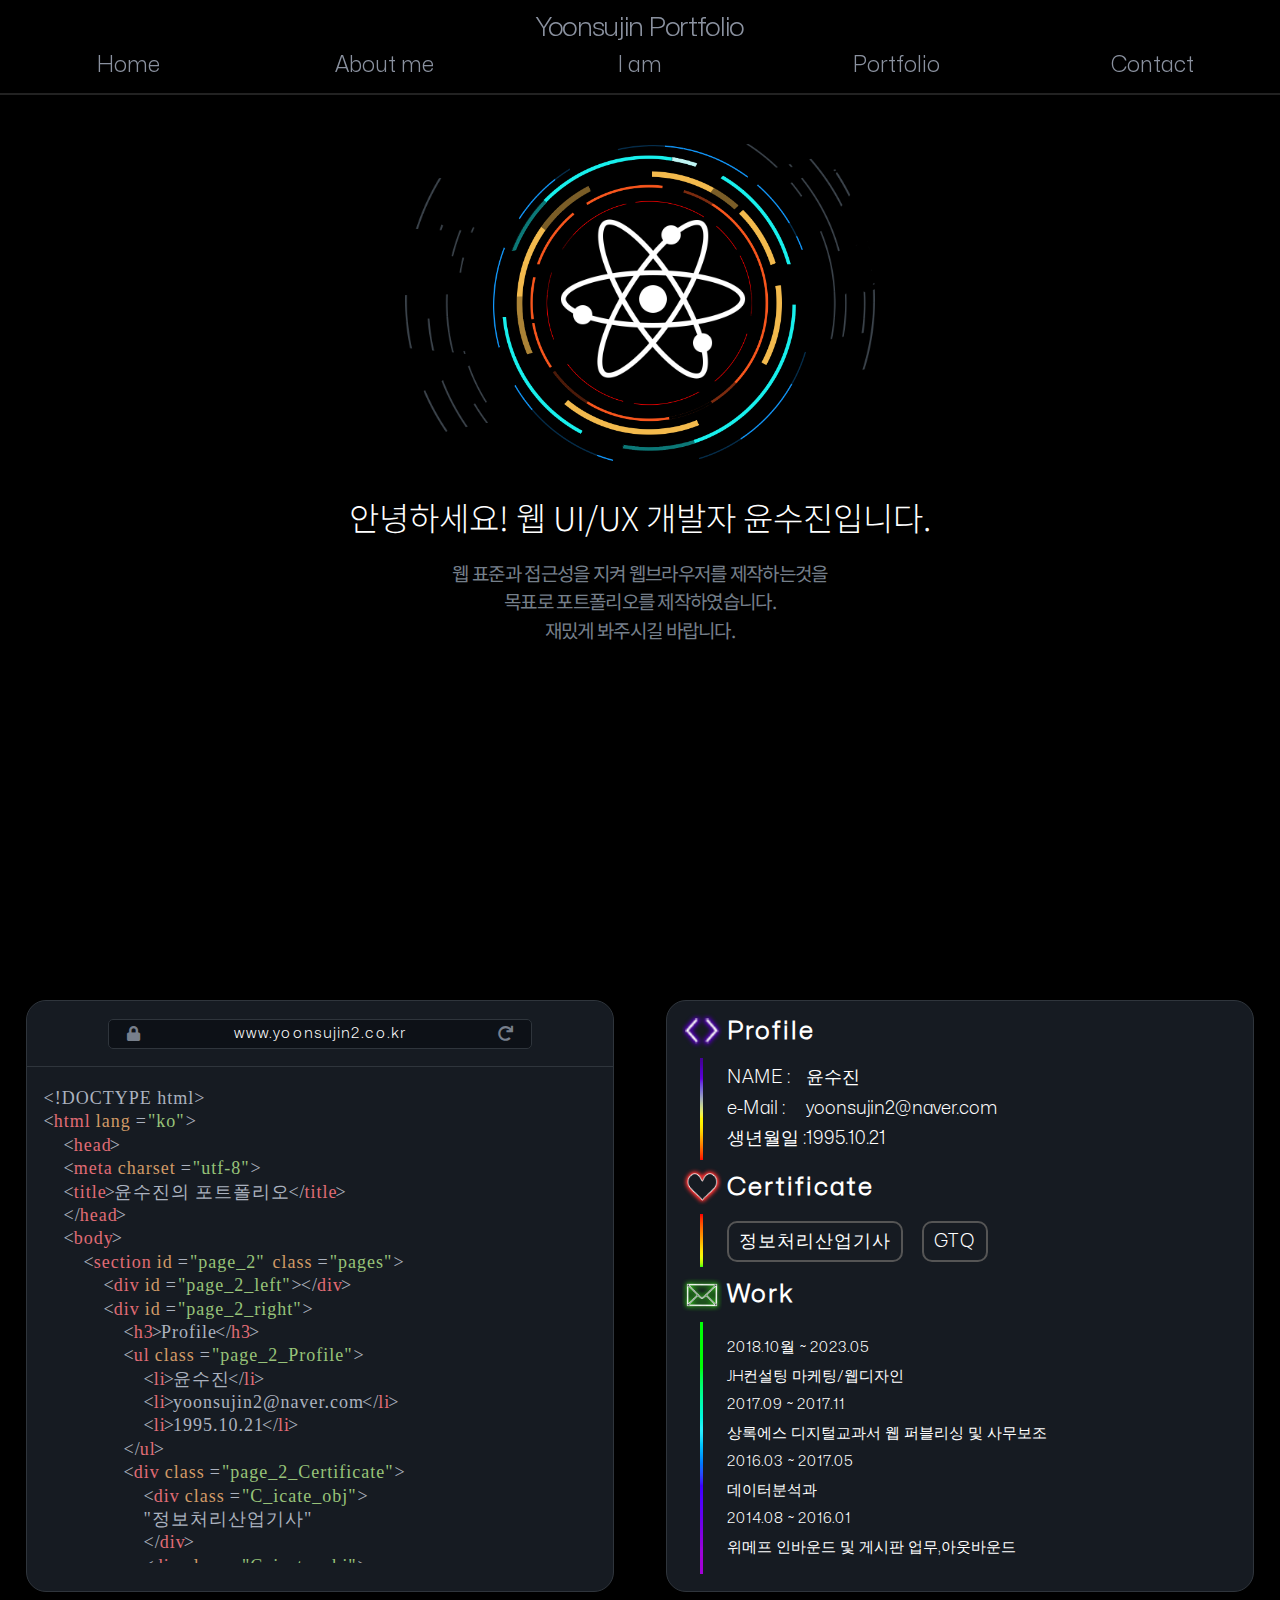
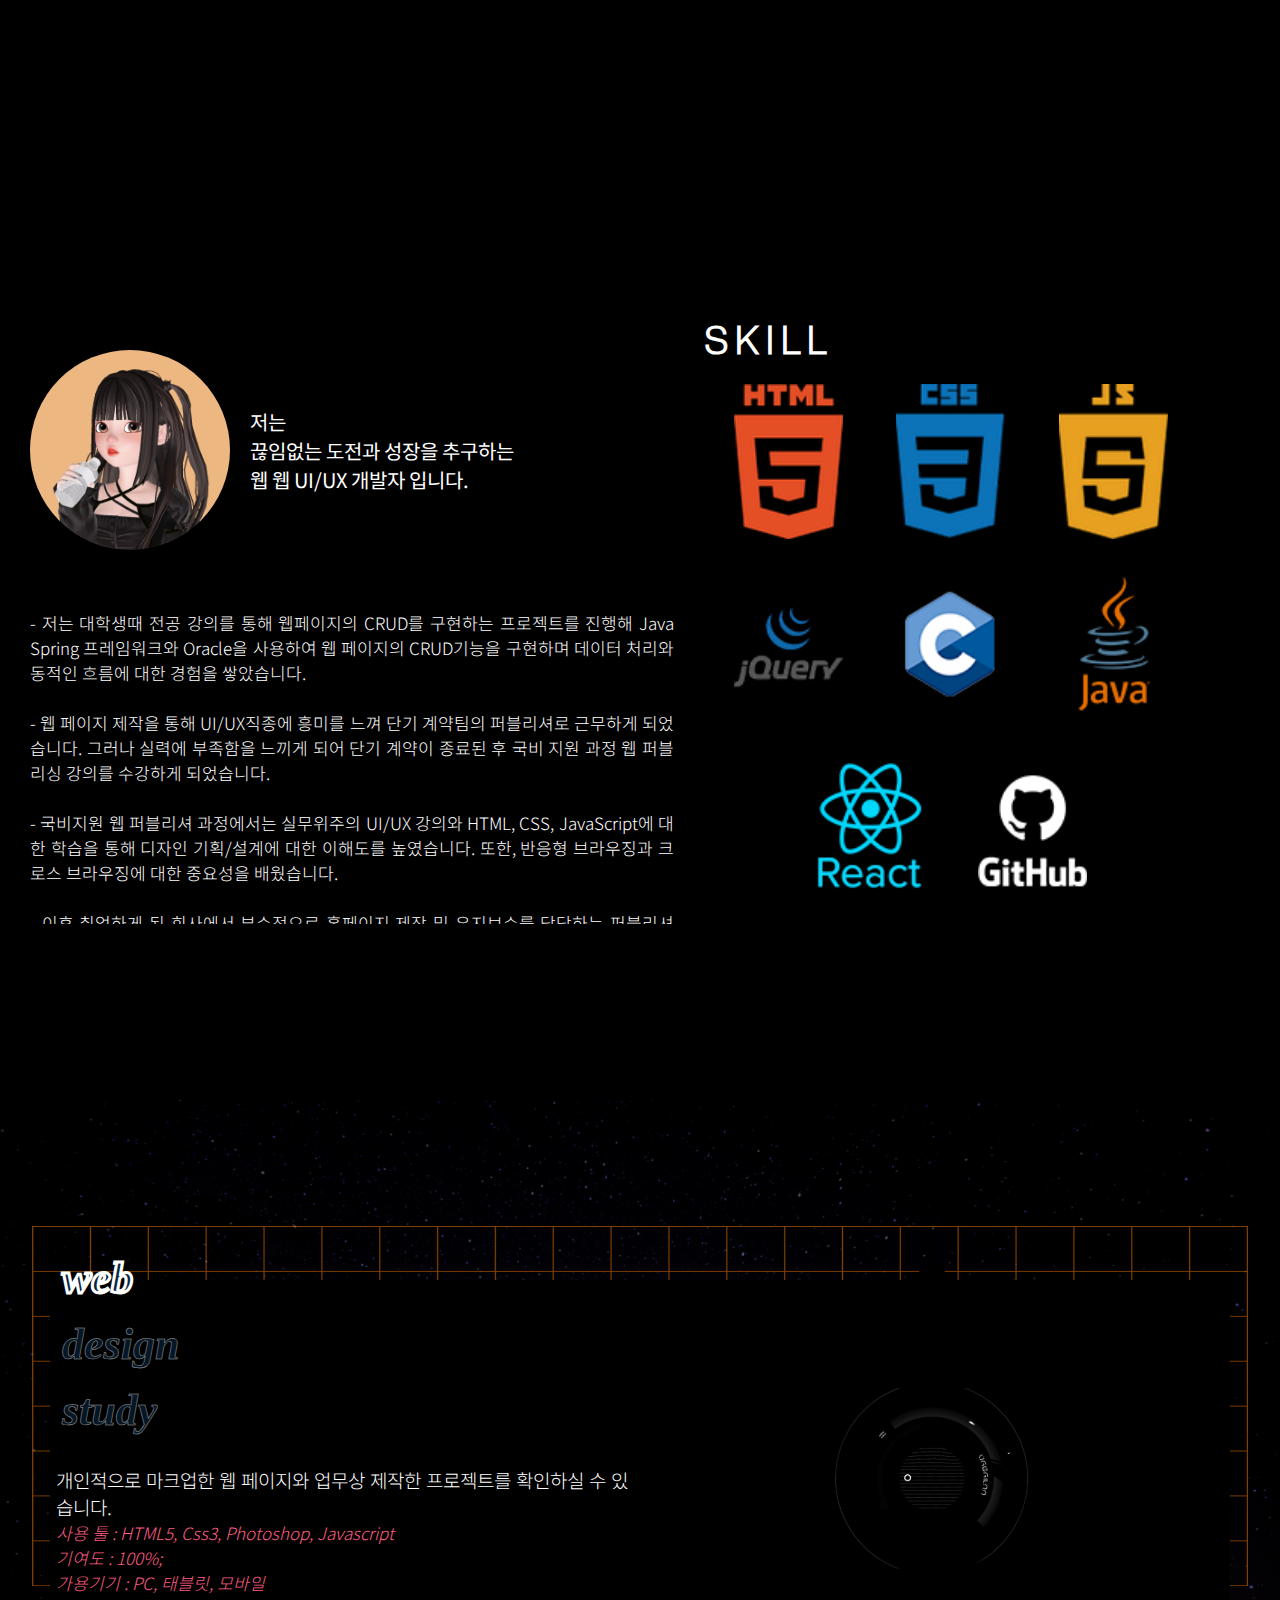
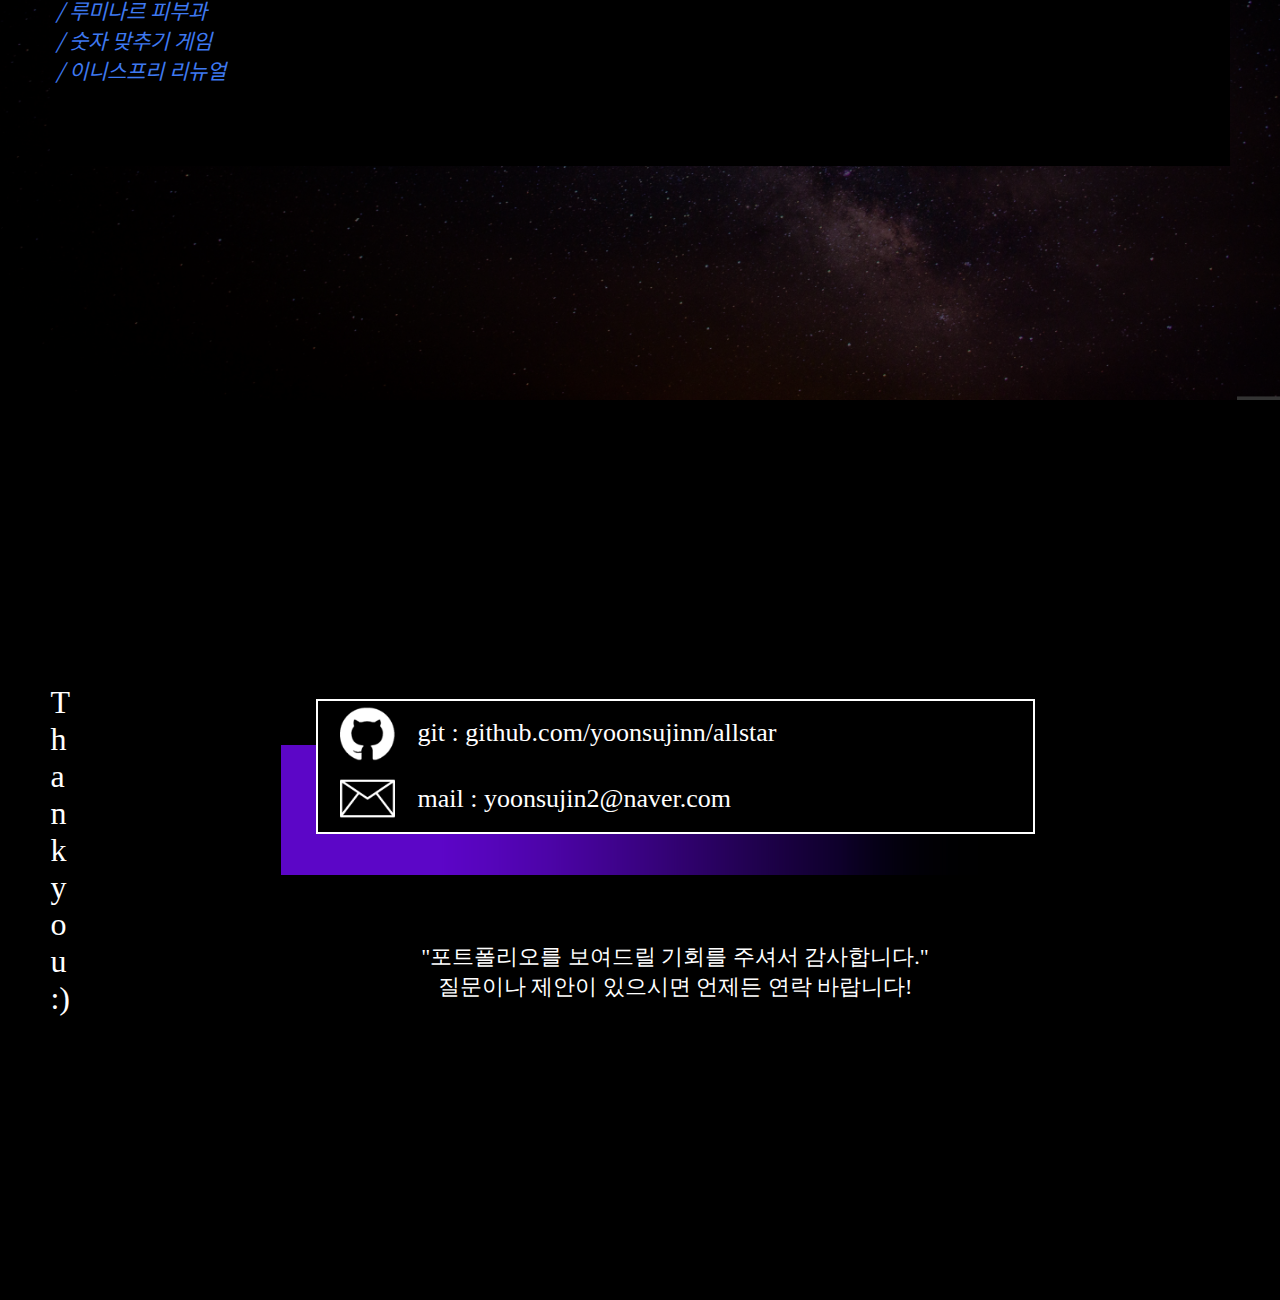
<file: index.html>
<!DOCTYPE html>
<html lang="en" dir="ltr">
  <head>
    <meta charset="utf-8">
    <meta name="viewport" content="width=device-width, initial-scale=1, minimum-scale=1, maximum-scale=1, user-scalable=no">
    <meta property="og:title" content="웹 개발자 윤수진의 포트폴리오입니다.">
    <meta name="subject" content="웹 개발자 윤수진의 포트폴리오입니다.">
    <meta name="description" content="끊임없는 도전과 성장을 추구하는 개발자 윤수진입니다!">
    <meta property="og:description" content="끊임없는 도전과 성장을 추구하는 개발자 윤수진입니다!">
    <link rel="stylesheet" href="https://cdnjs.cloudflare.com/ajax/libs/font-awesome/5.8.2/css/all.min.css">

    <link rel="stylesheet" href="./css/index.css">
    <link rel="stylesheet" href="./css/index_font.css">
    <link rel="stylesheet" href="./css/index_reation.css">
    <script src="https://code.jquery.com/jquery-3.6.0.js"></script>
    <script type="text/javascript" src="./js/jquery.js"></script>
    <title> 웹 개발자 윤수진의 포트폴리오입니다.</title>





  </head>
  <body>
  <div class="page_1_wrap">
    <header>
      <div class="mobile_menu"></div>
        <h2>Yoonsujin Portfolio</h2>
        <ul>
          <li>
            <a class="menu_a" href="#page_1_HOME">Home</a>
          </li>
          <li>
            <a class="menu_a" href="#page_2_about_me">About me</a>
          </li>
          <li>
            <a class="menu_a" href="#page_3_iam">I am</a>
          </li>
          <li>
            <a class="menu_a" href="#page_4_Portfolio">Portfolio</a>
          </li>
          <li>
            <a class="menu_a" href="#page_5_Contact">Contact</a>
          </li>
        </ul>

      <div class="mobile_side_menu">
        <ul>
          <li>
            <a class="menu_a" href="#page_1_HOME">Home</a>
          </li>
          <li>
            <a class="menu_a" href="#page_2_about_me">About me</a>
          </li>
          <li>
            <a class="menu_a" href="#page_3_iam">I am</a>
          </li>
          <li>
            <a class="menu_a" href="#page_4_Portfolio">Portfolio</a>
          </li>
          <li>
            <a class="menu_a" href="#page_5_Contact">Contact</a>
          </li>
        </ul>


      </div>

    </header>


<div class="disign_contaner" id="disign_contaner_1">
  <div class="disign_contaner_nav"></div>
  <div class="disign_contaner_header">
    <h2 class="disign_title">포트폴리오 초기 디자인</h2>
  </div>
  <div class="disign_contaner_X"></div>
  <div class="disign_contaner_body">
    <div class="ttop"></div>
    <img class="disign_contaner_body_con" id="disign_con_4" src="./img/index/design_list_4_con.png" alt="design_list_4_con">
    <img class="disign_contaner_body_con" id="disign_con_3" src="./img/index/design_list_3_con.png" alt="design_list_3_con">
    <img class="disign_contaner_body_con" id="disign_con_2" src="./img/index/design_list_2_con.png" alt="design_list_2_con">
    <img class="disign_contaner_body_con" id="disign_con_1" src="./img/index/design_list_1_con.png" alt="design_list_1_con">
  </div>
</div>


<div class="screen-container">
      <section id="page_1_HOME"  class="pages">
        <div id="page_1_left">
          <div id="mainimgwrap">
            <img id="main_img1" src="./img/index/fnffnbg.png" alt="fnffnbg">
           <img id="main_img2" src="./img/index/fnffn1.png" alt="fnffn1">
            <img id="main_img3" src="./img/index/fnffn2.png" alt="fnffn2">
            <img id="main_img4" src="./img/index/fnffn3.png" alt="fnffn3">
            <img id="main_img5" src="./img/index/fnffn4.png" alt="fnffn4">
            <img id="main_img6" src="./img/index/fnffn5.png" alt="fnffn5">
            <img id="main_img7" src="./img/index/fnffn.png" alt="fnffn">
          </div>

        </div>
        <div id="page_1_right">

          <h2 class="index">
          안녕하세요!<br/>
          웹 UI/UX 개발자<br/>
          윤수진입니다.
          </h2>
          <h2 class="reee">
            안녕하세요!
            웹 UI/UX 개발자
            윤수진입니다.
          </h2>

          <h2></h2>
          <h1>웹 표준과 접근성을 지켜 웹브라우저를 제작하는것을 <br> 목표로
            포트폴리오를 제작하였습니다. <br>
            재밌게 봐주시길 바랍니다.
          </h1>

          <!-- <img src="./img/index/buble.png" alt="buble"> -->
        </div>

      </section>
      <section id="page_2_about_me"  class="pages">

        <div id="page_2_left">

          <div id="page_2_left_wrap">
            <div class="page_2_left_top">
              <div class="topo">
                <i class="fas fa-lock fa-xs" style="color: #777f8b;"></i>
                <div class="urll">
                  www.yoonsujin2.co.kr
                </div>
                <i class="fas fa-redo fa-spin fa-xs" style="color: #777f8b;"></i>
              </div>

            </div>
            <div class="coding_wrap">
              <span class="gray">&lt;!DOCTYPE html&gt;</span><br />

              <!-- html -->
              <span class="gray">&lt;</span>
              <span class="red">html</span>
              <span class="orange">lang</span>
              <span class="gray">=</span>
              <span class="green">"ko"</span>
              <span class="gray">&gt;</span><br />

              <!-- head -->
              <span class="tab gray">&lt;</span>
              <span class="red">head</span>
              <span class="gray">&gt;</span><br />

              <!-- metacharset -->
              <span class="tab gray">&lt;</span>
              <span class="red">meta</span>
              <span class="orange">charset</span>
              <span class="gray">=</span>
              <span class="green">"utf-8"</span>
              <span class="gray">&gt;</span><br />


              <!-- <title> -->
              <span class="tab gray">&lt;</span>
              <span class="red">title</span>
              <span class="gray">&gt;</span>
              <span class="gray">윤수진의 포트폴리오</span>
              <!-- </title> -->
              <span class=" gray">&lt;/</span>
              <span class="red">title</span>
              <span class="gray">&gt;</span><br />

              <!-- head_end -->
              <span class="tab gray">&lt;/</span>
              <span class="red">head</span>
              <span class="gray">&gt;</span><br />
              <!-- body -->
              <span class="tab gray">&lt;</span>
              <span class="red">body</span>
              <span class="gray">&gt;</span>
              <br />

              <!-- section -->
              <span class="tab2 gray">&lt;</span>
              <span class="red">section</span>
              <span class="orange">id</span>
              <span class="gray">=</span>
              <span class="green">"page_2"</span>
              <span class="orange">class</span>
              <span class="gray">=</span>
              <span class="green">"pages"</span>
              <span class="gray">&gt;</span><br />

              <!-- div1 page_2_left -->
              <span class="tab3 gray">&lt;</span>
              <span class="red">div</span>
              <span class="orange">id</span>
              <span class="gray">=</span>
              <span class="green">"page_2_left"</span>
              <span class="gray">&gt;</span>
              <span class="tab1 gray">&lt;/</span>
              <span class="red">div</span>
              <span class="gray">&gt;</span><br />



              <!-- div3 page_2_right -->
              <span class="tab3 gray">&lt;</span>
              <span class="red">div</span>
              <span class="orange">id</span>
              <span class="gray">=</span>
              <span class="green">"page_2_right"</span>
              <span class="gray">&gt;</span><br />

              <!-- h3 -->
              <span class="tab4 gray">&lt;</span>
              <span class="red">h3</span>
              <span class="gray">&gt;</span>
              <span class="gray">Profile</span>
              <span class=" gray">&lt;/</span>
              <span class="red">h3</span>
              <span class="gray">&gt;</span><br />
              <!-- ul -->
              <span class="tab4 gray">&lt;</span>
              <span class="red">ul</span>
              <span class="orange">class</span>
              <span class="gray">=</span>
              <span class="green">"page_2_Profile"</span>
              <span class="gray">&gt;</span><br />

              <!-- li -->
              <span class="tab5 gray">&lt;</span>
              <span class="red">li</span>
              <span class="gray">&gt;</span>
              <span class="gray">윤수진</span>
              <span class=" gray">&lt;/</span>
              <span class="red">li</span>
              <span class="gray">&gt;</span><br />
              <span class="tab5 gray">&lt;</span>
              <span class="red">li</span>
              <span class="gray">&gt;</span>
              <span class="gray">yoonsujin2@naver.com</span>
              <span class=" gray">&lt;/</span>
              <span class="red">li</span>
              <span class="gray">&gt;</span><br />
              <span class="tab5 gray">&lt;</span>
              <span class="red">li</span>
              <span class="gray">&gt;</span>
              <span class="gray">1995.10.21</span>
              <span class=" gray">&lt;/</span>
              <span class="red">li</span>
              <span class="gray">&gt;</span><br />
              <!-- ul end-->
              <span class="tab4 gray">&lt;/</span>
              <span class="red">ul</span>
              <span class="gray">&gt;</span><br />

              <!-- page_2_Certificate -->
              <span class="tab4 gray">&lt;</span>
              <span class="red">div</span>
              <span class="orange">class</span>
              <span class="gray">=</span>
              <span class="green">"page_2_Certificate"</span>
              <span class="gray">&gt;</span><br />

              <!-- C_icate_obj -->
              <span class="tab5 gray">&lt;</span>
              <span class="red">div</span>
              <span class="orange">class</span>
              <span class="gray">=</span>
              <span class="green">"C_icate_obj"</span>
              <span class="gray">&gt;</span><br />
              <span class="tab5 gray">"정보처리산업기사"</span><br />
              <!-- C_icate_obj end-->
              <span class="tab5 gray">&lt;/</span>
              <span class="red">div</span>
              <span class="gray">&gt;</span><br />

              <!-- C_icate_obj -->
              <span class="tab5 gray">&lt;</span>
              <span class="red">div</span>
              <span class="orange">class</span>
              <span class="gray">=</span>
              <span class="green">"C_icate_obj"</span>
              <span class="gray">&gt;</span><br />
              <span class="tab5 gray">"GTQ"</span><br />
              <!-- C_icate_obj end-->
              <span class="tab5 gray">&lt;/</span>
              <span class="red">div</span>
              <span class="gray">&gt;</span><br />

              <!-- page_2_Certificate end-->
              <span class="tab4 gray">&lt;/</span>
              <span class="red">div</span>
              <span class="gray">&gt;</span><br />



              <!-- div3 page_2_right end-->
              <span class="tab3 gray">&lt;/</span>
              <span class="red">div</span>
              <span class="gray">&gt;</span><br />

              <!-- section end -->
              <span class="tab2 gray">&lt;/</span>
              <span class="red">section</span>
              <span class="gray">&gt;</span><br />

              <!-- body_end -->
              <span class="tab gray">&lt;/</span>
              <span class="red">body</span>
              <span class="gray">&gt;</span><br />
              <!-- html_end -->
              <span class="gray">&lt;/</span>
              <span class="red">html</span>
              <span class="gray">&gt;</span>

            </div>
            <!-- doctype -->




          </div>
        </div>
        <div id="page_2_right">
          <div id="page_2_right_wrap">

            <img class="page_2_icon" src="./img/index/page_2_icon1.png" alt="page_2_icon1">
            <h3>Profile</h3>
            <img class="page_2_icon_line" id="page_2_icon_line_1"src="./img/index/page_2_icon_line1.png" alt="page_2_icon1">
            <ul class="page_2_Profile">
              <li class="profile_li">NAME : </li>
              <li class="profile_li">윤수진</li>
              <li class="profile_li">e-Mail : </li>
              <li class="profile_li">yoonsujin2@naver.com</li>
              <li class="profile_li">생년월일 : </li>
              <li class="profile_li">1995.10.21</li>
            </ul>


            <img class="page_2_icon" src="./img/index/page_2_icon2.png" alt="page_2_icon2">
            <h3>Certificate</h3>
            <img class="page_2_icon_line" id="page_2_icon_line_2" src="./img/index/page_2_icon_line2.png" alt="page_2_icon_line2">
            <div class="page_2_Certificate">
              <div class="c_icate_obj">정보처리산업기사</div>
              <div class="c_icate_obj">GTQ</div>
            </div>
            <img class="page_2_icon" src="./img/index/page_2_icon4.png" alt="page_2_icon4">

            <h3>Work</h3>
            <img class="page_2_icon_line" id="page_2_icon_line_3" src="./img/index/page_2_icon_line3.png" alt="page_2_icon_line3">
            <ul class="page_2_work">
              <li>2018.10월 ~ 2023.05</li>
              <li> JH컨설팅 마케팅/웹디자인</li>
              <li>2017.09  ~ 2017.11 </li>
              <li>상록에스 디지털교과서 웹 퍼블리싱 및 사무보조</li>
              <li>2016.03 ~ 2017.05</li>
              <li>데이터분석과</li>
              <li>2014.08 ~ 2016.01 </li>
              <li> 위메프 인바운드 및 게시판 업무,아웃바운드</li>
            </ul>
          </div>
        </div>
      </section>

      <section id="page_3_iam"  class="pages">
        <div id="page_3_left_top">
          <div class="sujin_wrap"></div>
          <div id="page_3_left_span_1">
            <p>저는</p>
            <p>끊임없는 도전과 성장을 추구하는</p>
            <p>웹 웹 UI/UX  개발자 입니다. </p>
          </div>
        </div>

         <div id="page_3_left_footer">
          <span id="page_3_left_span_2">
            - 저는 대학생때 전공 강의를  통해  웹페이지의 CRUD를 구현하는 프로젝트를 진행해 Java Spring 프레임워크와 Oracle을 사용하여 웹 페이지의 CRUD기능을 구현하며 데이터 처리와 동적인 흐름에 대한 경험을 쌓았습니다.
            <br><br>
            - 웹 페이지 제작을 통해 UI/UX직종에 흥미를 느껴  단기 계약팀의 퍼블리셔로 근무하게 되었습니다. 그러나 실력에 부족함을 느끼게 되어 단기 계약이 종료된 후 국비 지원 과정 웹 퍼블리싱 강의를 수강하게 되었습니다.
            <br><br>
            - 국비지원 웹 퍼블리셔 과정에서는 실무위주의 UI/UX 강의와 HTML, CSS, JavaScript에 대한 학습을 통해 디자인 기획/설계에 대한 이해도를 높였습니다. 또한, 반응형 브라우징과 크로스 브라우징에 대한 중요성을 배웠습니다.
            <br><br>
            - 이후 취업하게 된 회사에서  부수적으로 홈페이지 제작 및 유지보수를 담당하는 퍼블리셔 업무를 병행하며 개발자로서의 업무 프로세스를 파악하고 기초적인 프로그래밍과 소프트웨어 이론을 공부하기 위해 정보처리산업기사 자격증을 취득했습니다.
            <br><br>
            개발자 직무는 팀원들과의 협업능력이 중요합니다. 저는 웹 UI/UX 개발직무와 많이 소통하게 되는 디자이너, 퍼블리셔, 백엔드 개발에 대한 경험과 다양한 직종에서의 경험을 통해 다양한 관점으로 소통할 수 있는 개발자가 될 수 있다고 자신합니다.

          </span>
        </div>

          <div id="page_3_right">
            <h3>SKILL</h3>
            <div class="page_3_right_tag">
              <div class="skill_obj" id="html5">
                <div class="skill_obj_before" id="html5_before">
                <span class="per">95%</span>
                <span class="before_1">대부분의 마크업을 능숙하게 해냅니다.</span>
                </div>
              </div>

              <div class="skill_obj" id="h_css3">
                <div class="skill_obj_before" id="css_before">
                  <span class="per">95%</span>
                  <span class="before_1">대부분의 디자인을 구현할 수 있습니다.</span>
                </div>
              </div>

              <div class="skill_obj" id="javascript">
                <div class="skill_obj_before" id="javascript_before">
                <span class="per">70%</span>
                <span class="before_1">네비게이션 등 간단한 기능을 구현할 수 있습니다.</span>
                </div>
              </div>

              <div class="skill_obj" id="h_jquery">
                <div class="skill_obj_before" id="jquer_before">
                <span class="per">60%</span>
                <span class="before_1">간단한 기능을 제이쿼리로 구현할 수 있습니다.</span>
                </div>
              </div>

              <div class="skill_obj" id="c_lan">
                <div class="skill_obj_before" id="c_lan_before">
                <span class="per">50%</span>
                <span class="before_1">c언어의 간단한 프로그램을 작성할 수 있으며 포인터 개념을 이해합니다.</span>
                </div>
              </div>

              <div class="skill_obj" id="java_lan">
                <div class="skill_obj_before" id="java_before">
                <span class="per">40%</span>
                <span class="before_1">JAVA의 기본적인 문법과 객체상속에 대해서 대략적으로 숙지하고 있습니다. </span>
                </div>
              </div>
              <div class="skill_obj" id="react">
                <div class="skill_obj_before" id="react_before">
                <span class="per">30%</span>
                <span class="before_1">기본 개념과 사용법을 입문단계로 이해하고 있습니다. </span>
                </div>
              </div>
              <div class="skill_obj" id="git">
                <div class="skill_obj_before" id="git_before">
                <span class="per">30%</span>
                <span class="before_1">git을 활용하여 소스코드의 변경사항을 체계적으로 관리할 수 있습니다.  </span>
                </div>
              </div>
            </div>
          </div>
      </section>

      <section id="page_4_Portfolio"  class="pages">
        <div id="rec_1">
          <div id="rec_2"></div>
          <ul class="Portfolio_list">
              <li id="page_4_li_1" class="page_4_li active_1">web</li>
              <li id="page_4_li_2" class="page_4_li">design</li>
              <li id="page_4_li_3" class="page_4_li">study</li>
          </ul>

          <!-- 미리보기 이미지 div  -->
          <a id="rec_3_wrap" href="#page_4" target="_blank">
            <div id="rec_3"></div>
          </a>
          <!-- 웹 web  -->
          <div id="rec_4_right_1" class="rec_4_right active3 " >
            <p class="active_3" id="rec_4_right_2_active_1">
              개인적으로 마크업한 웹 페이지와 업무상 제작한 프로젝트를 확인하실 수 있습니다.
            </p>
            <span id="rec_4_right_span_1">사용 툴 : HTML5, Css3, Photoshop, Javascript</span>
            <span id="rec_4_right_span_2">기여도 : 100%;</span>
            <span id="rec_4_right_span_3">가용기기 : PC, 태블릿, 모바일</span>


            <ul class="Portfolio_list">
                <li id="web_list_1" class="potfolio_list ">/ 루미나르 피부과</li>
                <li id="web_list_2" class="potfolio_list ">/ 숫자 맞추기 게임</li>
                <li id="web_list_3" class="potfolio_list ">/ 이니스프리 리뉴얼</li>
            </ul>
          </div>
          <!-- 디자인 design -->
          <div id="rec_4_right_2" class="rec_4_right " >
            <p class="active_3" id="rec_4_right_2_active_2">
              직접 디자인하여 제작한 이미지입니다. 마케팅업무를 위해 제작한 이미지와 포트폴리오 작업C 필요한 이미지들을 제작하였습니다.
            </p>
            <span>
              사용 툴 : Photoshop <br>
              기여도 : 100%;<br>
            </span>
            <ul class="Portfolio_list">
                <li id="design_list_1" class="potfolio_list">/ 병원 이미지 작업 </li>
                <li id="design_list_2" class="potfolio_list">/ 뷰티포스팅</li>
                <li id="design_list_3" class="potfolio_list">/ 포트폴리오</li>
                <li id="design_list_4" class="potfolio_list">/ 이니스프리 리뉴얼</li>
            </ul>
          </div>
          <!-- 스터디 study -->
          <div id="rec_4_right_3" class="rec_4_right" >
            <p class="active_3" id="rec_4_right_2_active_3">
            웹 UI/UX 개발 직무를 준비하며 공부한 내용들을 정리했습니다.
            복습이 편리하도록 심플한 레이아웃으로 마크업한것이 특징입니다.
            </p>
            <span>
              사용 툴 : HTML5, Css3, Photoshop, Javascript <br>
              기여도 : 100%;<br>
              가용기기 : PC, 태블릿
            </span>
            <ul>
                <li id="study_list_1" class="potfolio_list">/ #Html,css,Js</li>
                <li id="study_list_2" class="potfolio_list">/ #C, Java, SoftWare,Database,Network</li>
            </ul>
          </div>
        </div>

      </section>

      <section id="page_5_Contact" class="pages">
          <span>T</br>h</br>a</br>n</br>k</br>y</br>o</br>u</br>:)</br> </span>
        <div class="page_5_left">
          <div class="page_5_con">

            <a href="https://github.com/yoonsujinn" target="_blank">
              <img src="./img/index/atom_logo.png" alt="atom_logo">
              <p>git : github.com/yoonsujinn/allstar</p>
            </a>

            <a href="mailto:yoonsujin2@naver.com">
              <img src="./img/index/letter_logo.png" alt="letter_logo">
              <p>mail : yoonsujin2@naver.com</p>
            </a>

            <a id="phon_logo" href="E-mail:yoonsujin2@naver.com">
              <img src="./img/index/phon_logo.png" alt="phon_logo">
            </a>
          </div>

          <div class="page_5_con_before"></div>
          <h3>Thank you :)</h3>
          <h2>
            "포트폴리오를 보여드릴 기회를 주셔서 감사합니다."<br>
            질문이나 제안이 있으시면 언제든 연락 바랍니다!
          </h2>

        </div>
      </section>
</div>
    </div>




  </body>
</html>
</file>
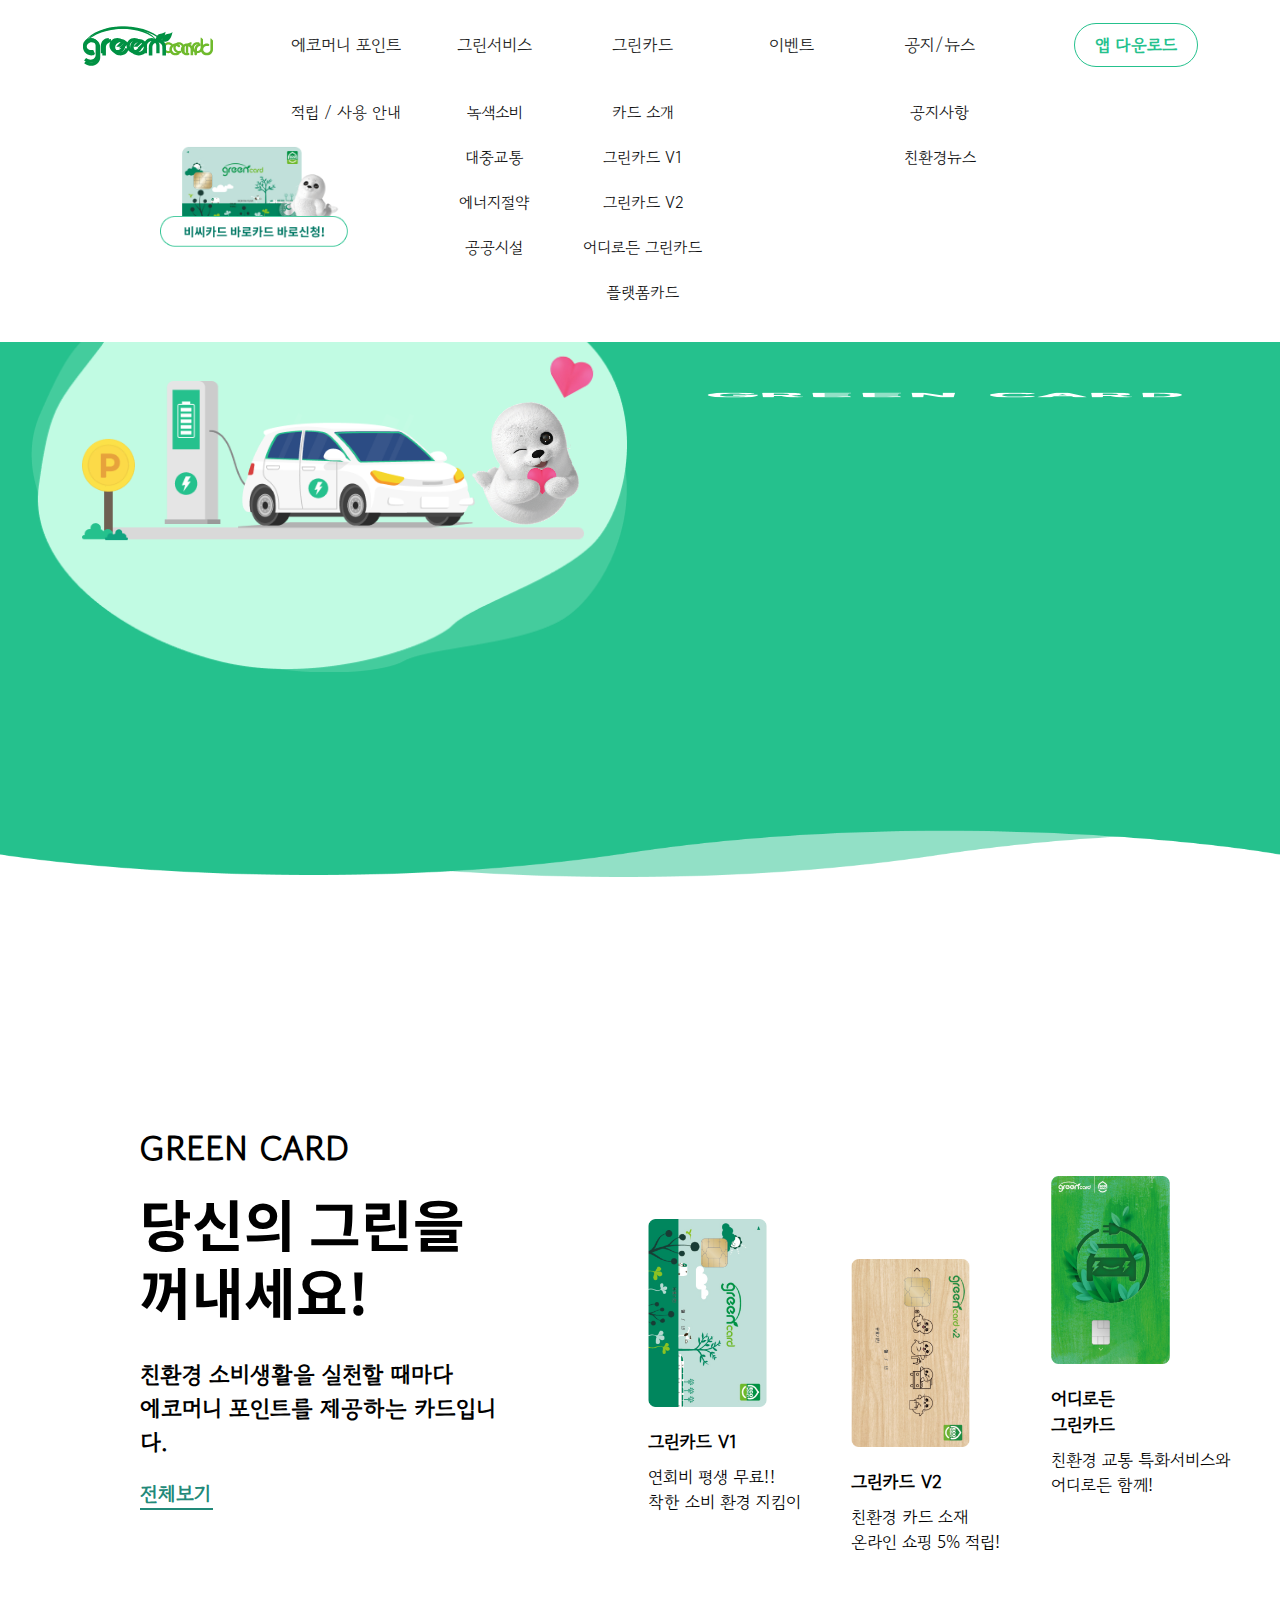
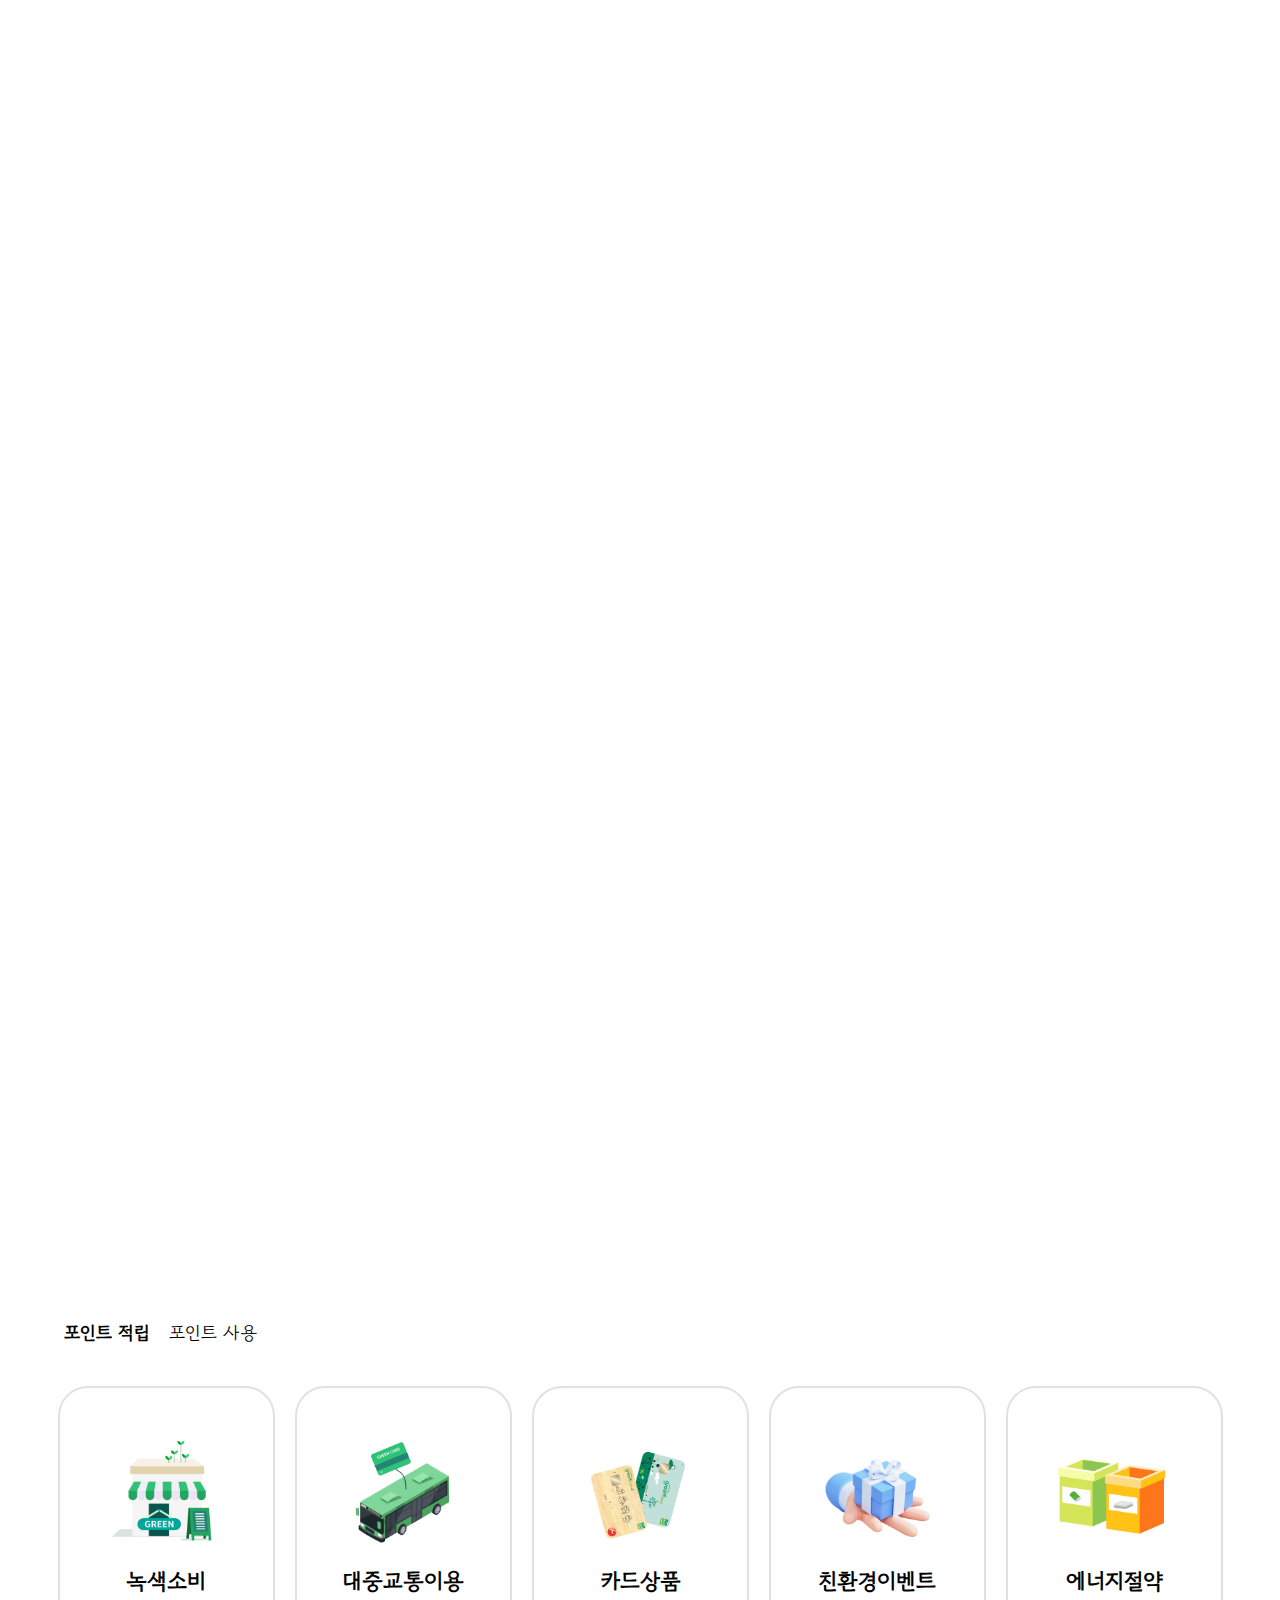
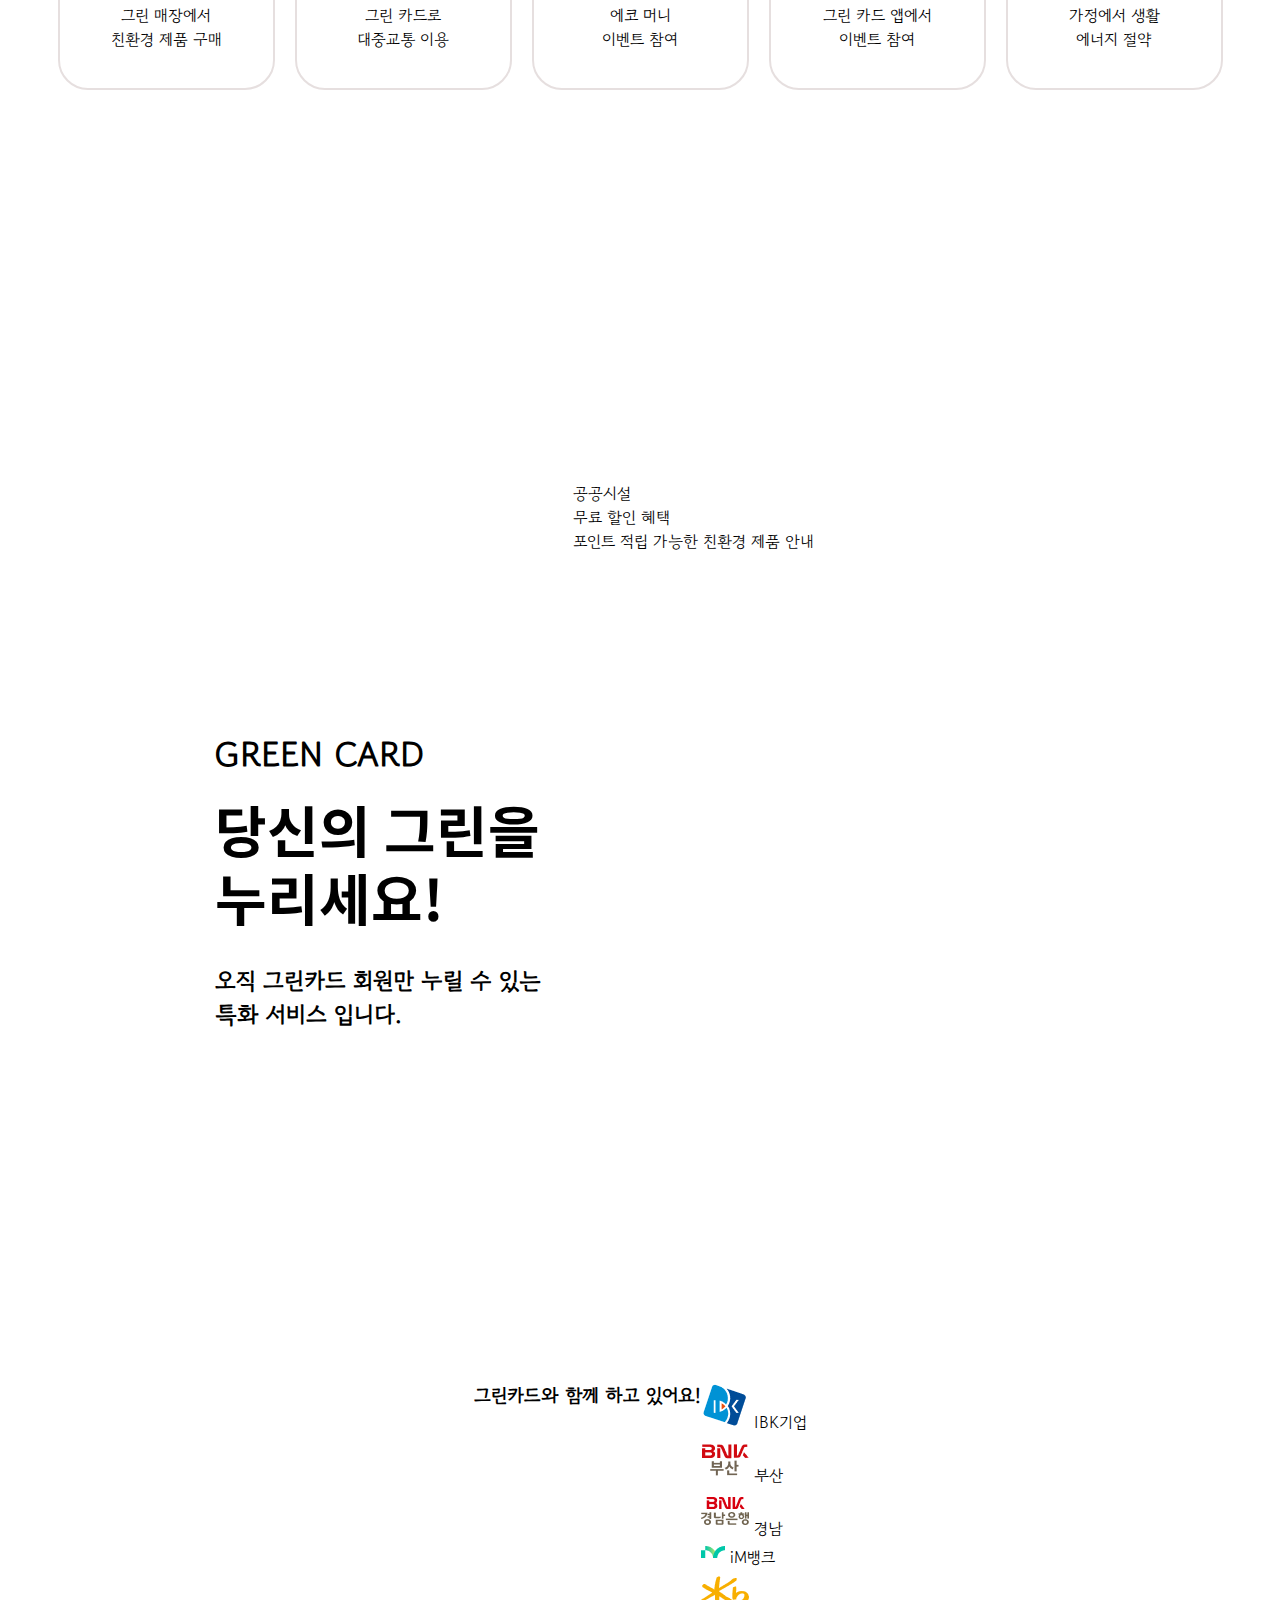
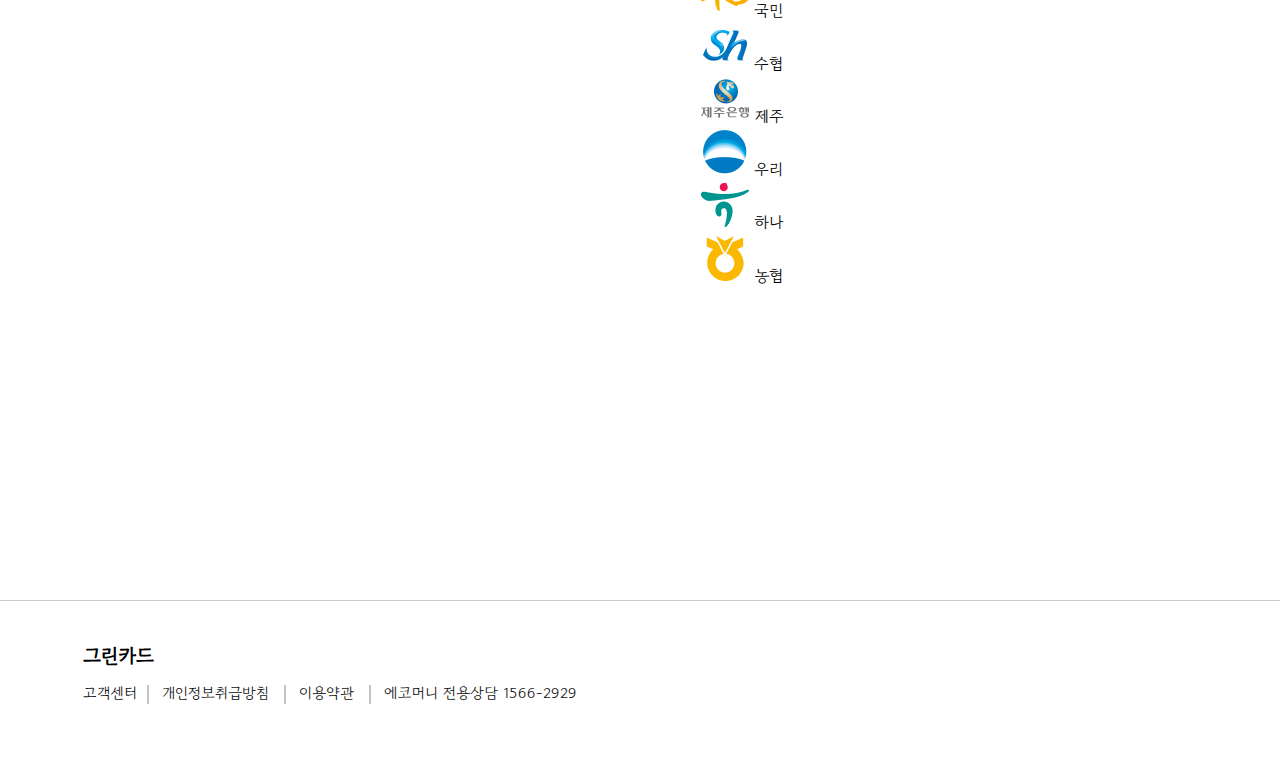
<file: greenCard.html>
<!DOCTYPE html>
<html lang="en">
<head>
    <meta charset="UTF-8">
    <meta name="viewport" content="width=device-width, initial-scale=1.0">
    <title>그린카드윤수진</title>
    <link rel="preconnect" href="https://fonts.googleapis.com">
    <link rel="preconnect" href="https://fonts.gstatic.com" crossorigin>
    <link href="https://fonts.googleapis.com/css2?family=Gowun+Dodum&display=swap" rel="stylesheet">
    <link href="https://fonts.googleapis.com/css2?family=Noto+Sans+KR:wght@100..900&display=swap" rel="stylesheet">
    <link rel="stylesheet" href="./css/greenCard_headerFooter.css">
    <link rel="stylesheet" href="./css/greenCard.css">
    
  </head>
<body>
    <div class="skip">
        <a href="#greenCardContent"> 본문 바로가기</a>
    </div>
    <header>
        <nav>
            <h1 class="headerLogo">
                <a href="#">
                    <img src="./images/logo.svg" alt="헤더로고">
                </a>
            </h1>
            <ul class="mainMenu">
                <li class="child" ><a href="">에코머니 포인트</a>
                    <ul class="innerUl">
                        <li><a href="" >적립 / 사용 안내</a></li>
                    </ul>
                </li>
                <li class="child"><a href="">그린서비스</a>
                    <ul class="innerUl">
                        <li><a href="">녹색소비</a></li>
                        <li><a href="">대중교통</a></li>
                        <li><a href="">에너지절약</a></li>
                        <li><a href="">공공시설</a></li>
                    </ul>
                </li>
                <li class="child"><a href="">그린카드</a>
                    <ul class="innerUl">
                        <li><a href="">카드 소개</a></li>
                        <li><a href="">그린카드 V1</a></li>
                        <li><a href="">그린카드 V2</a></li>
                        <li><a href="">어디로든 그린카드</a></li>
                        <li><a href="">플랫폼카드</a></li>
                    </ul>
                </li>
                <li class="child"><a href="">이벤트</a></li>
                <li class="child"><a href="">공지/뉴스</a>
                    <ul class="innerUl">
                        <li><a href="">공지사항</a></li>
                        <li><a href="">친환경뉴스</a></li>
                    </ul>
                </li>

                <div class="head_bottomCover">
                    <div class="headerImgCover">
                        <a href="#">
                            <div class="headerImg"></div>
                        </a>
                    </div>
                </div>  

            </ul>
            <div class="navApp"><a href="">앱 다운로드</a>
        </nav>
        
    </header>
    <section id="greenCardContent"class="section_1">
        <div class="sectionWrap">
            <article>
                <div class="leftImg">
                    <div class="leftMoveBg leftMoveBg_3"></div>
                    <div class="leftChar"></div>
                    <div class="leftCharObj_1"></div>
                    <div class="leftCharObj_2"></div>
                </div>
    
            </article>
            <article class="section1_right">
                <div class="rightTitleWrap">
                    <div class="rightTitle_1 rightTitle"></div>
                    <div class="rightTitle_2 rightTitle"></div>
                    <div class="rightTitle_3 rightTitle"></div>
                    <div class="rightTitle_4 rightTitle"></div>
                    <div class="rightTitle_5 rightTitle"></div>
                    <div class="rightTitle_6 rightTitle"></div>
                    <div class="rightTitle_7 rightTitle"></div>
                    <div class="rightTitle_8 rightTitle"></div>
                    <div class="rightTitle_9 rightTitle"></div>
                    <div class="rightTitle_10 rightTitle"></div>
                </div>
                <em>환경을 사랑하는 마음 혜택으로 돌려받으세요</em>
                <div class="rightApp">앱 다운로드</div>
            </article>

        </div>
        
        <div class="section_1_bottom">
            <div class="bottom_1_1"></div>
            <div class="bottom_1_2"></div>
        </divs>
    </section>
    <section class="section_2">
        <div class="sectionWrap">
            <div class="section2_left">
                <p>GREEN CARD</p>
                <b>당신의 그린을<br/>
                    꺼내세요!</b>
                <strong>친환경 소비생활을 실천할 때마다<br/>
                    에코머니 포인트를 제공하는 카드입니다.</strong>
                <a href="">전체보기</a>
            </div>
            <div class="section2_right">
                <div class="cardIntroWrap">
                    <div class="cardIntroImg"></div>
                    <b>그린카드 V1</b>
                    <p>연회비 평생 무료!!<br/>착한 소비 환경 지킴이 </p>
                </div>
                <div class="cardIntroWrap">
                    <div class="cardIntroImg"></div>
                    <b>그린카드 V2</b>
                    <p>친환경 카드 소재<br/>온라인 쇼핑 5% 적립! </p>
                </div>
                <div class="cardIntroWrap">
                    <div class="cardIntroImg"></div>
                    <b>어디로든<br/>그린카드</b>
                    <p>친환경 교통 특화서비스와<br/>어디로든 함께!</p>
                </div>
            </div>
        </div>
    </section>
    <section class="section_3">
        <div class="sectionWrap">
            <p class="section3_headText "></p>
            <p class="section3_mainText"></p>
            <div class="section3_ImgWrap">
                <div class="section3_ImgObjs obj_1"></div>
                <div class="section3_ImgObjs obj_2">
                    <div class="rightPlay"></div>
                    <div class="rightPlay"></div>
                    <div class="rightPlay"></div>
                    <div class="rightPlay"></div>
                    <div class="rightPlay"></div>
                    <div class="rightPlay"></div>
                    <div class="rightPlay_2"></div>
                </div>
                <div class="section3_ImgObjs obj_3"></div>
                <div class="section3_ImgObjs obj_4"></div>
                <div class="section3_ImgObjs obj_5"></div>

            </div>
        </div>

    </section>
    <section class="section_4">
        <div class="section_4_wrap">
            <ul class="section4_head">
                <li class="on">포인트 적립</li>
                <li>포인트 사용</li>
            </ul>
            <div class="section4_body on">
                <div class="pointSave">
                    <div class="pointSaveImg"></div>
                    <div class="pointTitle">녹색소비</div>
                    <div class="pointmainText">그린 매장에서<br/>친환경 제품 구매</div>
                </div>
                <div class="pointSave">
                    <div class="pointSaveImg"></div>
                    <div class="pointTitle">대중교통이용</div>
                    <div class="pointmainText">그린 카드로<br/>대중교통 이용</div>
                </div>
                <div class="pointSave">
                    <div class="pointSaveImg"></div>
                    <div class="pointTitle">카드상품</div>
                    <div class="pointmainText">에코 머니<br/>이벤트 참여</div>
                </div>

                <div class="pointSave">
                    <div class="pointSaveImg"></div>
                    <div class="pointTitle">친환경이벤트</div>
                    <div class="pointmainText">그린 카드 앱에서<br/> 이벤트 참여</div>
                </div>

                <div class="pointSave">
                    <div class="pointSaveImg"></div>
                    <div class="pointTitle">에너지절약</div>
                    <div class="pointmainText">가정에서 생활<br/>에너지 절약</div>
                </div>


            </div>
            <div class="section4_body">
                <div class="pointSave">
                    <div class="pointSaveImg"></div>
                    <div class="pointTitle">BC TOP 포인트 전환
                    </div>
                    <div class="pointmainText">1포인트 이상
                        보유 시 전환 가능</div>
                </div>
                <div class="pointSave">
                    <div class="pointSaveImg"></div>
                    <div class="pointTitle">현금전환
                    </div>
                    <div class="pointmainText">1,000 포인트 이상
                        보유 시 전환 가능</div>
                </div>
                <div class="pointSave">
                    <div class="pointSaveImg"></div>
                    <div class="pointTitle">결제대금 차감
                    </div>
                    <div class="pointmainText">이동통신요금,
                        대중교통 결제</div>
                </div>
                <div class="pointSave">
                    <div class="pointSaveImg"></div>
                    <div class="pointTitle">친환경 기부
                    </div>
                    <div class="pointmainText">1,000 포인트 이상
                        보유 시 기부 가능</div>
                </div>
                <div class="pointSave">
                    <div class="pointSaveImg"></div>
                    <div class="pointTitle">에코머니 교환
                    </div>
                    <div class="pointmainText">다양한 제휴사 쿠폰으로
                        교환 가능
                        </div>
                </div>
                <div class="pointSave">
                    <div class="pointSaveImg"></div>
                    <div class="pointTitle"></div>
                    <div class="pointmainText"></div>
                </div>  
            </div>
        </div>
    </section>
    <section class="section_5">
        <div class="section5_left">
            <p>GREEN CARD</p>
            <b>당신의 그린을<br/>
                누리세요!</b>
            <strong>오직 그린카드 회원만 누릴 수 있는<br/>
                특화 서비스 입니다.</strong>
        </div>
        <div class="section5_right">
            <div class="sc5_slideLeft">공공시설<br/>무료 할인 혜택</div>
            <div class="sc5_slideCenter">포인트 적립 가능한 친환경 제품 안내</div>
            <div class="sc5_slideRight"></div>
            </div>
        </div>


    </section>
    <section class="section6">
        <h3>그린카드와 함께 하고 있어요!</h3>
        <div class="biglogos">
            <div class="biglogo"></div>
            <div class="biglogo"></div>
            <div class="biglogo"></div>
        </div>
        <div class="smallLogos">
            <div class="smallLogo ibkbank">
                <img src="./images/icon/icon-bank-ibk.png" alt="">
                IBK기업</div>
            <div class="smallLogo busan">
                <img src="./images/icon/icon-bank-bnk-b.png" alt="">
                부산</div>
            <div class="smallLogo gyeongnam">
                <img src="./images/icon/icon-bank-bnk-k.png" alt="">
                경남</div>
            <div class="smallLogo imbank">
                <img src="./images/icon/icon-bank-im.png" alt="">
                iM뱅크</div>
            <div class="smallLogo kukmin">
                <img src="./images/icon/icon-bank-kb.png" alt="">
                국민</div>
            <div class="smallLogo suhyup">
                <img src="./images/icon/icon-bank-sh.png" alt="">
                수협</div>
            <div class="smallLogo jeju">
                <img src="./images/icon/icon-bank-jeju.png" alt="">
                제주</div>
            <div class="smallLogo woori">
                <img src="./images/icon/icon-bank-woori.png" alt="">
                우리</div>
            <div class="smallLogo hana">
                <img src="./images/icon/icon-bank-hana.png" alt="">
                하나</div>
            <div class="smallLogo nonghyup">
                <img src="./images/icon/icon-bank-nh.png" alt="">
                농협</div>
        </div>



    </section>
    <footer>
        <div class="footContainer">
            <h1>그린카드</h1>
            <ul>
                <li><a href="">고객센터</a></li>
                <li><a href="">개인정보취급방침</a></li>
                <li><a href="">이용약관</a></li>
                <li><a href="">에코머니 전용상담 1566-2929</a></li>
            </ul>
        </div>
    
    </footer>

    <div class="popupContainer">
        <ul>
            <li class="popupPages appDownPop">
                <div class="appDownWrap">
                    <div class="appDownHeader">
                        <button>×</button>
                        <h1>에코라이프의 시작! 그린카드와 함께 하세요!</h1>
                    </div>
                    <div class="appDownBody">
                        <div class="left">
                            <strong>스토어 다운로드</strong>
                            <div class="appDownButton">
                                <div class="appLogoImg"></div>
                                <span>Google Play</span>
                            </div>
                            <div class="appDownButton">
                                <div class="appLogoImg"></div>
                                <span>App Store</span>
                            </div>
                        </div>
                        <div class="right">
                            <strong>QR코드 다운로드</strong>
                            <div class="AppdownQR"></div>
                        </div>
                    </div>
                </div>

            </li>
        </ul>
    </div>
    
</body>
<script src="./greenCard.js"></script>
<!-- <script src="./greenCard copy.js"></script> -->


<script>

    

</script>


</html>
</file>
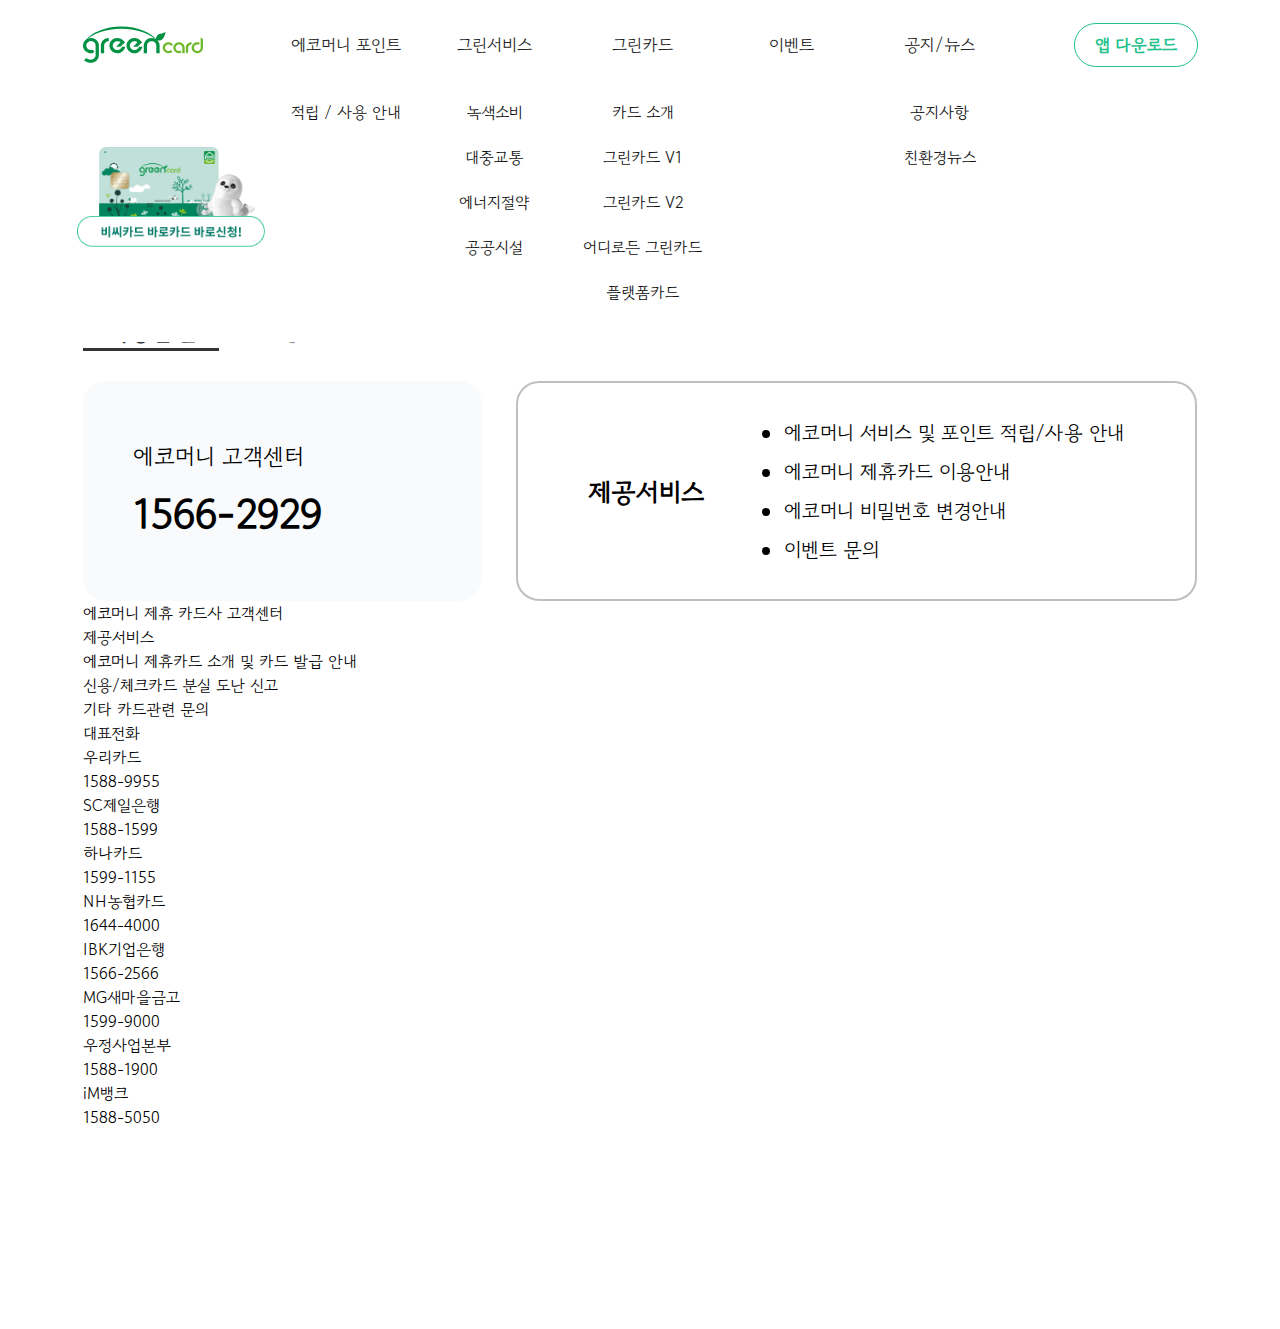
<file: greenCard_2.html>
<!DOCTYPE html>
<html lang="en">
<head>
    <meta charset="UTF-8">
    <meta name="viewport" content="width=device-width, initial-scale=1.0">
    <title>그린카드윤수진</title>
    <link rel="preconnect" href="https://fonts.googleapis.com">
    <link rel="preconnect" href="https://fonts.gstatic.com" crossorigin>
    <link href="https://fonts.googleapis.com/css2?family=Gowun+Dodum&display=swap" rel="stylesheet">
    <link href="https://fonts.googleapis.com/css2?family=Noto+Sans+KR:wght@100..900&display=swap" rel="stylesheet">
    <link rel="stylesheet" href="./greenCard_2.css">
    
  </head>
<body>
    <div class="skip">
        <a href="#greenCardContent"> 본문 바로가기</a>
    </div>
    <header>
        <nav>
                <div class="headerLogo" >
                    <a class="logoLink"href="#"></a>
                </div>
            <ul class="mainMenu">
                <li class="child" ><a href="">에코머니 포인트</a>
                    <ul class="innerUl">
                        <li><a href="" >적립 / 사용 안내</a></li>
                    </ul>
                </li>
                <li class="child"><a href="">그린서비스</a>
                    <ul class="innerUl">
                        <li><a href="">녹색소비</a></li>
                        <li><a href="">대중교통</a></li>
                        <li><a href="">에너지절약</a></li>
                        <li><a href="">공공시설</a></li>
                    </ul>
                </li>
                <li class="child"><a href="">그린카드</a>
                    <ul class="innerUl">
                        <li><a href="">카드 소개</a></li>
                        <li><a href="">그린카드 V1</a></li>
                        <li><a href="">그린카드 V2</a></li>
                        <li><a href="">어디로든 그린카드</a></li>
                        <li><a href="">플랫폼카드</a></li>
                    </ul>
                </li>
                <li class="child"><a href="">이벤트</a></li>
                <li class="child"><a href="">공지/뉴스</a>
                    <ul class="innerUl">
                        <li><a href="">공지사항</a></li>
                        <li><a href="">친환경뉴스</a></li>
                    </ul>
                </li>

                <div class="head_bottomCover">
                    <div class="headerImg"></div>
                </div>

            </ul>
            <div class="navApp"><a href="">앱 다운로드</a>
        </nav>
        
    </header>

    <section>
        <div class="sectionWrap">
            <h1>고객센터</h1>
            <ul class="contTopMenu">
                <li class="on"><a href="#">고객상담센터</a></li>
                <li ><a href="#">FAQ</a></li>
            </ul>
        </div>
        <div class="custContent custContent_1">
            <div class="sectionWrap">
                <div class="custCon_Top">
                    <div class="left">
                        <p>에코머니 고객센터</p>
                        <p>1566-2929</p>
                    </div>
                    <div class="right">
                        <div class="rightTitle">제공서비스</div>
                        <div class="rightCon">
                            <ul>
                                <li>에코머니 서비스 및 포인트 적립/사용 안내</li>
                                <li>에코머니 제휴카드 이용안내</li>
                                <li>에코머니 비밀번호 변경안내</li>
                                <li>이벤트 문의</li>
                            </ul>
                            <!-- <details>
                                <summary>오늘의 환율</summary>
                                <ul>
                                    <li>달러($) : 1,135.90</li>
                                    <li>유로(€) : 1,284.08</li>
                                    <li>엔(￥) : 1,014.88</li>
                                </ul>
                            </details> -->
                        </div>
                    </div>
                </div>
                <div class="custCon_Cetner">
                    <div class="center_title">에코머니 제휴 카드사 고객센터</div>
                    <ul>
                        <p>제공서비스</p>
                        <li>에코머니 제휴카드 소개 및 카드 발급 안내</li>
                        <li>신용/체크카드 분실 도난 신고</li>
                        <link>기타 카드관련 문의</link>
                    </ul>
                    <p>대표전화</p>  
                    <div class="gridBox">
                        <div>
                            <p>우리카드</p>
                            <p>1588-9955</p>
                        </div>
                        <div>
                            <p>SC제일은행</p>
                            <p>1588-1599</p>
                        </div>
                        <div>
                            <p>하나카드</p>
                            <p>1599-1155</p>
                        </div>
                        <div>
                            <p>NH농협카드</p>
                            <p>1644-4000</p>
                        </div>
                        <div>
                            <p>IBK기업은행</p>
                            <p>1566-2566</p>
                        </div>
                        <div>
                            <p>MG새마을금고</p>
                            <p>1599-9000</p>
                        </div>
                        <div>
                            <p>우정사업본부</p>
                            <p>1588-1900</p>
                        </div>
                        <div>
                            <p>iM뱅크</p>
                            <p>1588-5050</p>
                        </div>

                    </div> 
                </div>
            </div>
        </div>
    </section>




    
</body>
<!-- <script src="./greenCard copy.js"></script> -->


<script>

    

</script>


</html>
</file>
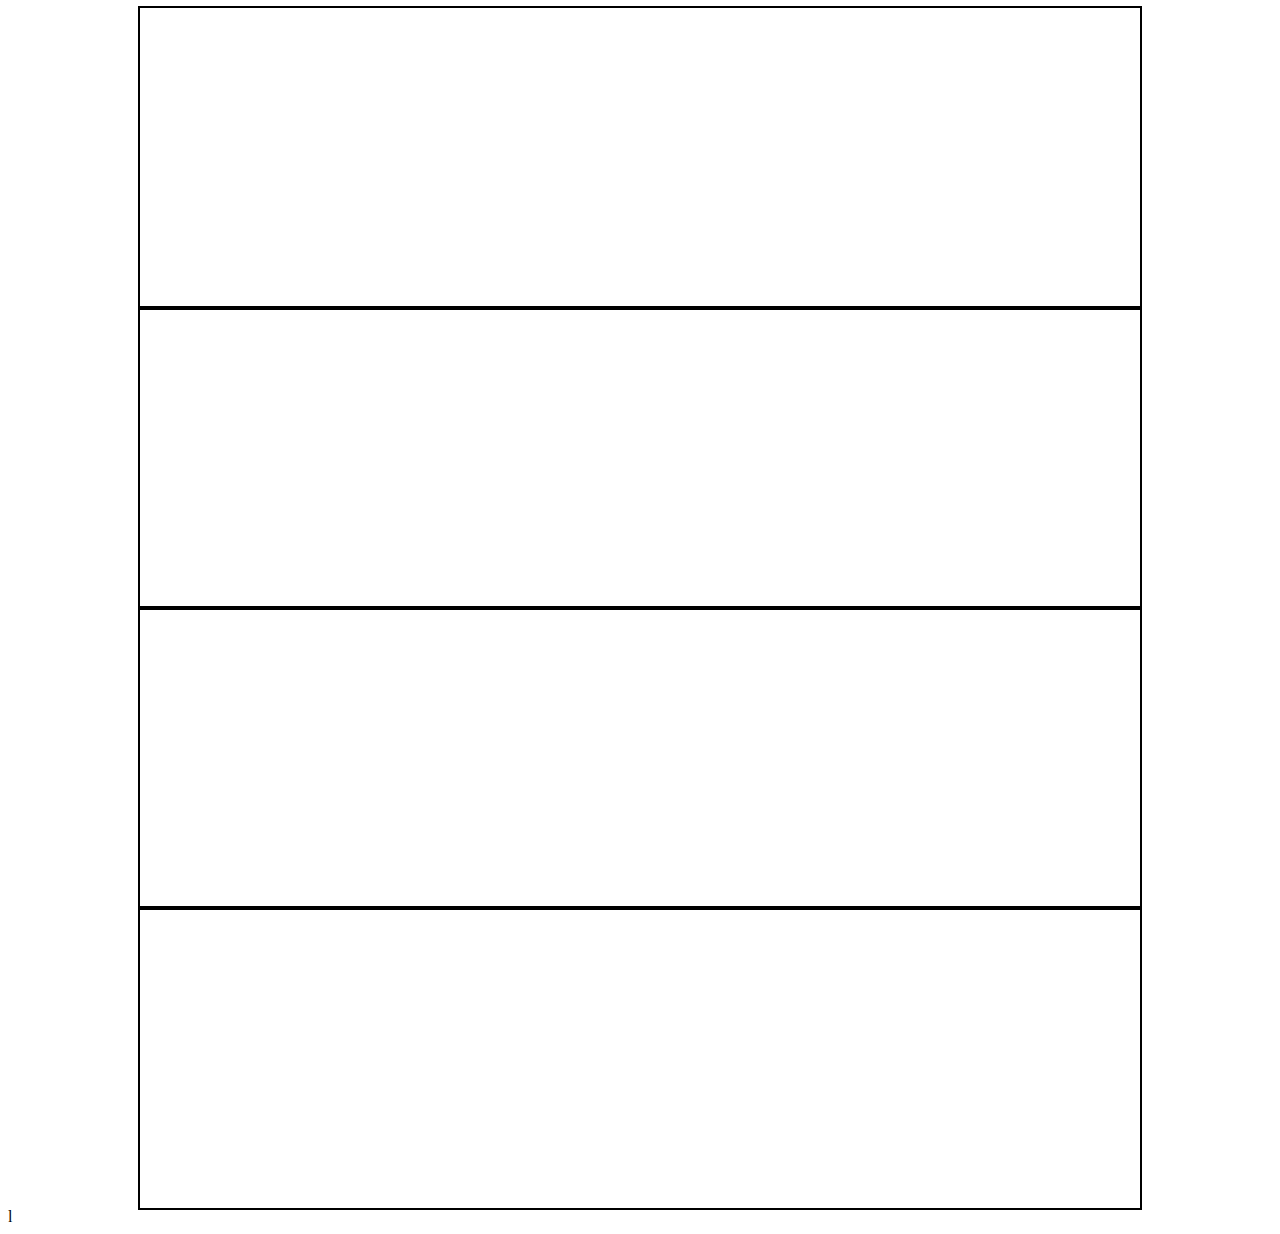
<file: zzz.html>
<!DOCTYPE html>
<html lang="en">
<head>
    <meta charset="UTF-8">
    <meta name="viewport" content="width=device-width, initial-scale=1.0">
    <title>Document</title>
</head>
<style>
    .wrap{
        width: 100%;
    }
    header, 
    nav,
    section,
    footer {
        width: 1000px;
        height: 300px;
        outline: 2px solid;
        margin: 0 auto;
}
        

</style>

<body>
    <div class="wrap">
        <header></header>
        <nav></nav>
        <section></section>
        <footer></footer>
    </div>

</body>
</html>l
</file>
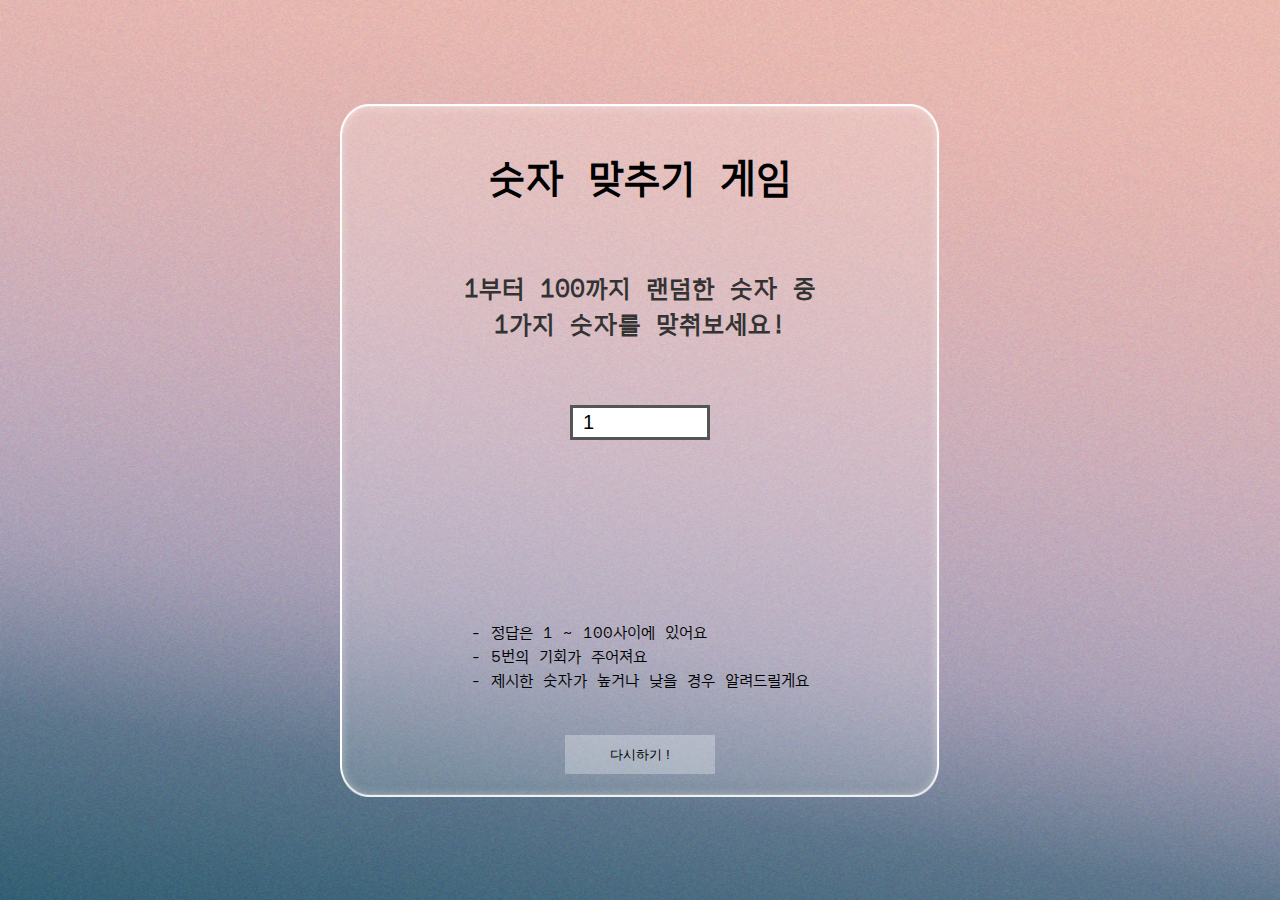
<file: html/game/guess_the_number_game.html>
<!DOCTYPE html>
<html lang="en" dir="ltr">
  <head>
    <meta charset="utf-8">
    <title>숫자 맞추기 게임</title>
    <link rel="stylesheet" href="./css/guess_the_number_game.css">
    <script src="https://ajax.googleapis.com/ajax/libs/jquery/3.5.1/jquery.min.js"></script>
    <script type="text/javascript" src="./js/guess_the_number_game.js"></script>

  </head>
  <body>
    <div class="wrap">
      <h2>숫자 맞추기 게임</h2>
        <h3>1부터 100까지 랜덤한 숫자 중
          <br> 1가지 숫자를 맞춰보세요!</h3>

          <input id="input_11" type="number" value="1" min="1" max="100" onchange='input_1()'/>
          <!-- onkeyup은 키보드가 눌려졌을때 이벤트이다.  -->
          <!-- onchange는 엔터를 누를때 이벤트이다. -->

          <div class="correct_1_1"></div>
          <div class="correct_1"></div>
          <!-- <div class="correct_1_2"></div> -->
          <!-- <div class="correct_1_3"></div> -->

          <div class="correct_2"></div>




        <!-- <div class="correct">
          <p> ? </p>
        </div> -->
        <p class="rule">
          - 정답은 1 ~ 100사이에 있어요<br>
          - 5번의 기회가 주어져요 <br>
          - 제시한 숫자가 높거나 낮을 경우 알려드릴게요<br>
        </p>
        <div class="correct_3">
          <button onClick="window.location.reload()">다시하기 !</button>
        </div>
    </div>

  </body>
</html>
</file>
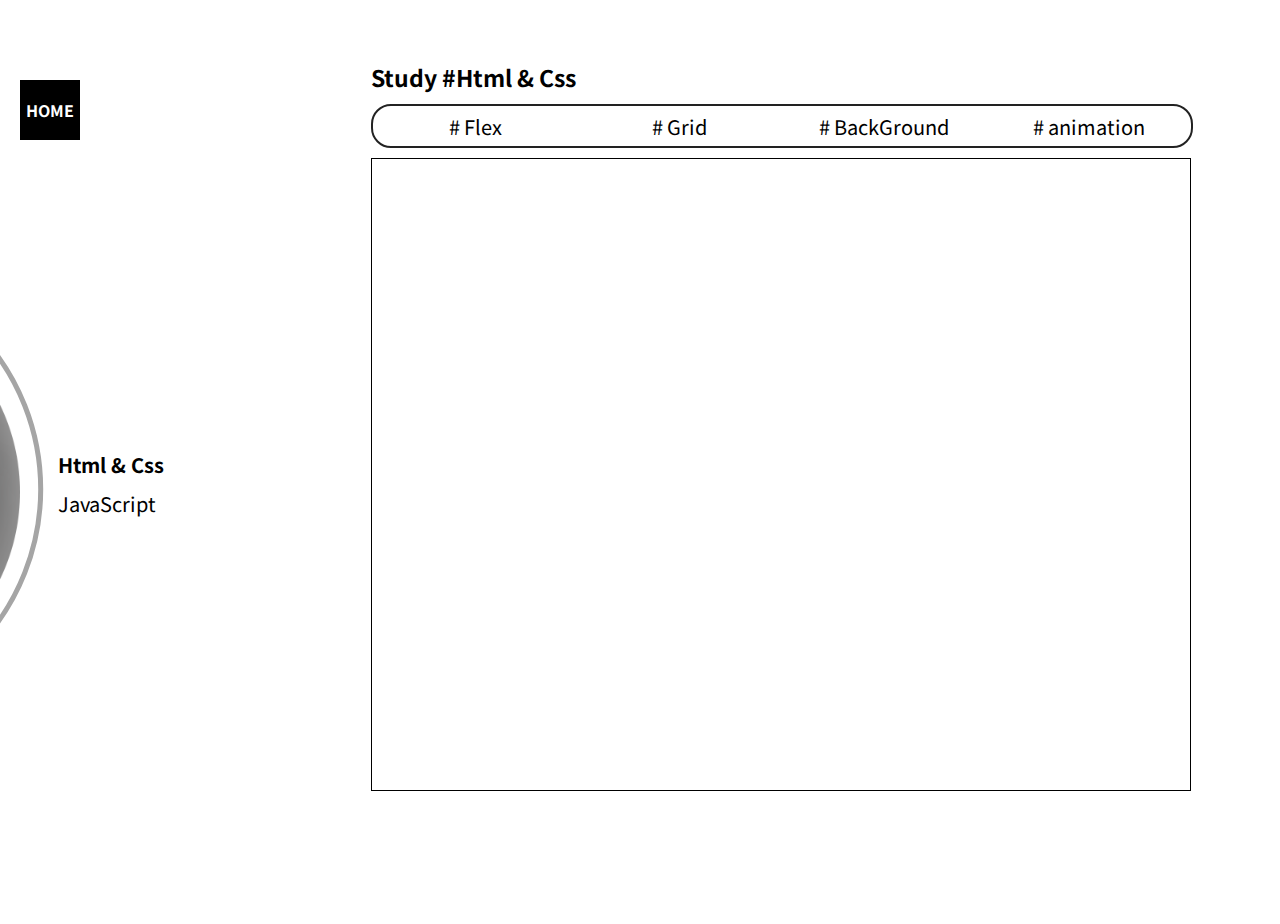
<file: html/study/study_1.html>
<!DOCTYPE html>
<html lang="en" dir="ltr">
  <head>
    <meta charset="utf-8">
    <title>studyPage</title>
    <link rel="stylesheet" href="./study_1.css">
    <script src="https://code.jquery.com/jquery-3.6.0.js"></script>
    <script type="text/javascript" src="./study_1.js"></script>
  </head>
  <body>
    <a class="home" href="../../index.html" target="_blank">HOME</a>


    <section id="left">
      <nav>
        <div class="nav_2">
          <ul>
            <li id="nav_2_li_1" class="nav_2_li active_1">Html & Css</li>
            <li id="nav_2_li_2" class="nav_2_li">JavaScript</li>
          </ul>
        </div>

      </nav>

    </section>
    <section id="right">
      <h2 class="study_title"> Study #Html & Css</h2>

        <ul class="bar active_5" id="bar_1">
          <li class="study_li" id="study_li_1"># Flex</li>
          <li class="study_li" id="study_li_2"># Grid</li>
          <li class="study_li" id="study_li_3"># BackGround</li>
          <li class="study_li" id="study_li_4"># animation</li>
        </ul>
        <ul class="bar" id="bar_2">
          <li class="study_li" id="study_li_5"># JavaScript </li>
          <li class="study_li" id="study_li_6"># Window </li>
          <li class="study_li" id="study_li_7"># Scroll <li>
        </ul>

        <div class="right_con_wrap" id="right_con_wrap_1" >
          <!-- 플렉스 공부 -->
          <div class="right_con" id="right_con_1">
            <div class="scroll_topp"></div>
            <h3>CSS flexible Box</h3>
                <p>
                flex는 요소의 크기가 불분명하거나 동적인 경우에도
                각 요소를 정렬할 수 있는 효율적인 방법을 제공한다.
                <br/>
                플렉스는 2가지의 개념으로 나누어 지며,
                첫번째는 container, 두번째는 items 이다.
                <br/>
                container는 items를 감싸는 부모요소이며,
                각 items를 정렬하기 위해서는 container가 필요하다.
                <br/>
                주의할부분은 container와 item에 적용하는 속성이
                구분되어 있다는 점 이다.<br/><br/>
                  <b>
                  [container] : display / flex-flow / justify-content<br/>
                  [items] : order / flex /align-self </b>
                  <br/><br/>
                등을 사용할 수 있다.
                </p>
                <h3>[Display] - CONTAINER 속성</h3>
            <p>
              display 속성으로 flex container를 정의할 수 있다.<br/>
                <b>
                flex - block 특성의 flex container를 설정,<br/>
                inline-flex - inline 특성의 flex container를 설정
                </b>
              <br/>
                <b style="color:red;">
                *items에는 영향을 주지않는다.
                display 속성은container에만 인라인,블록 속성을 주는것임.*
                </b>
            </p>

            <div class="container_1 container_1_1 container">inline-flex</div>
            <div class="container_1 container_1_1 container">inline-flex</div>
            <div class="container_1 container_1_1 container">inline-flex</div>
            <div class="container_1 container_1_1 container">inline-flex</div>
            <div class="container_1 container_1_2 container">flex</div>
            <div class="container_1 container_1_2 container">flex</div>
            <div class="container_1 container_1_2 container">flex</div>
            <div class="container_1 container_1_2 container">flex</div>


                  <h3>[flex-flow]</h3>
                  <p>
                    <b>flex items의 주 축을 설정하고 imtes의 여러줄 묶음도 설정한다.</b>
                  </p>
                  <p>
                    <b>
                    [flex-direction] : items의 주 축을 설정<br/>
                    [flex-wrap] : items의 여러줄 묶음(줄바꿈) 설정
                    </b>
                    <br/>
                  </p>
                <h2>row : items의 수평축(왼쪽>오른쪽으로 표시) (기본값)</h2>
                  <div class="container_2 container_2_1 container">
                    <div class="items items_1">1</div>
                    <div class="items items_2">2</div>
                    <div class="items items_3">3</div>
                    <div class="items items_4">4</div>
                    <div class="items items_5">5</div>
                    <div class="items items_6">6</div>
                  </div>
                  <h2>row-reverse : items를 row 반대축으로 표시</h2>
                  <div class="container_2 container_2_2 container">
                    <div class="items items_1">1</div>
                    <div class="items items_2">2</div>
                    <div class="items items_3">3</div>
                    <div class="items items_4">4</div>
                    <div class="items items_5">5</div>
                    <div class="items items_6">6</div>
                  </div>

                  <h2>column : items를 수직축(위-아래로) 표시</h2>
                  <div class="container_2 container_2_3 container">
                    <div class="items items_1">1</div>
                    <div class="items items_2">2</div>
                    <div class="items items_3">3</div>
                    <div class="items items_4">4</div>
                    <div class="items items_5">5</div>
                    <div class="items items_6">6</div>
                  </div>


                  <h2>column-reverse : items를 column의 반대축으로 표시</h2>
                  <div class="container_2 container_2_4 container">
                    <div class="items items_1">1</div>
                    <div class="items items_2">2</div>
                    <div class="items items_3">3</div>
                    <div class="items items_4">4</div>
                    <div class="items items_5">5</div>
                    <div class="items items_6">6</div>
                  </div>

                  <p>row값은 items를 수평축으로 표시하므로 주 축이 수평,수직<br/>
                  column은 items를 수직축으로 표시하므로 주 축이 수직, 수평</p>

            <h3>flex-wrap </h3>
            <p>
              items의 여러 줄 묶음 (줄 바꿈) 을 설정합니다.<br/><br/>
              기본적으로 items는 한줄에서만 표시되고 줄바꿈 되지 않음.<br/>
              하지만 flew-wrap옵션 사용시 지정된 크기(width,height)를 무시하고 한 줄 안에서만 가변합니다.<br/>
              items를 줄 바꿈 하려면 <b>wrap</b>을 사용해야 함..<br/>
            </p>

            <h2>nowrap : 모든 items들 을 여러줄로 묶지 않음(한줄표시)</h2>
            <div class="container_3 container_3_1 container">
              <div class="items items_1"></div>
              <div class="items items_2"></div>
              <div class="items items_3"></div>
              <div class="items items_4"></div>
              <div class="items items_5"></div>
              <div class="items items_6"></div>
              <div class="items items_7"></div>
              <div class="items items_8"></div>
              <div class="items items_1"></div>
              <div class="items items_2"></div>
              <div class="items items_3"></div>
              <div class="items items_4"></div>
              <div class="items items_5"></div>
              <div class="items items_6"></div>
              <div class="items items_7"></div>
              <div class="items items_8"></div>
              <div class="items items_4"></div>
              <div class="items items_5"></div>
              <div class="items items_6"></div>
              <div class="items items_7"></div>
              <div class="items items_8"></div>
            </div>

            <h2>wrap : 모든 items들을 여러 줄로 묶음</h2>
            <div class="container_3 container_3_2 container">
              <div class="items items_1"></div>
              <div class="items items_2"></div>
              <div class="items items_3"></div>
              <div class="items items_4"></div>
              <div class="items items_5"></div>
              <div class="items items_6"></div>
              <div class="items items_7"></div>
              <div class="items items_8"></div>
              <div class="items items_1"></div>
              <div class="items items_2"></div>
              <div class="items items_3"></div>
              <div class="items items_4"></div>
              <div class="items items_5"></div>
              <div class="items items_6"></div>
              <div class="items items_7"></div>
              <div class="items items_8"></div>
              <div class="items items_4"></div>
              <div class="items items_5"></div>
              <div class="items items_6"></div>
              <div class="items items_7"></div>
              <div class="items items_8"></div>

            </div>
            <h2>
              wrap-reverse : 모든 items를 wrap의 역 방향으로 여러줄로 묶음
            </h2>
            <div class="container_3 container_3_3 container">
              <div class="items items_1"></div>
              <div class="items items_2"></div>
              <div class="items items_3"></div>
              <div class="items items_4"></div>
              <div class="items items_5"></div>
              <div class="items items_6"></div>
              <div class="items items_7"></div>
              <div class="items items_8"></div>
              <div class="items items_1"></div>
              <div class="items items_2"></div>
              <div class="items items_3"></div>
              <div class="items items_4"></div>
              <div class="items items_5"></div>
              <div class="items items_6"></div>
              <div class="items items_7"></div>
              <div class="items items_8"></div>
              <div class="items items_4"></div>
              <div class="items items_5"></div>
              <div class="items items_6"></div>
              <div class="items items_7"></div>
              <div class="items items_8"></div>
            </div>
            <h3>justify-content</h3>
            <p>주 축의 정렬 방법을 설정합니다.<br/></p>
            <h2>flex-start: items를 시작점으로 정렬.(기본값)</h2>
            <div class="container_2 container_4_1 container">
              <div class="items items_1"></div>
              <div class="items items_2"></div>
              <div class="items items_3"></div>
              <div class="items items_4"></div>
            </div>

            <h2>flex-end: items를 끝점으로 정렬</h2>
            <div class="container_2 container_4_2 container">
              <div class="items items_1"></div>
              <div class="items items_2"></div>
              <div class="items items_3"></div>
              <div class="items items_4"></div>
            </div>

            <h2>center: items를 가운데 정렬</h2>
            <div class="container_2 container_4_3 container">
              <div class="items items_1"></div>
              <div class="items items_2"></div>
              <div class="items items_3"></div>
              <div class="items items_4"></div>
            </div>

            <h2>space-between: 시작 item은 시작점에, 마지막item은 끝점에 정렬되고,<br/>
            나머지 items는 사이에 고르게 정렬됨.</h2>
            <div class="container_2 container_4_4 container">
              <div class="items items_1"></div>
              <div class="items items_2"></div>
              <div class="items items_3"></div>
              <div class="items items_4"></div>
            </div>

            <h2>space-around: 균등한 여백을 포함하여 정렬</h2>
            <div class="container_2 container_4_5 container">
              <div class="items items_1"></div>
              <div class="items items_2"></div>
              <div class="items items_3"></div>
              <div class="items items_4"></div>
            </div>

            <h3>align-content</h3>
            <p>교차축의 정렬 방법을 설정.<br/>
            위/아래 여백을 설정하는 옵션이기 떄문에 flex wrap을 사용하여
            items가 2줄 이상이고 여백이 있을 경우에만 사용 가능.</p>

            <h2>stretch: 교차축을 채우기위해 items를 늘림(기본값)</h2>
            <div class="container_3 container_5_1 container">
              <div class="items items_1"></div>
              <div class="items items_2"></div>
              <div class="items items_3"></div>
              <div class="items items_4"></div>
              <div class="items items_5"></div>
              <div class="items items_6"></div>
              <div class="items items_7"></div>
              <div class="items items_8"></div>
              <div class="items items_9"></div>
              <div class="items items_10"></div>
              <div class="items items_11"></div>
              <div class="items items_9"></div>
              <div class="items items_10"></div>
              <div class="items items_11"></div>
              <div class="items items_9"></div>
              <div class="items items_10"></div>
              <div class="items items_11"></div>

            </div>

            <h2>flex-start: items를 시작점으로 정렬</h2>
            <div class="container_3 container_5_2 container">
              <div class="items items_1"></div>
              <div class="items items_2"></div>
              <div class="items items_3"></div>
              <div class="items items_4"></div>
              <div class="items items_5"></div>
              <div class="items items_6"></div>
              <div class="items items_7"></div>
              <div class="items items_8"></div>
              <div class="items items_9"></div>
              <div class="items items_10"></div>
              <div class="items items_11"></div>
              <div class="items items_1"></div>
              <div class="items items_2"></div>
              <div class="items items_3"></div>
              <div class="items items_4"></div>
              <div class="items items_5"></div>
              <div class="items items_6"></div>
              <div class="items items_7"></div>
              <div class="items items_8"></div>
              <div class="items items_9"></div>

            </div>

            <h2>flex-end: items를 끝점으로 정렬</h2>
            <div class="container_3 container_5_3 container">
              <div class="items items_1"></div>
              <div class="items items_2"></div>
              <div class="items items_3"></div>
              <div class="items items_4"></div>
              <div class="items items_5"></div>
              <div class="items items_6"></div>
              <div class="items items_7"></div>
              <div class="items items_8"></div>
              <div class="items items_9"></div>
              <div class="items items_10"></div>
              <div class="items items_11"></div>
              <div class="items items_1"></div>
              <div class="items items_2"></div>
              <div class="items items_3"></div>
              <div class="items items_4"></div>
              <div class="items items_5"></div>
              <div class="items items_6"></div>
              <div class="items items_7"></div>
              <div class="items items_8"></div>
              <div class="items items_9"></div>
            </div>

            <h2>flex-center: items를 가운데 정렬</h2>
            <div class="container_3 container_5_4 container">
              <div class="items items_1"></div>
              <div class="items items_2"></div>
              <div class="items items_11"></div>
              <div class="items items_7"></div>
              <div class="items items_8"></div>
              <div class="items items_9"></div>
              <div class="items items_10"></div>
              <div class="items items_11"></div>
              <div class="items items_5"></div>
              <div class="items items_3"></div>
              <div class="items items_4"></div>
              <div class="items items_5"></div>
              <div class="items items_6"></div>
              <div class="items items_7"></div>
              <div class="items items_8"></div>
              <div class="items items_9"></div>
              <div class="items items_10"></div>
              <div class="items items_6"></div>
            </div>

            <h2>space-between: 시작 item은 시작점에, 마지막 tem은 끝점에 정렬되고,
              나머지 items는 사이에 고르게 정렬됨</h2>
            <div class="container_3 container_5_5 container">
              <div class="items items_1"></div>
              <div class="items items_2"></div>
              <div class="items items_3"></div>
              <div class="items items_4"></div>
              <div class="items items_5"></div>
              <div class="items items_6"></div>
              <div class="items items_7"></div>
              <div class="items items_8"></div>
              <div class="items items_9"></div>
              <div class="items items_10"></div>
              <div class="items items_11"></div>
              <div class="items items_8"></div>
              <div class="items items_9"></div>
              <div class="items items_10"></div>
              <div class="items items_11"></div>
              <div class="items items_8"></div>
              <div class="items items_9"></div>
              <div class="items items_10"></div>
              <div class="items items_11"></div>
            </div>

            <h2>space-around:items를 균둥한 여백을 포함하여 정렬</h2>

            <div class="container_3 container_5_6 container">
              <div class="items items_1"></div>
              <div class="items items_2"></div>
              <div class="items items_3"></div>
              <div class="items items_4"></div>
              <div class="items items_5"></div>
              <div class="items items_6"></div>
              <div class="items items_7"></div>
              <div class="items items_8"></div>
              <div class="items items_9"></div>
              <div class="items items_10"></div>
              <div class="items items_11"></div>
              <div class="items items_7"></div>
              <div class="items items_8"></div>
              <div class="items items_9"></div>
              <div class="items items_10"></div>
              <div class="items items_11"></div>
              <div class="items items_7"></div>
              <div class="items items_8"></div>
              <div class="items items_9"></div>
              <div class="items items_10"></div>
              <div class="items items_11"></div>
            </div>

            <h3> flex items 옵션</h3>

            <p>
            order : flex item의 순서를 설정<br/>
            flex :  flex-grow, flex shrink, flex-basis의 단축 속성<br/>
            flex-grow : flex item의 증가 너비 비율을 설정<br/>
            flex-shrink : flex imtem의 감소 너비 비율을 설정<br/>
            flex-basis : flex item의 (공간 배분 전) 기본 너비 설정<br/>
            align-center: 교차 축(cross-axis)에서 item의 정렬 방법을 설정<br/>
            </p>

            <h2>order : flex item의 순서를 설정</h2>
            <div class="container_2 container_6 container">
              <div class="items items_1">1</div>
              <div class="items items_2">2</div>
              <div class="items items_3">3</div>
              <div class="items items_4">4</div>
              <div class="items items_5">5</div>
              <div class="items items_6">6</div>
            </div>

            <h2>flex-grow : flex item의 증가 너비 비율을 설정<br/>
            숫자가 커지면 커질수록 박스가 커지는 옵션임.</h2>
            <div class="container_2 container_6_1 container">
              <div class="items items_1">1000</div>
              <div class="items items_2">25</div>
              <div class="items items_3">80</div>
              <div class="items items_4">150</div>
              <div class="items items_5">3</div>
              <div class="items items_6">55</div>
            </div>

            <h2>flex-shrink	 : flex items 감소 너비 비율을 설정<br/>
            숫자가 커지면 커질수록 박스가 작아지는 옵션임.</h2>
            <div class="container_2 container_6_2 container">
              <div class="items items_1">1000</div>
              <div class="items items_2">2000</div>
              <div class="items items_3">30</div>
              <div class="items items_4">500</div>
              <div class="items items_5">200</div>
              <div class="items items_6">88</div>
            </div>

          </div>

          <!-- 그리드 공부 -->
          <div class="right_con" id="right_con_2">
            <div class="scroll_topp2"></div>
            <h3> CSS Grid</h3>
            <p>
              <b>css grid는 2차원 행과 열 의 레이아웃 시스템을
              제공한다.</b><br/><br/>
              <img src="./study_img/grid.jpg" alt="gr"><br/><br/>

              <b>grid container</b>:display:grid를 적용하는 grid의 전체영역<br/>
              grid 컨테이너 안의 요소들이 grid 규칙이 영향을 받아 정렬된다고 생각하면 됨.<br/><br/>


              <b>grid item</b>:grid 컨테이너의 자식요소들.<br/><br/>

              <b>grid track</b>:행(row) 또는 열(column)<br/><br/>

              <b>grid cell</b>:grid의 한 칸을 가리키는 말임.<br/>
              div와 같은 실제 html요소는 그리드아이템이고,<br/>
              grid의 가상의 칸(틀?)임.<br/><br/>

              <b>grid Line</b>:grid셀을 구분하는 선<br/>
              <b>grid number</b>:grid라인의 각 번호<br/>
              <b>grid gap</b>:grid 셀 사이의 간격<br/>
              <b>grid area</b>grid라인으로 둘러쌓인 사각형 영역 / 그리드셀의 집합

            </p>
            <h3>display</h3>
            <p>
            grid container에 필수로 작성해야하는 옵션.<br/>
            <b>grid:</b>block특성의 grid container를 정의<br/>
            <b>inrine-grid:</b>inline 특성의 container를 정의함.
            </p>

            <h3>grid-template-rows</h3>
            <p>
              명시적 행(track) 의 크기를 정의함.<br/>
              line의 이름도 정의할 수 있음.<br/>
              <b>fr</b>:(fraction,공간 비율) 단위를 설정할 수 있음.<br/>
              <b>repeat()</b> 함수를 사용할 수 있음.<br/>
              사용방법은 grid-temokate-columns 와 같음.<br/>
            </p>

            <h2>grid-template-rows/column</h2>
            <h1>grid-template-rows: 50px 30px 60px;</h1>
            <div class="grid_container grid_container_1">
              <div class="grid_items items_1">1</div>
              <div class="grid_items items_2">2</div>
              <div class="grid_items items_3">3</div>
              <div class="grid_items items_4">4</div>
              <div class="grid_items items_5">5</div>
            </div>

            <h2>grid-template-rows:repeat()옵션</h2>
            <p>repeat함수는 repeat(n,nnpx/%); 형식으로 사용</p>
            <h1>		grid-template-rows: repeat(3, 100fr);</h1>
            <div class="grid_container grid_container_2">
              <div class="grid_items items_1">1</div>
              <div class="grid_items items_2">2</div>
              <div class="grid_items items_3">3</div>
            </div>

            <h2>grid-template-rows:repeat()옵션-2</h2>
            <p>
              repeat함수는 2번째 인수를 반복함.
              grid_template_columns:repeat(4,1fr,2fr,3fr) 으로 사용하면<br/>
              1fr 2fr 3fr 1fr 2fr 3fr 1fr 2fr 3fr 1fr 2fr 3fr;<br/>
              위와 같은 반복 가능<br/>
            </p>
            <h1>
              -grid-template-rows: repeat(3, 30px 11px 30px);<br/>
              -grid-template-columns:repeat(3, 40px);
            </h1>
              <div class="grid_container grid_container_3">
                <div class="grid_items items_1">1</div>
                <div class="grid_items items_2">2</div>
                <div class="grid_items items_3">3</div>
                <div class="grid_items items_4">1</div>
                <div class="grid_items items_5">2</div>
                <div class="grid_items items_6">3</div>
                <div class="grid_items items_7">1</div>
                <div class="grid_items items_8">2</div>
                <div class="grid_items items_9">3</div>
              </div>

              <h3>gap , column-gap , gap</h3>
              <p>그리드 셀 사이의 간격을 설정</p>
              <p><b>row-gap:10px - row 간격<br/>
              column-gap:20px - column-gap 간격</b><br/>
              ie에서는 gap의 대체 속성이 없음.
              </p>


                <div class="grid_container grid_container_4">
                  <div class="grid_items items_1"></div>
                  <div class="grid_items items_2"></div>
                  <div class="grid_items items_3"></div>
                  <div class="grid_items items_4"></div>
                  <div class="grid_items items_5"></div>
                  <div class="grid_items items_6"></div>
                  <div class="grid_items items_7"></div>
                  <div class="grid_items items_8"></div>
                  <div class="grid_items items_9"></div>
                </div>

                <h3>grid-template-areas</h3>
                <p>각 영역에 이름을 붙이고 붙인 이름으로 배치할 수 있다.</p>
                <p>
                  grid의 컨테이너에 "grid-template-areas" 속성을 준 뒤 <br>
                  header header header<br>
                  . body .<br>
                  bottom . .<br>
                  3x3일 경우 위 형식으로 구조를 정의 할 수 있다.<br>
                  컨테이너 안의 요소들에게는<br>
                  "grid-area:header","grid-area:body","grid-area:bottom"<br>
                  형식으로 이름을 정의해줘야 한다!<br><br><br>
                  빈 공간은 . 또는 none으로 비워줄 수 있다.
                  <br><br>


              </p>
          </div>
          <!-- 백그라운드 속성 -->
          <div class="right_con" id="right_con_3">
            <div class="scroll_topp3"></div>
            <p>태그의 배경을 지정하는 백그라운드 속성은 쉬운거같으면서 은근히 어렵다.
              border 속성처럼 상세 속성을 한번에 사용할 수 있다.<br/>
              background: yellow url('./images/attach/google.png') no-repeat center center;<br/>
              color / image / repeat / position-y / position-x 순 이다.<br/>
            </p>

            <h3>background 세부 속성</h3>
            <p>
              <b>background-color: </b> 배경의 색상을 지정한다.<br/>
              <b>background-image: </b>배경 이미지를 지정한다. /이미지 경로설정은 url();<br/>

                <b>★ background-position: </b>배경이미지의 위치를 지정한다.<br/>
                  <h2>background-position</h2>
                <p>
                  배경 이미지의 초기 위치를 지정한다.
                  background-position-x(가로), background-position-y(세로)
                  따로따로 지정할 수 있다.
                </p>
                  <p>background-position: top;</p>
                  <div class="backback" id="backback_1"></div>
                  <p>background-position: left;</p>
                  <div class="backback" id="backback_2"></div>
                  <p>background-position: center;</p>
                  <div class="backback" id="backback_3"></div>
                  <p>background-position: 25% 75%;</p>
                  <div class="backback" id="backback_4"></div>
                <p>
                  <b>background-repeat: </b> 배경 이미지의 반복여부를 지정한다.<br/>
                  <b>background-size: </b> 배경 이미지 사이즈를 지정한다.px과 %로 지정할 수 있다.<br/>
                  <b>★ background-clip: </b>배경 이미지가 border의 침범 여부를 선택할 수 있다.<br/>
                </p>

                <h2>background-clip</h2>
                <p>border-box / padding-box / content-box 속성이 있다.</p>
                <p>border-box : </p>
                <div class="backback" id="backback_5"></div>
                <p>padding-box : </p>
                <div class="backback" id="backback_6"></div>
                <p>content-box : </p>
                <div class="backback" id="backback_7"></div>
              <b>background-attachment: </b> 배경 이미지의 고정 여부를 선택할 수 있다.<br/>
            </p>
          </div>

          <!-- animation공부 -->
          <div class="right_con" id="right_con_4">
            <div class="scroll_topp4"></div>
            <p>css요소에서의 animation</p>
            <p>
              <b>animation-name</b> : 애니메이션의 이름을 지어준다. <br>
              <b>animation-duration </b> :  애니메이션 지속 시간을 정해준다.<br>
              <b>@keyframes </b> 애니메이션을 지속하는 시간에 동작을 정해준다..<br>
            </p>
            <img src="./study_img/ani.jpg" alt="ani" id="ani">

            <p>
              <b>animation-delay</b> 애니메이션 시작하기 전 딜레이 시간을 지정 한다..<br>
              <b>animation-iteration-count</b> 애니메이션이 실행되어야 하는 시간을 설정한다.
              "infinite" 옵션을 사용하여 애니메이션이 끝나지않도록 할 수 있다..<br>
            </p>
            <p>
              <b>animation-timing-function</b> 애니메이션의 속도를 지정할 수 있다. 아래의 속성값이 있다..<br>
              <b>ease</b> 빠르게시작하여 느려졌다가 다시 천천히 끝난다(기본값)..<br>
              <b>linear</b> 처음부터 끝까지 동일한 속도이다..<br>
              <b>ease-in</b> 느린 시작후 속도가 점차 빨라진다...<br>
              <b>ease-out</b> 빠르게 시작한 후 점차 느려진다..<br>
              <b>ease-in-out</b> 시작과 끝이 느리지만 중간 과정이 빠르다..<br>
              <b>cubic-bezier(n,n,n,n)</b> 속도를 알아서 지정할 수 있다..<br>
            </p>
          </div>

    <!-- 자바스크립트 기초 -->
  <div class="right_con" id="right_con_5">
    <div class="scroll_topp5"></div>
    <h3>자바스크립트 요소의 선택</h3>
    <p>
      <b>getElementById</b> 메서드로 'id'요소를 선택할 수 있다.
    </p>
    <pre class="study_page_span">
const element = document.getElementById('elementId');</pre>
    <p>
      <b>getElementsByClassName</b> 메서드로 'class'요소를 선택할 수 있다.
    </p>
    <pre class="study_page_span">
const elements = document.getElementsByClassName('classname');</pre>
    <p>
      <b>getElementsByTagName</b> 메서드로 '태그' 요소를 선택할 수 있다..p/span 등
    </p>
    <pre class="study_page_span">
const elements = document.getElementsByTagName('tagname');</pre>
    <p>
      <b>querySelector</b> 메서드로 'css선택자'의 첫번째 요소를 선택할 수 있다.
    </p>
    <pre class="study_page_span">
const elements = documents = document.querySelector('cssSelector')</pre>
    <p>
      <b>querySelectolAll</b> 메서드로 'css선택자'의 '모든' 요소를 선택할 수 있다.
    </p>
    <pre class="study_page_span">
const elements = documen.querySelectorAll('elementName');
    </pre>

  </div>
    <!-- 자바스크립트 화면 크기 공부 -->
  <div class="right_con" id="right_con_6">
    <div class="scroll_topp6"></div>

    <h3>window.innerWidth & window.innerHeight</h3>
    <p>
      자바스크립트에서 window 객체는 다양한 역할을 한다.
      이 중 window.innerWidth와 window.innerHeight는
      <b>현재 창의</b> 내부 넓이와 높이를 픽셀단위로 알 수 있다.
            </p>
        <pre class="study_page_span">
    function updateScreenSize() {
      // 변수를 선언한다.
      var screenWidth = document.getElementById("screenWidth");
      var screenHeight = document.getElementById("screenHeight");

      // 현재 창의 넓이와 높이를 가져와서 해당 변수에 넣었다.
      screenWidthElement.textContent = screenWidth;
      screenHeightElement.textContent = screenHeight;
    }
    // 초기에 화면 크기 정보 업데이트
    updateScreenSize();
    // 브라우저 크기가 변경될 때마다 화면 크기 정보 업데이트
    window.addEventListener("resize", updateScreenSize);</pre>
          <p>
            < 실행 결과 > <br>
            화면 너비: <span id="screenWidth"></span>px,
            화면 높이: <span id="screenHeight"></span>px
          </p>
          <p>
            또한, 화면크기를 얻을때에는
            초기 화면 크기정보를 업데이트 하기위해 updateScreenSize();
            함수를 한번 더 호출하고, 사용자에 의해 브라우저 크기가
            변경 될 수 있으므로 변경될때마다 화면의크기를 업데이트
            해줄 수 있는 코드를 덧붙여줘야한다.
          </p>
        <pre class="study_page_span">
          // 초기에 화면 크기 정보 업데이트
          updateScreenSize();

          // 브라우저 크기가 변경될 때마다 화면 크기 정보 업데이트
          window.addEventListener("resize", updateScreenSize);</pre>
</div>

<!-- 스크롤 이벤트  -->
<div class="right_con" id="right_con_7">
  <div class="scroll_topp7"></div>
  <h3>스크롤 이벤트 감지</h3>
    <pre class="study_page_span">
      window.addEventListener("scroll", function() {
        // 스크롤 이벤트 실행시 사용하는 기본적인 코드다.
        // 여기에 원하는 동작을 추가할 수 있다.
    });
    </pre>
  <h3>현재 스크롤 위치 가져오기.</h3>
    <pre class="study_page_span">
      var scrollY = window.scrollY; // 수직 스크롤 위치
      var scrollX = window.scrollX; // 수평 스크롤 위치
    </pre>

  <h3>스크롤 이벤트 막기</h3>
    <pre class="study_page_span">
      window.addEventListener("scroll", function(event) {
      event.preventDefault(); // 스크롤 이벤트의 기본 동작을 막음
  });</pre>
  <h3>스크롤 이벤트 막기</h3>
  <pre class="study_page_span">
      window.addEventListener("scroll", function() {
      var scrollPosition = window.scrollY;

      if (scrollPosition > 500) {
          // 스크롤 위치가 500px 이상인 경우
          // 원하는 동작을 추가하면 된다.
      }
  });</pre>
  <h3>스크롤 위치 조정하기.</h3>
  <img src="./study_img/scrollto.jpg" alt="">
  <p>scrollTo는 스크롤의 위치를 조정한다.</p>

  </div>
  <div class="right_con" id="right_con_8">right_con_8</div>


  </div>


          <!-- <div class="right_con" id="right_con_1">
            right_condd_111 <br><br><br><br><br><br><br><br>
            right_condd_111 <br><br><br><br><br><br><br><br>
            right_condd_111 <br><br><br><br><br><br><br><br>
            right_condd_111 <br><br><br><br><br><br><br><br>
            right_condd_111 <br><br><br><br><br><br><<b></b>><br>
            right_condd_111 <br><br><br><br><br><br><br><br>
            right_condd_111 <br><br><br><br><br><br><br><br>
          </div>
          <div class="right_con" id="right_con_2">
            right_condd_222 <br><br><br><br><br><br><br><br>
            right_condd_222 <br><br><br><br><br><br><br><br>
            right_condd_222 <br><br><br><br><br><br><br><br>
            right_condd_222 <br><br><br><br><br><br><br><br>
            right_condd_222 <br><br><br><br><br><br><<b></b>><br>
            right_condd_222 <br><br><br><br><br><br><br><br>
            right_condd_222 <br><br><br><br><br><br><br><br>
          </div> -->
          <!-- <div class="right_con" id="right_con_3">right_con_333</div>
          <div class="right_con" id="right_con_4">right_con_444</div>
          <div class="right_con" id="right_con_5">right_con_5</div>
          <div class="right_con" id="right_con_6">right_con_6</div> -->
        </div>



    </section>


  </body>
</html>
</file>
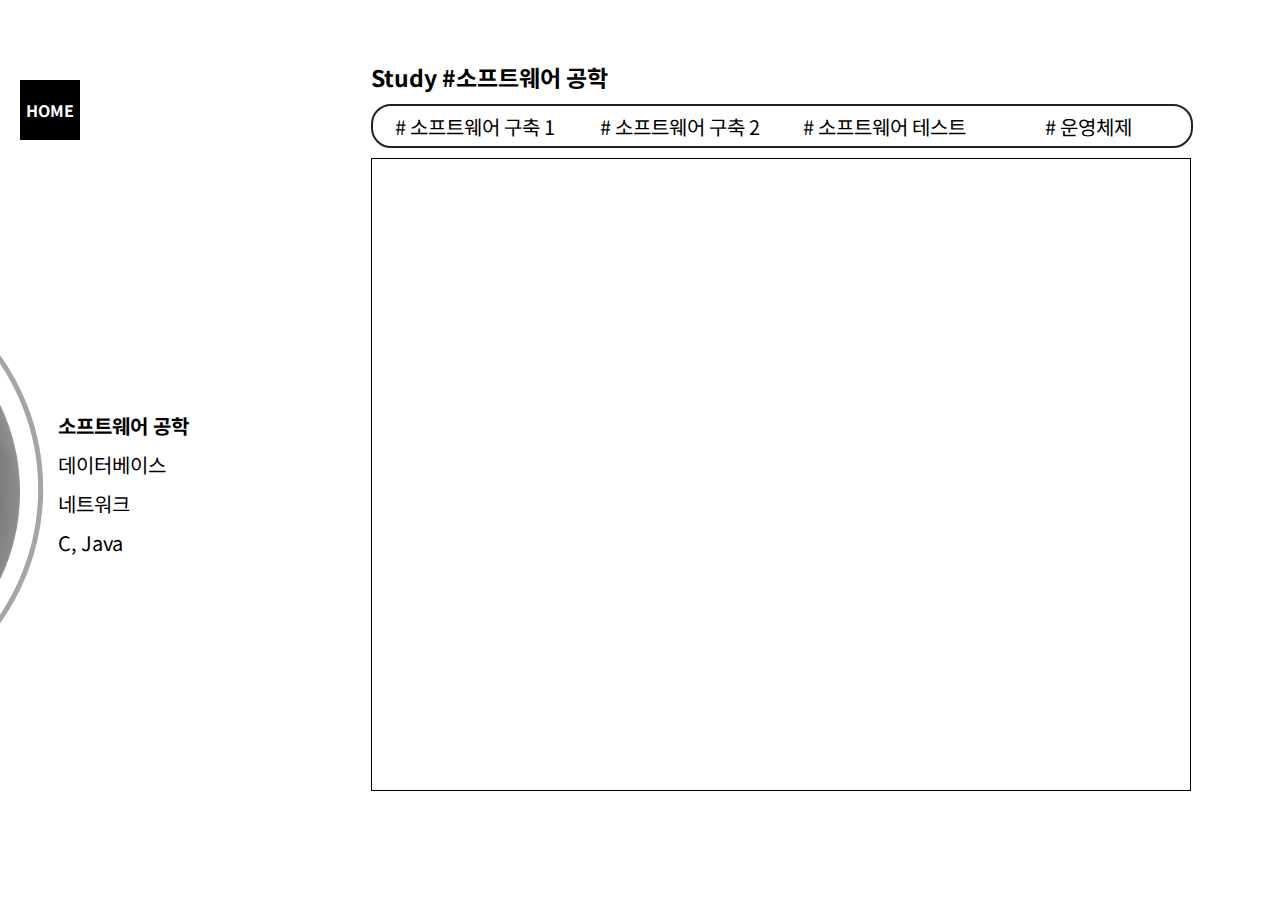
<file: html/study/study_2.html>
<!DOCTYPE html>
<html lang="en" dir="ltr">
  <head>
    <meta charset="utf-8">
    <title>studyPage</title>
    <link rel="stylesheet" href="./study_1.css">
    <script src="https://code.jquery.com/jquery-3.6.0.js"></script>
    <script type="text/javascript" src="./study_2.js"></script>
  </head>
  <body>
    <a class="home" href="../../index.html" target="_blank">HOME</a>


    <section id="left">
      <nav>
        <div class="nav_2">
          <ul>
            <li id="nav_2_li_10" class="nav_2_li active_1">소프트웨어 공학</li>
            <li id="nav_2_li_11" class="nav_2_li">데이터베이스</li>
            <li id="nav_3_li_12" class="nav_2_li">네트워크</li>
            <li id="nav_3_li_13" class="nav_2_li">C, Java</li>
          </ul>
        </div>

      </nav>

    </section>
    <section id="right">
      <h2 class="study_title"> Study #소프트웨어 공학</h2>

        <ul class="bar active_5" id="bar_10">
          <li class="study_li" id="study_li_0"># 소프트웨어 구축 1</li>
          <li class="study_li" id="study_li_1"># 소프트웨어 구축 2</li>
          <li class="study_li" id="study_li_2"># 소프트웨어 테스트</li>
          <li class="study_li" id="study_li_3"># 운영체제</li>
        </ul>
        <ul class="bar" id="bar_11">
          <li class="study_li" id="study_li_5"># 데이터베이스</li>
          <li class="study_li" id="study_li_6"># DML </li>
          <li class="study_li" id="study_li_7"># DCL </li>
          <li class="study_li" id="study_li_8"># DDL </li>
        </ul>
        <ul class="bar" id="bar_12">
          <li class="study_li" id="study_li_10"># osi7계층 </li>
          <li class="study_li" id="study_li_11"># 네트워크 1 </li>
          <li class="study_li" id="study_li_12"># 서브넷 마스크 <li>
        </ul>
        <ul class="bar" id="bar_13">
          <li class="study_li" id="study_li_13"># C </li>
          <li class="study_li" id="study_li_14"># JAVA </li>
        </ul>

        <div class="right_con_wrap" id="right_con_wrap_1" >

          <div class="right_con" id="right_con_10">
            <div class="scroll_topp0"></div>
            <img src="./study_img/software_engineering_1.png" alt="software_engineering_1">
          </div>

          <div class="right_con" id="right_con_11">
            <div class="scroll_topp1"></div>
            <img src="./study_img/software_engineering_2.png" alt="software_engineering_2">
          </div>

          <div class="right_con" id="right_con_17">
            <div class="scroll_topp7"></div>
            <img src="./study_img/software_engineering_3.png" alt="software_engineering_3">
          </div>

          <div class="right_con" id="right_con_18">
            <div class="scroll_topp8"></div>
            <img src="./study_img/os.png" alt="os">
          </div>


          <div class="right_con" id="right_con_12">
            <div class="scroll_topp2"></div>
            <img src="./study_img/database_1.png" alt="database_1">
          </div>
          <div class="right_con" id="right_con_13">
            <div class="scroll_topp3"></div>
            <img src="./study_img/database_3_DML.png" alt="database_3_DML">
          </div>
          <div class="right_con" id="right_con_19">
            <div class="scroll_topp9"></div>
            <img src="./study_img/database4_DCL.png" alt="database4__DCL">
          </div>
          <div class="right_con" id="right_con_20">
            <div class="scroll_topp10"></div>
            <img src="./study_img/database4_DDL.png" alt="database4__DCL">
          </div>

          <div class="right_con" id="right_con_14">
            <div class="scroll_topp4"></div>
            <img src="./study_img/osi7layer.png" alt="osi7layer">
          </div>
          <div class="right_con" id="right_con_15">
            <div class="scroll_topp5"></div>
            <img src="./study_img/networt2.png" alt="networt2">
          </div>
          <div class="right_con" id="right_con_16">
            <div class="scroll_topp6"></div>
            <img src="./study_img/networt3.png" alt="networt3">
          </div>

          <div class="right_con" id="right_con_21">
            <div class="scroll_topp11"></div>
            <img src="./study_img/c_lan.png" alt="c_lan">
          </div>
          <div class="right_con" id="right_con_22">
            <div class="scroll_topp12"></div>
            <img src="./study_img/java_lan.png" alt="c_lan">
          </div>



        </div>



    </section>


  </body>
</html>
</file>
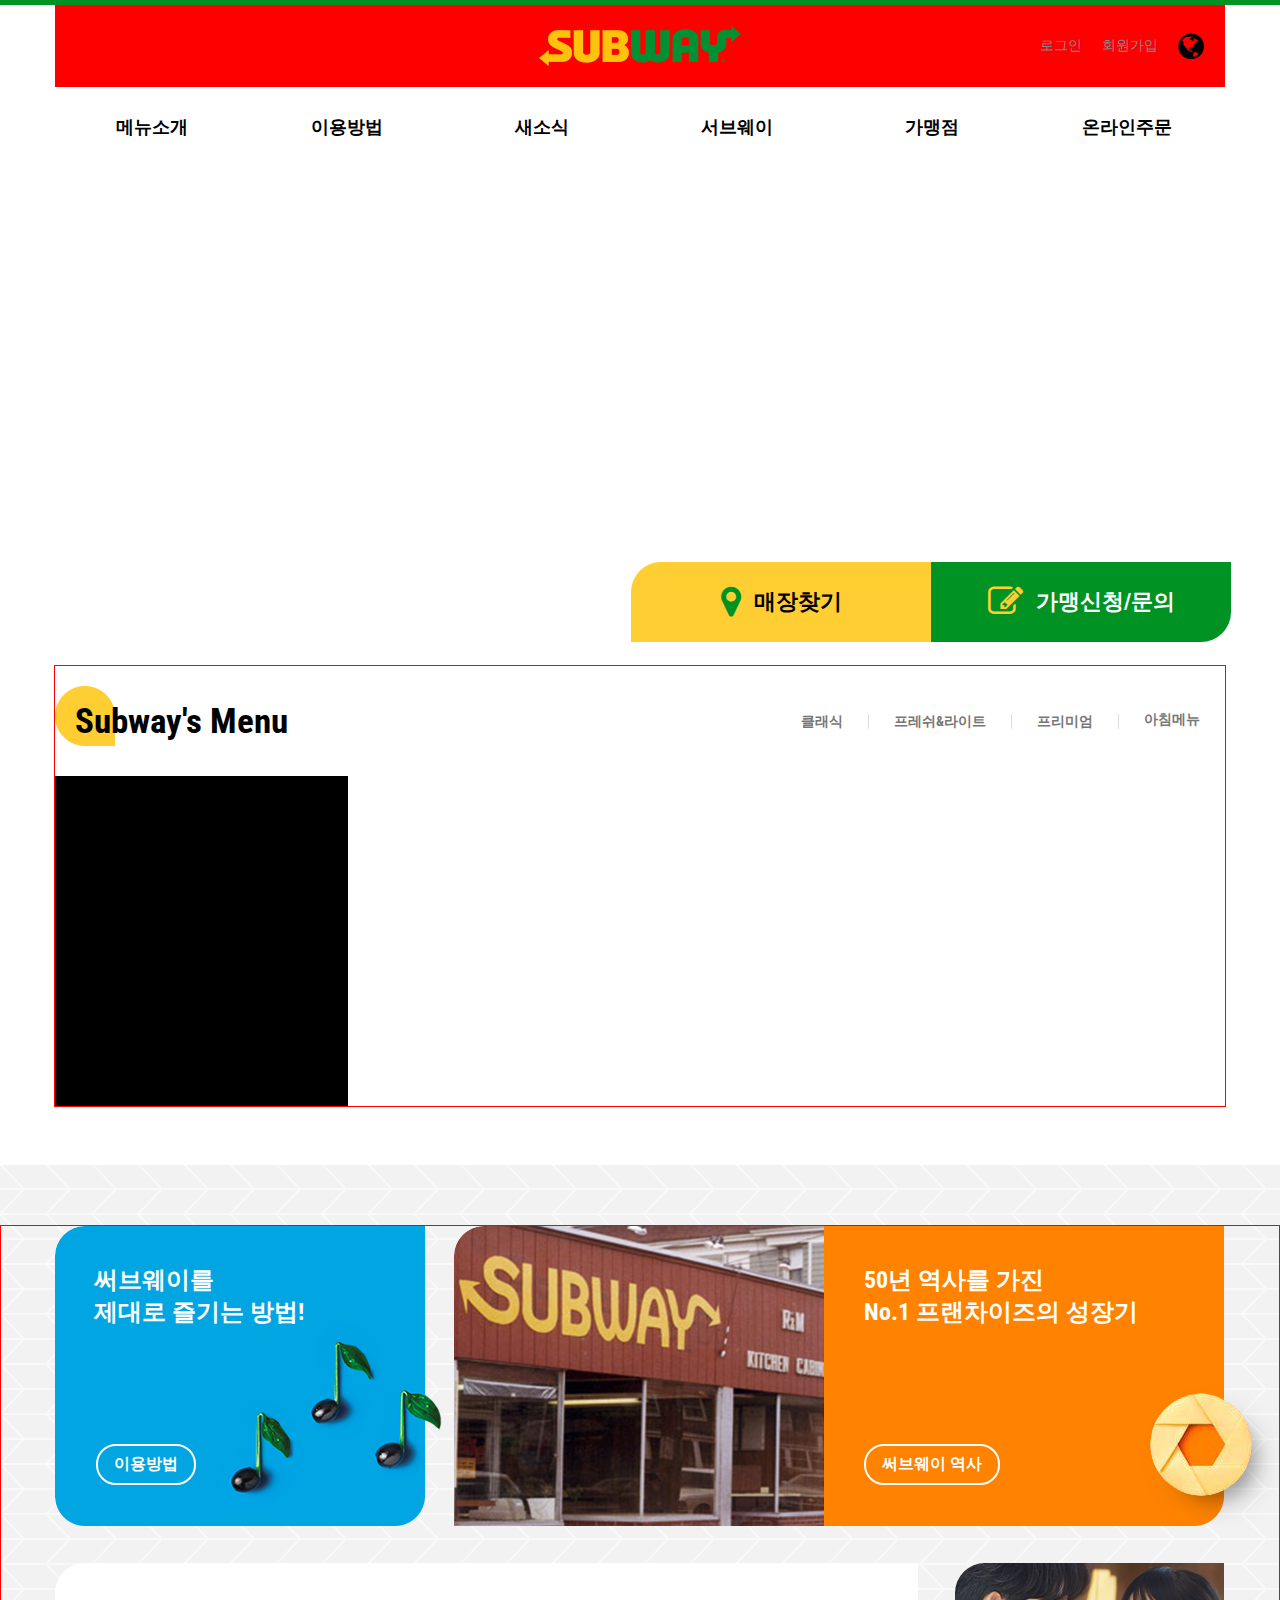
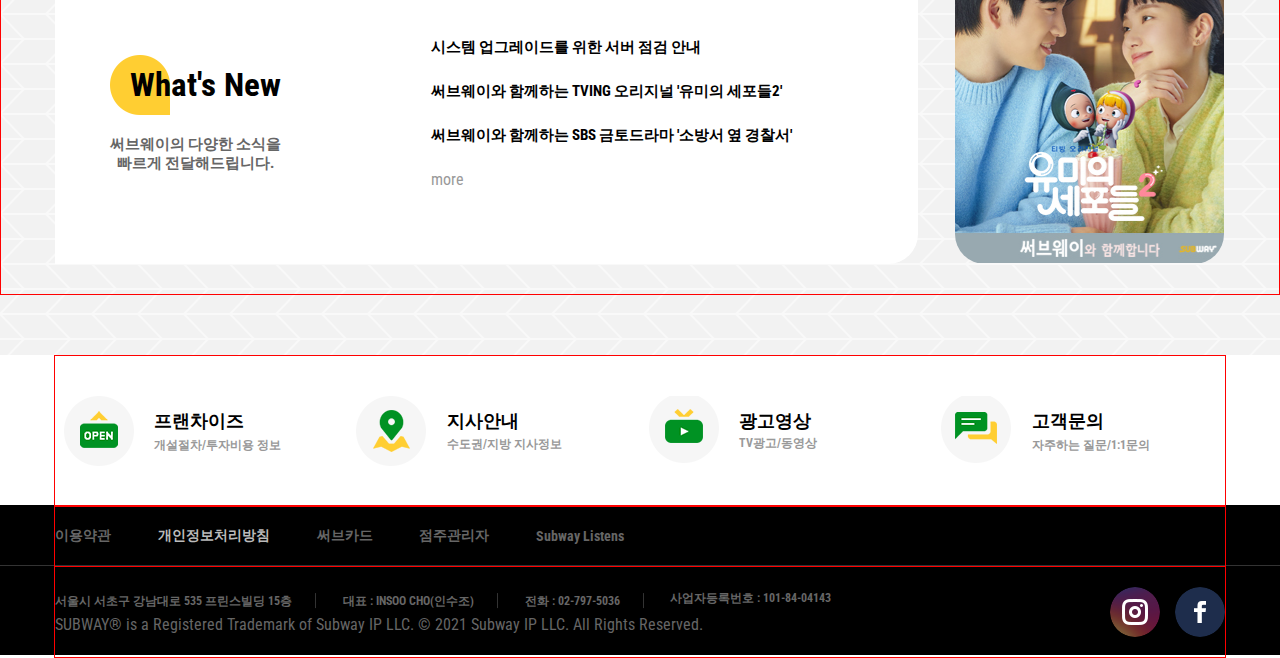
<file: 이미지/포트폴리오/subway/subway_home.html>
<!DOCTYPE html>
<html lang="en" dir="ltr">
  <head>
    <meta charset="utf-8">
    <title>subway home</title>
    <link rel="stylesheet" href="./css/subway_main.css">
    <script src="./js/subway.js"></script>
    <link href="http://maxcdn.bootstrapcdn.com/font-awesome/4.7.0/css/font-awesome.min.css" rel="stylesheet" />
    <link href="https://fonts.googleapis.com/css2?family=Fredoka+One&family=Roboto+Condensed:ital@1&display=swap" rel="stylesheet">
  </head>


  <script type="text/javascript">
    const para = document.getElementsByClassName('header_top')[0];
    console.log(para)

  </script>
  <body>

      <header>
        <div class="wrap">
          <div class="header_top">
            <a href="#">   </a>
            <ul>
              <li><a href="#">로그인</a></li>
              <li><a href="#">회원가입</a></li>
              <li><a href="#">
                <i class="fa fa-globe" aria-hidden="true"></i>
              </a></li>
            </ul>
          </div>
        </div>
        <nav>
          <ul>
            <li><a href="#">메뉴소개</a></li>
            <li><a href="#">이용방법</a></li>
            <li><a href="#">새소식</a></li>
            <li><a href="#">서브웨이</a></li>
            <li><a href="#">가맹점</a></li>
            <li><a href="#">온라인주문</a></li>
          </ul>
          <div class="menu_pan">
            <ul>
              <li><a href="#">샌드위치</a></li>
              <li><a href="#">랩ㆍ기타</a></li>
              <li><a href="#">샐러드</a></li>
              <li><a href="#">아침메뉴</a></li>
              <li><a href="#">스마일 썹</a></li>
              <li><a href="#">단체메뉴</a></li>
            </ul>
            <ul>
              <li><a href="#">써브웨이 이용방법</a></li>
              <li><a href="#">단체메뉴 이용방법</a></li>
              <li><a href="#">신선한 재료 소개</a></li>
              <li><a href="#">App 이용방법</a></li>
            </ul>

            <ul>
              <li><a href="#">이벤트ㆍ프로모션</a></li>
              <li><a href="#">뉴스ㆍ공지사항</a></li>
              <li><a href="#">광고영상</a></li>
            </ul>

            <ul>
              <li><a href="#">써브웨이</a></li>
              <li><a href="#">써브웨이 역사</a></li>
              <li><a href="#">써브웨이 약속</a></li>
              <li><a href="#">써브웨이 사회공헌</a></li>
              <li><a href="#">샌드위치 아티스트 지원</a></li>
              <li><a href="#">매장찾기</a></li>
            </ul>

            <ul>
              <li><a href="#">써브웨이 프랜차이즈</a></li>
              <li><a href="#">가맹관련 FAQ</a></li>
              <li><a href="#">가맹신청ㆍ문의</a></li>
              <li><a href="#">지사안내</a></li>
              <li><a href="#">사업설명회</a></li>

            </ul>

            <ul>
              <li><a href="#">FAST-SUB</a></li>
              <li><a href="#">HOME-SUB</a></li>
              <li><a href="#">단체주문</a></li>

            </ul>



          </div>
        </nav>
      </header>

      <section id="slide_warp">
          <!-- <div class="slide">

          </div> -->
          <article class="quick_link">
            <div class="quick_link_1">
              <i class="fa fa-map-marker" aria-hidden="true"></i>
              매장찾기
            </div>
            <div class="quick_link_2">
              <i class="fa fa-pencil-square-o" aria-hidden="true"></i>
              가맹신청/문의
            </div>
          </article>
      </section>
      <section id="subway_menu">
        <div class="wrap">
          <div class="_move" id="left_move">
            <i class="fa fa-arrow-left" aria-hidden="true"></i>
          </div>
          <div class="_move" id="right_move">
            <i class="fa fa-arrow-right" aria-hidden="true"></i>
          </div>


          <div class="subway_menu_header">
            <h1>Subway's Menu</h1>
            <ul>
              <li>클래식</li>
              <li>프레쉬&라이트</li>
              <li>프리미엄</li>
              <li>아침메뉴</li>
            </ul>
          </div>
          <article class="menus">
            <div class="menu_" id="menu_1">
            </div>

          </article>
        </div>
      </section>

      <section id="news_peed">
        <div class="wrap">
          <article class="news_peed_1">
            <div class="news_peed_art_1">
              <h2>써브웨이를<br/>제대로 즐기는 방법!</h2>
              <button type="button" name="button">이용방법</button>
            </div>
            <div class="news_peed_art_2">
              <h2>50년 역사를 가진<br/>No.1 프랜차이즈의 성장기</h2>
              <button type="button" name="button">써브웨이 역사</button>
            </div>
          </article>
          <article class="news_peed_2">
            <div class="news_peed_art_3">
              <div class="news_peed_art_3_left">
                <h3>What's New</h3>
                <h1>써브웨이의 다양한 소식을<br/>빠르게 전달해드립니다.</h1>
              </div>
              <div class="news_peed_art_3_right">
                <ul>
                  <li>시스템 업그레이드를 위한 서버 점검 안내</li>
                  <li>써브웨이와 함께하는 TVING 오리지널 '유미의 세포들2'</li>
                  <li>써브웨이와 함께하는 SBS 금토드라마 '소방서 옆 경찰서'</li>
                </ul>
                <p>more</p>
              </div>
            </div>
            <div class="news_peed_art_4">
            </div>
          </article>
        </div>
      </section>


      <section id="bottom_quick_memu">
        <div class="wrap">
          <ul>
            <li class="bo_qu_menus" id="bo_icon_1">
              <div class="bo_icon"></div>
                <div class="bottom_icon_name">
                  <strong>프랜차이즈</strong>
                  <h5>개설절차/투자비용 정보</h5>
                </div>
            </li>
            <li class="bo_qu_menus" id="bo_icon_2">
              <div class="bo_icon"></div>
              <div class="bottom_icon_name">
                <strong>지사안내</strong>
                <h5>수도권/지방 지사정보</h5>
              </div>
            </li>
            <li class="bo_qu_menus" id="bo_icon_3">
              <div class="bo_icon"></div>
              <div class="bottom_icon_name">
                <strong>광고영상</strong>
                <h5>TV광고/동영상</h5>
              </div>
            </li>
            <li class="bo_qu_menus" id="bo_icon_4">
              <div class="bo_icon"></div>
              <div class="bottom_icon_name">
                <strong>고객문의</strong>
                <h5>자주하는 질문/1:1문의</h5>
              </div>
            </li>
          </ul>
        </div>
      </section>

      <footer>
        <div class="bottom_top">
          <div class="wrap">
            <ul>
              <li>이용약관</li>
              <li><strong>개인정보처리방침</strong></li>
              <li>써브카드</li>
              <li>점주관리자</li>
              <li>Subway Listens</li>
            </ul>
          </div>
        </div>
        <div class="bottom_bottom">
          <div class="wrap">
            <ul>
              <li>서울시 서초구 강남대로 535 프린스빌딩 15층 </li>
              <li>대표 : INSOO CHO(인수조) </li>
              <li>전화 : 02-797-5036 </li>
              <li>사업자등록번호 : 101-84-04143</li>
              <br>
              <p>SUBWAY® is a Registered Trademark of Subway IP LLC. © 2021 Subway IP LLC. All Rights Reserved.</p>
            </ul>
            <div class="bottom_sns_wrap">
                <div class="bottom_sns_instargram">
                </div>
                <div class="bottom_sns_facebook">

                </div>
            </div>
          </div>

        </div>

      </footer>
  </body>
</html>
</file>
<file: css/index.css>
@charset "UTF-8";

@import url('https://fonts.googleapis.com/css2?family=Noto+Sans+KR:wght@100;300;400;500;700&display=swap');
/* font-family: 'Noto Sans KR', sans-serif; */

@import url('https://fonts.googleapis.com/css2?family=Quantico&display=swap');
/* font-family: 'Quantico', sans-serif; */

@font-face {
  font-family: 'MonaSans';
  src:
    url('../font/Mona-Sans-Light.woff2') format('woff2 supports variations'),
    url('../font/Mona-Sans-Light.woff2') format('woff2-variations'),
    url('../font/Mona-Sans-Bold.woff') format('woff2-variations'),
    url('../font/Mona-Sans-Bold.otf') format('woff2-variations'),
    url('../font/Mona-Sans-Bold.ttf') format('woff2-variations'),
    url('../font/Mona-Sans-BoldNarrow.ttf') format('woff2-variations');
  font-stretch: 75% 125%;
}


* {margin: 0; 	border: 0; 	padding: 0; }
ul, li {list-style: none;}
img{border: 0;}
a {text-decoration: none;}
.reee {display: none}


html, body{
  width:100%;
	height:100%;
  font-family: 'MonaSans';
  min-width: 375px;
  scroll-snap-type: y mandatory;
  transition: all 0.8s linear;

}

.mobile_menu{
  display: none;
  width: 30px;
  height: 22px;
  background-image: url("../img/index/mobile_menu.png");
  cursor: pointer;
  z-index: 99999;
  transition: left 0.2s;
  transition-timing-function: linear;
  background-repeat: no-repeat;
  background-position: center;
}
.mobile_side_menu {
  display: none;
  position: fixed;
  top: 0%;
  left: 120%;
  width: 100%;
  height: 100%;
  background-color: rgba(21, 25, 34, 0.9);
  transition: left 0.2s;
  transition-timing-function: linear;
}
.mobile_side_menu_on{
  left: 0%;
}

.mobile_menu_on{
  background-image: url("../img/index/mobile_menu_x.png");
}

.mobile_side_menu > ul{
  display: grid;
  box-sizing: border-box;
  padding: 100px 0 0 0%;
  grid-template-rows: repeat(5, 1fr);
  grid-template-columns: 1fr;
  width: 100%;
  height: 60%;
  color: #fff;
  justify-items: center;
}

.mobile_side_menu ul li{
  place-items: center;
  width: 50%;
  text-align: center;
  padding: 3%;
  box-sizing: border-box;
  position: relative;
}



.mobile_side_menu ul li a{
  color : #8a919f;
  font-size: 22px;
  padding: 3%;
  width: 100%;
  height: 100%;

}

.page_1_wrap{
	width:100%;
	height:100%;
}

.disign_contaner{
  position: fixed;
  height: 100%;
  width: 78%;
  background-color: rgba(10, 10, 21 , 0.8);
  transition: 0.8s;
  right: -111%;
  /* opacity: 0; */
  z-index: 9999;
  display: grid;
  grid-template-rows: 70px auto 50px;
  grid-template-columns: 70px auto 50px;
  grid-template-areas:
   'nav head button'
   'nav  body .'
   'nav . .';
}
.disign_contaner_nav{
  grid-area: nav;
  height: 100%;
  background-image: url("../img/index/disign_contaner_bottom.png");
  background-position: center;
  background-size: 110%;
  /* background-color: #555; */
  animation-name: nav;
  animation-duration: 50s;
  animation-iteration-count: infinite;
  animation-timing-function : linear;
}
@keyframes nav {
  0% {
    /* background-position: center; */
    background-size: 110%;
  }
  25% {
    /* background-position: top;; */
    background-size: 105%;
  }
  50% {
    /* background-position: top;; */
    background-size: 105%;
  }
  75% {
    /* background-position: top;; */
    background-size: 140%;
  }
  100% {
    /* background-position: bottom; */
    background-size: 100%;
  }
}

.disign_contaner_nav_active{
  right: 0;
  opacity: 1;
}

.disign_contaner_header{
  width: 100%;
  /* background-color: rgba(10, 10, 21 , 0.8); */
  grid-area: head;
  align-self: center;
  padding:  0 0 0 8%;
  box-sizing: border-box;
}
.disign_contaner_header > h2 {
  color: #fff;
  font-size: 25px;
  transition: 0.5s;
}

.disign_contaner_X {
  width: 50px;
  height: 50px;
  background-image: url("../img/index/mobile_menu_x.png");
  background-repeat: no-repeat;
  background-position: center;
  grid-area: button;
  background-size: 73%;
  transition: 0.3s;
  align-self: center;
}
.disign_contaner_X:hover{
  background-size: 90%;

}

.disign_contaner_body{
  grid-area: body;
  /* background-color: red; */
  /* padding: 25px; */
  box-sizing: border-box;
  overflow-y: scroll;
  -ms-overflow-style: none;
  scrollbar-width: none;
  overflow-style: none;
}

.disign_contaner_body::-webkit-scrollbar {
    display: none; /* 크롬, 사파리, 오페라 */
}


.disign_contaner_body_con {
  width: 100%;
  width: 75%;
  margin: 0 auto;
}
#disign_con_2{
  /* display: none; */
}

header{
  position: fixed;
  width: 100%;
  height: 80px;
  display: grid;
  grid-template-columns: 3fr 7fr;
  place-items: center;
  z-index: 5555;
  /* background: rgba(226, 226, 226, 0.2); */
  box-sizing: border-box;
  border-bottom: 2px solid #222;
}
header >h2{
  font-size: 32px;
  color: #8a919f;
  letter-spacing: -1.3px;
  z-index: 99999;
  font-weight: lighter;

}

header ul{
  display: grid;
  grid-template-columns: repeat(5, 1fr);
  width:100%;
  height:100%;
  align-items: center;
  justify-items:center;
  color : #8a919f;
  font-family: 'MonaSans';

}

header ul li{
  place-items:center;
  width: 100%;
  height: 100%;
  display: flex;
  justify-content: center;
}

header ul li a{
  color : #8a919f;
  font-size: 22px;
  font-family: 'MonaSans';
  position: relative;
  padding: 3px;
  z-index: 555555;
}

header ul li:hover a{
  font-weight: bold;
  text-align: center;
}
header ul li a:after{

  content: '';
  opacity: 0;
  width: 1%;
  height: 4px;
  position: absolute;
  left: -0%;
  bottom: -75%;
  -webkit-transition: all 200ms;
  transition: all 200ms;
  background: linear-gradient(140deg, #D2A8FF 12.09%, #F778BA 42.58%, #FF7B72 84.96%);
}

 header ul li a:hover:after{
  opacity: 1;
  width: 100%;
  -webkit-transition: all 3s;
  transition: all 0.3s;
  left: -0%;
}


.pages{
  width:100%;
  height:100%;
	box-sizing:border-box;
	/* background: #282c34; */
  background: #000;
  display: grid;
  overflow:hidden;
  transition: all 0.8s linear;
  scroll-snap-align: start;
  min-width: 385px;
}


.screen-container {
  width: 100%;
  height: 100%;
  transition: all 0.8s linear;
}


#page_1_HOME{
  grid-template-rows: 1fr;
  grid-template-columns: 6fr 6fr;
  background: #000;

}

#page_2_about_me{
  grid-template-rows: 1fr;
  grid-template-columns: 1fr 1fr;
  padding: 80px 0 0 0;

}

#page_3_iam {
  grid-template-rows: 43fr 57fr;
  grid-template-columns: 51% 49%;
  grid-template-areas:
  " aa bb "
  " cc bb ";

}
#page_4_Portfolio{
  background:url("../img/index/main7.jpg");
  background-size: cover;
  place-items: center;
  background-repeat: repeat;
  position: relative;
  height:100%;
}

#page_4_Portfolio::before{
  content: "";
  width: 100%;
  height: 100%;
  background-color: #000;
  opacity: 0.6;
  left: 0;
  top: 0;
  position: absolute;
}

/* 페이지1 상세 */

#page_1_left {
  display: flex;
  justify-content: center;
  align-items: center;
}
#page_1_left > #mainimgwrap {
  width: 700px;
  height: 506px;
  position: relative;

}
#page_1_left > #mainimgwrap > img{
  position: absolute;
	transform-origin: center;
  animation-delay: 0s;
  animation-iteration-count: infinite;

}

#page_1_left > #mainimgwrap > img:nth-child(1) {
  width: 600px;
  right: 0;
  top: 50%;
  transform: translate(0, -50%);
}


#page_1_left > #mainimgwrap > img:nth-child(2) {
  width: 63%;
  right: 11%;
  top: 9%;
  animation-name: main_img2;
  animation-duration: 20s;
  transform-origin: center;
  animation-iteration-count: infinite;
  animation-timing-function : linear;
}
 @keyframes main_img2 {
	0% {
		transform: rotate(0deg)
	}
	100% {
		transform: rotate(360deg)
	}
}

#page_1_left > #mainimgwrap > img:nth-child(3) {
  width: 64%;
  right: 10%;
  top: 8%;
  animation-name: main_img3;
  animation-duration: 30s;
  animation-iteration-count: infinite;
  animation-timing-function : linear;
}

@keyframes main_img3 {
	0% {
		transform-origin: center;
		transform: rotate(0deg)
	}
	100% {
		transform-origin: center;
		transform: rotate(-180deg)
	}
}
#page_1_left > #mainimgwrap > img:nth-child(4) {
  width: 64%;
  right: 10%;
  top: 8%;
  animation-name: page1_3;
	animation-duration: 19s;
  animation-iteration-count: infinite;
  animation-timing-function : linear;
}

@keyframes page1_3 {
	0% {
		transform-origin: center;
		transform: rotate(0deg)
	}
	100% {
		transform-origin: center;
		transform: rotate(200deg)
	}
}
#page_1_left > #mainimgwrap > img:nth-child(5) {
  width: 64%;
  right: 10%;
  top: 8%;
  animation-name: page1_4;
	animation-duration: 40s;
  animation-iteration-count: infinite;
  animation-timing-function : linear;
}

@keyframes page1_4 {
	0% {
		transform-origin: center;
		transform: rotate(0deg)
	}
	100% {
		transform-origin: center;
		transform: rotate(-270deg)
	}
}

#page_1_left > #mainimgwrap > img:nth-child(6) {
  width: 64%;
  right: 10%;
  top: 8%;
  animation-name: page1_5;
	animation-duration: 50s;
  animation-iteration-count: infinite;
  animation-timing-function : linear;
}

@keyframes page1_5 {
	0% {
		transform-origin: center;
		transform: rotate(0deg)
	}
	100% {
		transform-origin: center;
		transform: rotate(300deg)
	}
}

#page_1_left > #mainimgwrap > img:nth-child(7) {
  width: 34%;
  right: 25%;
  top: 52%;
  transform: translate(0, -50%);
}

#page_1_right {
  position: relative;
  display: flex;
  align-items: start;
  flex-direction: column;
  justify-content: center;
}

#page_1_right > h2{
  color:#fff;
  /* padding: 0 0 0 150px; */
  font-size: 49px;
  line-height: 1.3;
  font-family: 'Noto Sans KR', sans-serif;
  font-weight: 300;

}
#page_1_right > h1{
  letter-spacing: -0.7px;
  display: block;
  color: #757f8a;
  /* padding: 0 0 0 150px; */
  font-weight: lighter;
  font-size: 19px;
  line-height: 1.5;
  font-family: 'Noto Sans KR', sans-serif;
  font-weight: 400;
}

/* 페이지2 상세 */
#page_2_left{
  display: grid;
  justify-items: center;
  width: 100%;
  height: 85.7%;
  align-items: center;
}

#page_2_right{
  display: grid;
  justify-items: center;
  width: 100%;
  height: 85.7%;
  align-items: center;
}

#page_2_left_wrap{
  width: 92%;
  height: 90%;
  border-radius: 20px;
  border: 1px solid #2f353c;
  background: #161b22;
  grid-template-rows: 50px auto;
  overflow: hidden;
  box-sizing: border-box;
  padding: 10px 0 40px 0;
  }
#page_2_right_wrap{
  width: 92%;
  height: 90%;
  border-radius: 20px;
  border: 1px solid #2f353c;
  background: #161b22;
  box-sizing: border-box;
  padding: 50px 0 50px 20px;
  display: grid;
  grid-template-rows: 50px auto 50px auto 50px auto ;
  grid-template-columns: 50px auto;
  /* grid-template-areas:
  "Profileheader Profileheader"
  "Profilecon Profilecon"
  "Skillheader Skilleheader"
  "skillcon skillcon "
  "Workheader Workheader"; */
  align-items: center;
}
.page_2_left_top{
  height: 65px;
  width: 100%;
  background-color: #161b22;
  border-bottom: 1px solid #2f353c;
  border-radius: 20px 20px 0px 0px;
  display: grid;
  justify-items: center;
  justify-content: center;
  align-items: center;

}

.topo{
  display: grid;
  height: 28px;
  background-color: #0d1117;
  border: 1px solid #2f353c;
  grid-template-columns: 50px auto 50px;
  justify-items: center;
  justify-content: center;
  align-items: center;
  border-radius: 5px;

}

  .page_2_left_top i{
    font-size: 15px;
  }
  .urll{
    color: #fff;
    font-size: 15px;
    letter-spacing: 1.1px;
    font-weight: 100;
    padding: 0 75px;
  }



.coding_wrap{
  width: 100%;
  height: 100%;
  height: 91%;
  overflow: scroll;
  padding: 20px 0 20px 20px;
  box-sizing: border-box;
  -ms-overflow-style: none;
  scrollbar-width: none;
  overflow-style: none;
  overflow: scroll;

}
.coding_wrap::-webkit-scrollbar {
    display: none; /* 크롬, 사파리, 오페라 */
}


.page_3_right_tag{
  width: 100%;
  height: 88%;
  /* background: #222; */
  margin: 20px 0 0 0;
  /* border: 1px solid #fff; */
  display: flex;
  flex-wrap: wrap;
  align-content: flex-start;
  justify-content: center;
}






#page_2_right_wrap .page_2_icon{
  align-self:center;
  justify-self:center;
  width: 40px;
}
#page_2_right_wrap .page_2_icon_line{
  justify-self: center;
  align-self: center;
}
#page_2_right_wrap #page_2_icon_line_1{
  width: 3px;
  height: 102px;
}
#page_2_right_wrap #page_2_icon_line_2{
  width: 3px;
  height: 53px;
}
#page_2_right_wrap #page_2_icon_line_3{
  width: 3px;
  height: 179px;
}


#page_2_right_wrap > h3 {
  align-self: center;
  color: #fff;
  letter-spacing: 2px;
  font-size: 27px;
  font-family: 'MonaSans';
  font-weight: 900;
}

#page_2_right_wrap > ul.page_2_Profile {
  display: grid;
  grid-template-columns: auto auto;
  justify-content: start;

}

#page_2_right_wrap > ul.page_2_Profile > li.profile_li{
  color: #fff;
  font-size: 20px;
  align-self: baseline;
  font-family: 'MonaSans';
  line-height: 1.7;
  /* transform: translate(90%, 0%); */
  opacity: 1;
  transition: all 0.5s;
}

#page_2_right_wrap > .page_2_Certificate {
  width: 82%;
  /* transform: translate(9%, 0%); */
  /* opacity: 0; */
  transition: all 0.5s;
}

#page_2_right_wrap > .page_2_Certificate > div.c_icate_obj {
  color: #fff;
  letter-spacing: 1px;
  font-size: 18px;
  border: 2px solid #555;
  border-radius: 10px;
  padding: 10px;
  box-sizing: border-box;
  font-family: 'MonaSans';
  display: inline;
  margin: 0 15px 0 0;

}

#page_2_right_wrap > .page_2_work {
  display: grid;
  grid-template-columns: repeat(2, minmax(100px,auto));
  justify-content: start;
  gap: 0 20px;
  font-family: 'MonaSans';
  /* transform: translate(10%, 0%); */
  /* opacity: 0; */
  transition: all 0.5s;
  gap: 20px;

}

#page_2_right_wrap > .page_2_work > li {
  color: #fff;
  font-size: 18px;

}

/* 페이지3 상세 */
#page_3_left_top{
  grid-area: aa;
  display: flex;
  align-items: center;
  margin: 100px 0 0 80px;
}

#page_3_left_footer{
  grid-area: cc;
  display: flex;
  justify-content: center;
  margin: 30px 30px 0 80px;
}

.sujin_wrap{
  width: 260px;
  height: 260px;
  border-radius: 50%;
  background-image: url(../img/index/sujin.png);
  background-size: 116%;
  background-position-x: 80%;
  background-position-y: 50%;
}

#page_3_left_span_1{
  width: 53%;
  display: block;
  margin: 0px 0 0 40px;
  transition: all 0.5s;
}

#page_3_left_span_1 > p{
  color: #fff;
  font-family: 'Noto Sans KR', sans-serif;
  font-size: 24px;
  font-weight: 400;
  text-align: justify;
  transition: all 0.5s;
}

span#page_3_left_span_2{
  width: 100%;
  display: block;
  color: #fff;
  font-family: 'Noto Sans KR', sans-serif;
  font-size: 17px;
  font-weight: 300;
  text-align: justify;
  transition: all 0.5s;
  overflow: auto;
  -ms-overflow-style: none;
  scrollbar-width: none;
  overflow-style: none;
}

#page_3_left_span_2::-webkit-scrollbar {
    display: none; /* 크롬, 사파리, 오페라 */
}

span#page_3_left_span_2:hover{
  color: #f8bebe;
}

  #page_3_left > span{
    color: #fff;
    grid-area: text;
  }

  #page_3_left > span p:hover{
    color: #f8bebe;
    }


  #page_3_right{
  	/* background-color: #161b22; */
    position: relative;
    grid-area: bb;
    /* background: red; */
  }
  #page_3_right h3{
    margin: 100px 0 0 0;
    color: #fff;
    font-size: 53px;
    font-weight: bold;
    letter-spacing: 5px;
    transition: 0.5s;
    display: inline-block;
  }

#page_3_right h3:hover{
  color: #f8bebe;
}


#page_3_right > .page_3_right_tag{
  width: 95%;
  height: 58%;
  /* background: #222; */
  margin: 20px 0 0 0;
  /* border: 1px solid #fff; */
  display: flex;
  flex-wrap: wrap;
}

.skill_obj{
  width: 13%;
  height: 32%;
  justify-content: center;
  align-items: center;
  transition: all 0.5s;
  position: relative;
  margin: 0 15% 0 0;
  cursor: pointer;
}

#html5{
  background: url('../img/index/html5.png');
  background-size: 100%;
  background-repeat: no-repeat;
  
}
#h_css3{
  background: url('../img/index/css3.png');
  background-size: 100%;
  background-repeat: no-repeat;
  
}
#javascript{
  background: url('../img/index/js.png');
  background-size: 100%;
  background-repeat: no-repeat;
  

}
#h_jquery{
  background: url('../img/index/jquery.png');
  background-size: 100%;
  background-repeat: no-repeat;
  
}
#c_lan{
  background: url('../img/index/c_lan.png');
  background-size: 100%;
  background-repeat: no-repeat;
  
}
#java_lan{
  background: url('../img/index/java.png');
  background-size: 100%;
  background-repeat: no-repeat;
  
}
#react{
  background: url('../img/index/react.png');
  background-size: 100%;
  background-repeat: no-repeat;
  
}
#git{
  background: url('../img/index/git.png');
  background-size: 100%;
  background-repeat: no-repeat;
  
}

.skill_obj_before{
  width: 180px;
  height: 180px;
  border-radius: 50%;
  position: absolute;
  top: 15%;
  opacity: 0;
  left: -20%;
  transition: all 0.5s;
  display: flex;
  align-items: center;
  flex-direction: column;
  justify-content: center;
  box-sizing: border-box;
  padding: 5px;
  border: 5px solid #000;

}
#html5_before{
  background: #e54f26;
}

#css_before{
  background: #0c73b8;
}
#javascript_before{
  background: #e7a020;
}
#jquer_before{
  background: #000;
  border: 5px solid #096aac;
}
#c_lan_before{
  /* background: #fff; */
  border: 5px solid #8fb5df;
}
/* #c_lan_before > span{
  color:#333 !important;
} */
#java_before{
  /* background: #5382a1; */
  border: 5px solid #e76f00;
}
#react_before{
  background: #111;
  border: 5px solid #00d8ff;
}
/* #react_before > span{
  color:#333 !important;
} */
#git_before{
  background: #fff;
}

#git_before > span{
  color:#333 !important;
}



.skill_obj_after{
  width: 168px;
  height: 168px;
  border-radius: 50%;
  position: absolute;
  background: #000;
  transform: scale(1);
  opacity: 1;
  left: 30%;
  top: 15%;
}

.per{
  font-size: 20px;
  color: #fff;
  font-weight: 700;
  letter-spacing: 3px;
}
.before_1{
  text-align: center;
  color: #fff;
  font-size: 15px;
  margin: 5px 0 0 0;
  box-sizing: border-box;
}




#page_3_right > img{
  width: 400px;
  position: absolute;
  left: 60%;
  top: 50%;
}

/* 페이지4 상세 */


#rec_1{
  /* background: red; */
  background: url(../img/index/page4_rac_1.png);
  width: 84%;
  height: 360px;
  position: absolute;
  top: 14%;
    background-size: 100% 199%;
  display: grid;
  justify-items: center;
  align-items: end;
}
#rec_1>#rec_2{
  background: #000;
  width: 86%;
  height: 150%;
  position: absolute;
  bottom: -60%;

}
#rec_1 > ul{
  /* background: red; */
  position: absolute;
  top: 20px;
  left: 30px;
}
#rec_1 > ul li.page_4_li {
  font-size: 60px;
  font-weight: bold;
  font-family: 'Rubik Iso', cursive;
  font-style: italic;
  line-height: 1.5;
  transform: translateX(0);
  transition: all 0.5s ease;
  -webkit-text-stroke-color : #fff;
  -webkit-text-stroke-width : 0.5px;
  -webkit-text-fill-color : #092540;
  -webkit-transition: all 2s ease;
  opacity: 0.6;
  cursor: pointer;
}

.active_1{
  -webkit-text-stroke-width: 3px !important;
  transition: all 2s !important;
  opacity: 1  !important;
}
 #rec_3{
   width: 400px;
   height: 400px;
   position: absolute;
   left: 67%;
   top: 70%;
   transform: translate(-50%,-50%) rotate(45deg);
   transition: all 0.5s !important;
   opacity: 1  !important;
   background-color: #000;
   background-image: url("../img/index/rec_3_img_1.gif");
   background-size: 100%;
   background-repeat: no-repeat;
   background-position-y: 50%;
   background-position-x: 50%;
   cursor: pointer;
   -webkit-text-stroke-width: 3px !important;
}
/*
 #rec_3:after{
   content: '';
   background: red;
   opacity: 5;
   position: absolute;
   width: 100%;
   height: 100%;
   top: 0;
   left: 0;
 } */

  #page_4_Portfolio > #rec_1 > .rec_4_right{
    position: absolute;
    bottom: -240px;
    left: -65%;
    width: 33%;
    height: 271px;
    transition: all 0.8s ease;
    display: flex;
    flex-direction: column;
  }
  .active3{
    display: block;
    left: 2% !important;
    transition: all 0.5s !important;
    opacity: 1  !important;
  }



  #rec_1 > .rec_4_right > p{
    color: #fff;
    font-family: 'Noto Sans KR', sans-serif;
    text-align: justify;
    font-size: 19px;
    font-weight: 100;
    position: relative;
    overflow-y: auto;
    font-weight: 300;
    -ms-overflow-style: none;
    scrollbar-width: none;
    overflow-style: none;

  }

#rec_1 > .rec_4_right > p::-webkit-scrollbar {
  display: none; /* 크롬, 사파리, 오페라 */
}
#rec_1 > .rec_4_right > span{
  color: #ff5e82;
  font-family: 'Noto Sans KR', sans-serif;
  font-style: italic;
  font-weight: 300;
  font-size: 17px;
  transition: all 0.5s ease;
  }

#rec_1 > .rec_4_right > ul li.potfolio_list{
  color: #3e79f1;
  font-family: 'Noto Sans KR', sans-serif;
  font-style: italic;
  font-weight: 400;
  font-size: 21px;
  transition: all 0.5s ease;
  cursor: pointer;
  }

.active_2{
  font-size: 22px !important;
  padding: 0 10px 0 0 !important;
  font-weight: bold !important;
  transition: all 0.5s !important;
  opacity: 1 !important;
}

/* 5page 시작 */

#page_5_Contact {
  display: grid;
  grid-template-rows: 1fr;
  grid-template-columns: 90px 2fr;
  background-color: #000;
  font-size: 32px;
}
#page_5_Contact > span{
  color:#fff;
  font-family: 'Mona Sans';
  display: inline-block;
  vertical-align: middle;
  align-self:center;
  justify-Self:right;
}
 .page_5_left{
  display: grid;
  justify-content: center;
  align-content: center;
  grid-template-rows: auto 12% auto;
}

 .page_5_left > .page_5_con{
  background: #000;
  border: 2px solid #fff;
  width: 715px;
  height: 131px;
  display: grid;
  grid-template-rows: 1fr 1fr;
  grid-template-columns: 1fr;
  position: relative;
  z-index: 990;
}
.page_5_con  a{
  width: 100%;
  color:#fff;
  align-self: center;
  font-family: 'Mona Sans';
  display: grid;
  grid-template-columns: 100px auto;
  grid-template-rows: 1fr;
}

.page_5_con > a#phon_logo{
  display: none;
}

.page_5_con > a > img {
  align-self: center;
  justify-Self:center;
  display: block;
  width: 55px;
}

.page_5_con  a p{
  display: block;
  color:#fff;
  align-self: center;
  font-family: 'Mona Sans';
}

.page_5_left > h3{
  display: none;
}

 .page_5_left > h2{
  display: block;
  color: #fff;
  align-self: center;
  font-family: 'Mona Sans';
  font-size: 28px;
  font-weight: 100;
  text-align: center;
}
.page_5_con_before{
  position: relative;
  top: -83%;
  left: -5%;
  width: 715px;
  height: 131px;
  background: url(../img/index/page_5_con_after.png);
}
</file>
<file: css/index_font.css>
@charset "UTF-8";




.coding_wrap > span {
	font-family: "Menlo_Regular";
	font-size: 20px;
	line-height: 1.3;
	letter-spacing: 1px;
}
.tab{
	padding: 0 0 0 30px
}
.tab2{
	padding: 0 0 0 60px
}
.tab3{
	padding: 0 0 0 90px
}
.tab4{
	padding: 0 0 0 120px
}
.tab5{
	padding: 0 0 0 150px
}


.cording2 {
	padding-top: 6%;
}

.cording span {
	margin-left: -6px;
}

.gray {
	color: #abb2bf;
	margin: 0 -3px;
}

.red {
	color: hsl(355, 65%, 65%);
	margin: 0 -3px 0 -2px;
}

.orange {
	color: hsl( 29, 54%, 61%);
	margin: 0 4px;
}

.blue {
	color: hsl(207, 82%, 66%);
}

.green {
	color: hsl( 95, 38%, 62%);
}

.purple {
	color: #8764DD;
}

.click1 {
	color: #5c5a50;
	font-style: italic;
	cursor: pointer;
}

.click_output {
	color: #ABB2B2;
}
</file>
<file: css/index_reation.css>
@charset "UTF-8";

/* PC , 테블릿 가로 (해상도 768px ~ 1023px)*/
/* 테블릿 세로 (해상도 768px ~ 1023px)*/
/* 모바일 가로, 테블릿 세로 (해상도 480px ~ 767px)*/
/* 모바일 가로, 테블릿 세로 (해상도 ~ 479px)*/



@media screen and (min-width:1300px) and (max-width:1700px) {
  .disign_contaner_body_con{
    width: 100%;
  }
  header >h2 {
    font-size: 27px;
  }

  #page_1_left > #mainimgwrap {
    width: 590px;
    height: 506px;

  }

  #page_1_left > #mainimgwrap > img:nth-child(7) {
    width: 34%;
    right: 25%;
    top: 45%;
    transform: translate(0, -50%);
  }


  #page_1_left > #mainimgwrap > img:nth-child(1) {
      width: 528px;
      right: 0;
      top: 40%;
      transform: translate(0, -50%);
  }

  /* 2페이지 */
  #page_2_left, #page_2_right{
        height: 81.7%;
  }

  #page_2_right_wrap #page_2_icon_line_3{
    height: 262px;
  }

  #page_2_right_wrap > .page_2_work{
    grid-template-columns: repeat(1, minmax(100px,auto));
    gap : 9px;
  }
  #page_2_right_wrap > .page_2_work > li {
    font-size: 18px;

  }
  #page_2_right_wrap > .page_2_work > li:nth-child(odd) {
    font-size: 15px;
  }

  /* 3페이지 */
  #page_3_iam  {
    grid-template-rows: 43fr 57fr;
    grid-template-columns: 55% 45%;
  }
  #page_3_left_top {
    grid-area: aa;
    display: flex;
    align-items: center;
    margin: 80px 0 0 30px;
  }
  .sujin_wrap{
    width: 250px;
    height: 250px;
  }
  #page_3_left_span_1{
  margin :0px 0 0 20px;
  }
  #page_3_left_footer{
    margin: 30px 30px 0 30px;
  }
  #page_3_right h3{
    font-size: 44px;
  }
  .skill_obj {
    width:17%;
    transition: all 0.5s;
    position: relative;
    float: left;
    margin: 0 75px 15px 0;
  }
  .skill_obj_before{
    top: 0%;
    left: -0%;
  }
  .skill_obj_after{
    width: 155px;
    height: 155px;
    top: 0%;
    left: -20%;
  }
  /* page 4 */
  #rec_1 {
      width: 95%;
      height: 360px;
      top: 14%;
      background-size: 80.7% 166%;
    }
  #rec_1>#rec_2 {
    width: 90%;
    height: 150%;
    bottom: -60%;
  }
  #page_4_Portfolio > #rec_1 > .rec_4_right {
    bottom: -226px;
    left: -65%;
    height: 271px;
    transition: all 0.8s ease;
    display: flex;
    flex-direction: column;
      }
}

/* PC , 테블릿 가로 (해상도 768px ~ 1023px)*/
@media screen and (min-width:1023px) and (max-width:1300px) {

  .disign_contaner_body_con{
    width: 100%;
  }

  .tab{
  	padding: 0 0 0 20px
  }
  .tab2{
  	padding: 0 0 0 40px
  }
  .tab3{
  	padding: 0 0 0 60px
  }
  .tab4{
  	padding: 0 0 0 80px
  }
  .tab5{
  	padding: 0 0 0 100px
  }
  header{
    grid-template-columns: 1fr;
    padding: 10px 0;
    height: 95px;
  }
  header >h2 {
    font-size: 27px;
  }
  #page_1_HOME{
    grid-template-columns: 1fr;
    grid-template-rows: 2fr 6fr;
  }
  header ul li a:after{
    bottom: -37%;
  }

  #page_1_left {
    display: flex;
    justify-content: center;
    align-items: center;
    box-sizing: border-box;
    padding: 100px 0 0 0;
  }

  #page_1_left > #mainimgwrap {
    width: 640px;
    height: 376px;
    position: relative;
    display: grid;
    justify-content: center;
    align-items: center;
  }
  #page_1_left > #mainimgwrap > img:nth-child(1) {
    position: static;
    width: 470px;
    transform: translate(0, 0);
  }
  #page_1_left > #mainimgwrap > img:nth-child(2) {
    width: 49%;
    right: 24%;
    top: 12%;
  }
  #page_1_left > #mainimgwrap > img:nth-child(3) {
    width: 49%;
    right: 24%;
    top: 12%;
  }
  #page_1_left > #mainimgwrap > img:nth-child(4) {
    width: 49%;
    right: 24%;
    top: 12%;
  }
  #page_1_left > #mainimgwrap > img:nth-child(5) {
    width: 49%;
    right: 24%;
    top: 12%;
  }
  #page_1_left > #mainimgwrap > img:nth-child(6) {
    width: 49%;
    right: 24%;
    top: 12%;
  }
  #page_1_left > #mainimgwrap > img:nth-child(7) {
    width: 30%;
    right: 33%;
    top: 53%;
  }
  #page_1_right {
    justify-content: flex-start;
    align-items: center;
    flex-direction: column;
  }
  #page_1_right > h2.index{
    display: none;
  }
  #page_1_right > h2.reee{
    display: block;
    font-size: 33px;
    padding: 20px 0 20px 0;
  }

  #page_1_right > h1{
    padding: 0 0 0 0;
    text-align: center;

  }
  /* 2페이지 */

  #page_2_about_me {
      padding: 100px 0 0 0;
  }

  #page_2_left{
    height: 74%;
    align-items: start;
  }

  #page_2_right {
    height: 74%;
    align-items: start;
  }
  .coding_wrap > span {
    font-size: 18px;
  }

  #page_2_left_wrap{
    height: 100%;
    box-sizing: border-box;
    padding:0
  }
  .coding_wrap{
    height: 84%;
  }
  #page_2_right_wrap {
    height: 100%;
    padding: 10px 10px 10px 10px;
    grid-template-rows: 40px auto 40px auto 40px auto;
  }
  #page_2_right_wrap > ul.page_2_Profile > li.profile_li{
    font-size: 18px;
  }
  #page_2_right_wrap > h3{
    letter-spacing: 2px;
    font-size: 25px;
  }
  #page_2_right_wrap #page_2_icon_line_3{
    height: 252px;
  }
  #page_2_right_wrap > .page_2_work{
    grid-template-columns: repeat(1, minmax(100px,auto));
    gap : 10px;
  }
  #page_2_right_wrap > ul.page_2_Profile > li{
    font-size: 18px;
  }
  #page_2_right_wrap > .page_2_work > li {
    font-size: 15px;
  }
  #page_2_right_wrap > .page_2_work > li:nth-child(odd) {
    font-size: 15px;
  }
  /* 3페이지 */
  #page_3_iam  {
    grid-template-rows: 43fr 57fr;
    grid-template-columns: 55% 45%;
  }
  #page_3_left_top {
    grid-area: aa;
    display: flex;
    align-items: center;
    margin: 120px 0 0 30px;
  }
  .sujin_wrap{
    width: 200px;
    height: 200px;
  }
  #page_3_left_span_1 {
    margin :0px 0 0 20px;
  }
  #page_3_left_span_1 > p{
  font-size: 20px;
  }

  #page_3_left_footer{
    margin: 30px 30px 15px 30px;
  }
  span#page_3_left_span_2 {
    /* width: 85%; */
    height: 66%;
  }
  #page_3_right h3{
    font-size: 38px;
    margin: 120px 0 0 0;
    
  }
  .skill_obj {
    /* display: flex; */
    width: 20%;
    justify-content: center;
    align-items: center;
    transition: all 0.5s;
    position: relative;
    float: left;
    margin: 0 53px 15px 0;
  }
  .skill_obj_before{
    top: 0%;
    left: -0%;
    font-size: 15px;
  }
  .before_1{
    font-size: 13px;
  }
  .skill_obj_after{
    width: 150px;
    height: 150px;
    top: 0%;
    left: -20%;
  }

  /* page 4 */
 #rec_1{
    width: 95%;
    height: 360px;
    top: 14%;
    background-size: 100% 125%;
  }
  #rec_1>#rec_2 {
    width: 97%;
    height: 135%;
    bottom: -50%;
  }
  #rec_3{
    width: 310px;
    height: 310px;
    left: 74%;
  }
  #rec_1 > ul li.page_4_li{
    font-size: 44px;
    line-height: 1.5;
    transform: translateX(0);
  }
  #page_4_Portfolio > #rec_1 > .rec_4_right{
    bottom: -149px;
    left: -65%;
    width: 47%;
    height: 269px;
  }
  #page_5_Contact{
    grid-template-columns: 70px 2fr;
  }
  .page_5_con a  p{
    font-size: 26px;
  }
  #page_5_Contact > .page_5_left > h2 {
    font-size: 22px;
  }
}
/* PC , 테블릿 가로 (해상도 768px ~ 1023px)*/
@media screen and (min-width:770px) and (max-width:1023px) {
  html, body{
    scroll-snap-type:initial ;
  }
  .disign_contaner {
    width: 100%;
    grid-template-columns: 50px auto 50px;
  }
  .disign_contaner_body_con{
    width: 100%;
  }

  .disign_contaner_header > h2 {
    font-size: 21px;
  }
  header{
    height: 95px;
    grid-template-columns: 1fr;
    padding: 10px 0;

  }
  header >h2 {
    font-size: 27px;
  }
  header ul li a:after{
    bottom: -37%;
  }

  #page_1_HOME{
    grid-template-columns: 1fr;
    grid-template-rows: 3fr 2fr;
  }
  #page_1_left {
    display: flex;
    justify-content: center;
    align-items: center;
    box-sizing: border-box;
    padding: 100px 0 0 0;
  }
  #page_1_left > #mainimgwrap {
    width: 640px;
    height: 376px;
    position: relative;
    display: grid;
    justify-content: center;
    align-items: center;
  }
  #page_1_left > #mainimgwrap > img:nth-child(1) {
    position: static;
    width: 470px;
    transform: translate(0, 0);
  }
  #page_1_left > #mainimgwrap > img:nth-child(2) {
    width: 49%;
    right: 24%;
    top: 12%;
  }
  #page_1_left > #mainimgwrap > img:nth-child(3) {
    width: 49%;
    right: 24%;
    top: 12%;
  }
  #page_1_left > #mainimgwrap > img:nth-child(4) {
    width: 49%;
    right: 24%;
    top: 12%;
  }
  #page_1_left > #mainimgwrap > img:nth-child(5) {
    width: 49%;
    right: 24%;
    top: 12%;
  }
  #page_1_left > #mainimgwrap > img:nth-child(6) {
    width: 49%;
    right: 24%;
    top: 12%;
  }
  #page_1_left > #mainimgwrap > img:nth-child(7) {
    width: 30%;
    right: 33%;
    top: 53%;
  }
  #page_1_right {
    justify-content: start;
    align-items: center;
    flex-direction: column;
  }
  #page_1_right > h2.index{
    display: none;
  }
  #page_1_right > h2.reee{
    display: block;
    font-size: 33px;
    padding: 20px 0 20px 0;
  }
  #page_1_right > h1{
    padding: 0 0 0 0;
    text-align: center;
    font-size: 21px;

  }
  /* 2페이지  */
  #page_2_about_me   {
    grid-template-columns: 1fr;
    grid-template-rows: 522px auto;
    padding: 0;
    height: auto;
  }
  #page_2_left {
    display: grid;
    justify-items: center;
    width: 100%;
    height: 100%;
    align-items: start;
    margin: 30px 0 0 0;
  }

  #page_2_left_wrap {
    height: 95%;
    padding: 10px 0 20px 0;
  }
  .page_2_left_top{
    height: 50px;
  }
  .coding_wrap {
    height: 86%;
  }
  .coding_wrap > span {
    font-size: 14px;
  }
  #page_2_right {
    margin: 0 0 30px 0px;
    display: grid;
    justify-items: center;
    width: 100%;
    height: 104.7%;
    align-items: center;
  }
  #page_2_right_wrap{
    grid-template-columns: 60px auto;
    grid-template-rows : 40px auto 40px auto 40px auto;
    padding: 20px 0 20px 20px
  }
  #page_2_right_wrap .page_2_icon{
    width: 50px;
  }
  #page_2_right_wrap > ul.page_2_Profile > li.profile_li{
    font-size: 18px;
  }
  #page_2_right_wrap > h3{
    letter-spacing: 2px;
    font-size: 30px;
  }
  #page_2_right_wrap #page_2_icon_line_1{
    height: 99px;
  }
  #page_2_right_wrap #page_2_icon_line_2{
    height: 55px;
  }
  #page_2_right_wrap #page_2_icon_line_3{
    height: 299px;
  }
  #page_2_right_wrap > ul.page_2_Profile > li {
    font-size: 19px;
  }
  #page_2_right_wrap > .page_2_Certificate > div.c_icate_obj{
    font-size: 17px;
  }
  #page_2_right_wrap > .page_2_work{
    grid-template-columns: repeat(1, minmax(100px,auto));
    gap : 10px;
  }
  #page_2_right_wrap > .page_2_work > li {
    font-size: 17px;
  }
  #page_2_right_wrap > .page_2_work > li:nth-child(odd) {
    font-size: 17px;
  }
  /* 3페이지 */
  #page_3_iam  {
    grid-template-rows: 23fr 42fr 50fr;
    grid-template-columns: 50% 45%;
    grid-template-areas: " aa aa"
      " cc cc "
      " bb bb ";
    justify-content: center;
    height: auto;
    padding: 100px 0 0 0;
  }
  #page_3_left_top {
    grid-area: aa;
    display: flex;
    /* margin: 30px 0 0 30px; */
    margin: 0;
    justify-content:center;
  }
  .sujin_wrap{
    width: 200px;
    height: 200px;
  }
  #page_3_left_span_1{
    margin : 0px 0 0 30px;
    width: auto;
  }
  #page_3_left_span_1 > p{
  font-size: 22px;
  }
  span#page_3_left_span_2 {
    width: 100%;
    height: auto;
    font-size: 17px;
    font-weight: 300;
  }
  #page_3_left_footer{
    width: 80%;
    grid-area: cc;
    display: flex;
    margin: 0;
    align-items: center;
    flex-direction: row;
    justify-self: center;
  }
  #page_3_right {
  /* background: red; */
  width: 80%;
  justify-self: center;
  }
  #page_3_right h3{
    display: none;
  }
  #page_3_right > .page_3_right_tag {
    width: 100%;
    height: 104%;
    /* background: #222; */
    margin: 20px 0 0 0;
    /* border: 1px solid #fff; */
    display: flex;
    align-content: space-between;
    align-items: flex-start;
    flex-direction: column;
    justify-content: flex-start;
  }
  .skill_obj {
    display: flex;
    width: 110px;
    transition: all 0.5s;
    position: relative;
    /* float: left; */
    margin: 15px 14px;
    flex-wrap: nowrap;
    align-items: flex-start;
    justify-content: center;
    flex-direction: column;
  }
  #javascript{
    background-size: 90%;
  }
  #h_css3{
    background-size: 90%;
  }
  #html5 {
    background-size: 90%;
  }
  .skill_obj_before{
    width: 150px;
    height: 150px;
    top: 0%;
    left: -9%;
  }
  .before_1{
    display: none;
  }
  .skill_obj_after{
    width: 130px;
    height: 130px;
    top: 11%;
    left: -9%;
  }
  /* page 4 */
 #rec_1{
    width: 95%;
    height: 360px;
    top: 14%;
    background-size: 123.5% 111%;
  }
 #rec_1>#rec_2 {
    width: 90%;
    height: 135%;
    bottom: -50%;
  }
  #rec_1 > ul {
    position: absolute;
    left: 30px;
  }
  #rec_1 > ul li.page_4_li {
    font-size: 44px;
  }
  #rec_3{
    width: 258px;
    height: 258px;
    left: 64%;
    top: 58%;
  }
  #rec_1 > .rec_4_right > p{
    /* display: none; */
  }
  #rec_1 > .rec_4_right > span{
      /* text-align: right; */
  }
  #page_4_Portfolio > #rec_1 > .rec_4_right {
    bottom: -383px;
    left: -100%;
    width: 92%;
    height: 271px;
    text-align: left;
  }
  .active3{
    /* left: 36% !important; */
  }
  #page_5_Contact {
    grid-template-rows: 1fr;
    grid-template-columns: 50px 2fr;
    font-size: 31px;
  }

  #page_5_Contact > .page_5_left {
    display: grid;
    justify-items: center;
    align-content: center;
  }
  #page_5_Contact > .page_5_left > .page_5_con {
    background: #000;
    width: 568px;
    display: grid;
  }
  .page_5_con a p {
    padding: 15px;
    font-size: 26px;
  }
  #page_5_Contact .page_5_left h2 {
    font-size: 22px;
  }
  .page_5_con_before {
    width: 568px;
    height: 147px;
    top: -106%;
  }
}

@media screen and (min-width:480px) and (max-width:770px) {
  html, body{
    scroll-snap-type:initial ;
  }
  .disign_contaner_body_con{
    width: 100%;
  }
  .disign_contaner_header > h2 {
    font-size: 23px;
  }
  .disign_contaner_X {
    width: 40px;
    height: 40px;
  }
  .disign_contaner {
    width: 100%;
    grid-template-rows: 60px auto 30px;
    grid-template-columns: 21px auto 54px;
    grid-template-areas:
    'nav head button'
    'nav body body'
    'nav . .';
  }
  .disign_contaner_header {
    padding: 0 0 0 4%;
  }
  header{
    grid-template-columns: auto 1fr;
    padding: 10px 0;
    height: 55px;
  }
  header >h2 {
    font-size: 27px;
  }
  header> ul{
    display: none;
  }
  header ul li a{
    color : #8a919f;
    font-size: 22px;
  }

  header ul li a:after{
    width: 42% !important;
    left: 29% !important;
    bottom: 31%;

  }
  .mobile_menu{
    display: block;
    padding: 0 0 0 20px;
  
  }
  .mobile_side_menu{
    display: block;
  }
  #page_1_HOME{
    padding: 80px 0 0 0;
    grid-template-columns: 1fr;
    grid-template-rows: 2fr 3fr;
  }

  #page_1_left > #mainimgwrap {
    width: 400px;
    height: 330px;
    padding: 30px 0 0 0;
  }
  #page_1_left > #mainimgwrap > img:nth-child(1) {
    position: static;
    width: 390px;
    transform: translate(0, 0);
  }
  #page_1_left > #mainimgwrap > img:nth-child(2) {
    width: 72%;
    right: 14%;
  }
  #page_1_left > #mainimgwrap > img:nth-child(3) {
    width: 72%;
    right: 14%;
  }
  #page_1_left > #mainimgwrap > img:nth-child(4) {
    width: 72%;
    right: 14%;
  }
  #page_1_left > #mainimgwrap > img:nth-child(5) {
    width: 72%;
    right: 14%;
  }
  #page_1_left > #mainimgwrap > img:nth-child(6) {
    width: 72%;
    right: 14%;
  }
  #page_1_left > #mainimgwrap > img:nth-child(7) {
    width: 37%;
    right: 31%;
    top: 28%;
    transform: translate(0, -0%);
  }
  #page_1_right {
    justify-content: start;
    align-items: center;
    flex-direction: column;
    padding: 0 0 0 0;
    text-align: center;
  }
  #page_1_right > h2.index{
    /* display: none; */
    display: block;
    font-size: 30px;
    padding: 0 0 20px 0; 
  }
  #page_1_right > h2.reee{
    display: none;
  }
  #page_1_right > h1{
    padding: 0 0 0 0;
    text-align: center;
    font-size: 20px;
  }

  /* 2페이지 */
  #page_2_about_me  {
    grid-template-columns: 1fr;
    grid-template-rows: 522px auto;
    padding: 0;
    height: auto;
  }
  #page_2_left {
    display: grid;
    justify-items: center;
    width: 100%;
    height: 100%;
    align-items: start;
    margin: 30px 0 0 0;
  }

  #page_2_left_wrap {
    height: 95%;
    padding: 10px 0 20px 0;
  }
  .page_2_left_top{
    height: 50px;
  }
  .coding_wrap {
    height: 86%;
  }

  .coding_wrap > span {
    font-size: 14px;
  }
  #page_2_right {
    margin: 0 0 30px 0px;
    display: grid;
    justify-items: center;
    width: 100%;
    height: 104.7%;
    align-items: center;
  }
  #page_2_right_wrap{
    grid-template-columns: 60px auto;
    grid-template-rows : 40px auto 40px auto 40px auto;
    padding: 20px 0 20px 20px
  }

  #page_2_right_wrap .page_2_icon{
    width: 50px;
  }
  #page_2_right_wrap > ul.page_2_Profile > li.profile_li{
    font-size: 18px;
  }
  #page_2_right_wrap > h3{
    letter-spacing: 2px;
    font-size: 30px;
  }
  #page_2_right_wrap #page_2_icon_line_1{
    height: 99px;
  }
  #page_2_right_wrap #page_2_icon_line_2{
    height: 55px;
  }
  #page_2_right_wrap #page_2_icon_line_3{
    height: 299px;
  }
  #page_2_right_wrap > ul.page_2_Profile > li {
    font-size: 19px;
  }
  #page_2_right_wrap > .page_2_Certificate > div.c_icate_obj{
    font-size: 17px;
  }
  #page_2_right_wrap > .page_2_work{
    grid-template-columns: repeat(1, minmax(100px,auto));
    gap : 10px;
  }
  #page_2_right_wrap > .page_2_work > li {
    font-size: 17px;
  }
  #page_2_right_wrap > .page_2_work > li:nth-child(odd) {
    font-size: 17px;
  }

  /* 3페이지 */
  #page_3_iam  {
    grid-template-rows: 23fr 42fr 50fr;
    grid-template-columns: 50% 45%;
    grid-template-areas:
      " aa aa"
      " cc cc "
      " bb bb ";
    justify-content: center;
    height: auto;
    padding: 50px 0 0 0;
  }
  #page_3_left_top {
    grid-area: aa;
    margin: 0;
    align-items: center;
    justify-content: center;
  }
  .sujin_wrap{
    width: 200px;
    height: 200px;
  }
  #page_3_left_span_1{
    width: auto;
    margin :0px 0 0 15px;
  }
  #page_3_left_span_1 > p{
    font-size: 17px;
  }
  span#page_3_left_span_2 {
    width: 95%;
    height: auto;
    font-size: 17px;
    font-weight: 300;
  }
  #page_3_left_footer{
    grid-area: cc;
    display: flex;
    margin: 0;
  }
  #page_3_right > .page_3_right_tag {
    height: 100%;
    /* background: #222; */
    /* margin: 20px 0 0 0; */
    /* border: 1px solid #fff; */
    display: flex;
    /* justify-content: space-around; */
    flex-direction: row;
    align-content: flex-start;
    flex-wrap: wrap;
  }
  #html5{
    background-size: 70%;
  }
  #h_css3{
    background-size: 70%;
  }
  #javascript{
    background-size: 70%;
  }
  #react{
    background-size: 75%;
  }
  #git{
    background-size: 75%;
  }
  #page_3_right h3{
    display: none;
  }
  .skill_obj {
    display: flex;
    width: 110px;
    height: 27%;
    transition: all 0.5s;
    position: relative;
    /* float: left; */
    margin: 15px 14px;
    flex-wrap: nowrap;
    align-items: flex-start;
    justify-content: center;
    flex-direction: column;
  }
  .skill_obj_before{
    width: 150px;
    height: 150px;
    top: 0%;
    left: -9%;
  }
  .before_1{
    display: none;
  }
  .skill_obj_after{
    width: 130px;
    height: 130px;
    top: 11%;
    left: -9%;
  }
  /* page 4 */
  #rec_1{
    width: 95%;
    height: 360px;
    top: 10%;
    background-size: 233% 111%;
  }
  #rec_1 > ul {
    top: 5px;
    left: 15px;
    width: 90%;
    display: grid;
    grid-template-columns: 1fr 1fr 1fr;
    justify-items: center;
    }
  #rec_1 > ul li.page_4_li {
    font-size: 35px;
    line-height: 2.5;
  }
#page_4_Portfolio > #rec_1 > .rec_4_right {
  height: 221px;
  /* bottom: 243px; */
  width: 100%;
  height: 162px;
  left: -150%;
  text-align: center;

  }
  /* #rec_1 > .rec_4_right > span {

  } */
  #rec_1 > .rec_4_right > p{
    display: none;
  }
  .active3{
    left: 0% !important;
  }
  #rec_1>#rec_2 {
    width: 90%;
    height: 155%;
    bottom: -62%;
  }
   #rec_3{
     width: 220px;
     height: 220px;
     top: 71%;
     left: 50%;
     transform: translate(-50%, -50%) rotate(45deg);
  }
  #rec_1 > #rec_4{
    bottom: -277px;
    right: 20px;
    width: 395px;
    height: 162px;
  }

  #page_5_Contact {
    grid-template-rows: 1fr 1fr;
    grid-template-columns: 1fr;
  }
  .page_5_left {
    display: grid;
    justify-items: center;
    align-content: end;
    grid-template-rows: auto 22% auto;
    padding: 150px 0 0 0;
  }
  #page_5_Contact > span {
    display: none;
  }

  .page_5_con a{
    height: 100%;
   }

  .page_5_con a p{
    display: none;
   }
   .page_5_con > a#phon_logo{
     display: grid;
   }

  .page_5_left > .page_5_con  {
    background: #000;
    width: 300px;
    height: 100px;
    display: grid;
    grid-template-rows: 1fr;
    grid-template-columns: 1fr 1fr 1fr;
  }

 .page_5_left h3 {
    display: block;
    color:#fff;
    font-family: 'Mona Sans';
    font-size: 33px;
  }
  .page_5_con_before{
    width: 300px;
    height: 100px;
    top: -150%
  }
 .page_5_left > h2 {
    display: none;
  }
}

@media screen and (min-width:1px) and (max-width:480px) {

  html, body {
    scroll-snap-type: initial;
  }

  .disign_contaner_body_con{
    width: 100%;
  }

  .disign_contaner {
    width: 100%;
    grid-template-rows: 60px auto 30px;
    grid-template-columns: 21px auto 54px;
    grid-template-areas:
    'nav head button'
    'nav body body'
    'nav . .';
  }


  .disign_contaner_X {
    width: 40px;
    height: 40px;
  }

  .disign_contaner_header {
    padding: 0 0 0 4%;
  }

  .disign_contaner_header > h2{
    font-size: 23px;
  }


  header{
    grid-template-columns: auto 1fr;
    padding: 10px 0 ;
    height: 55px;
  }
  header >h2 {
    font-size: 22px;
  }
  header> ul{
    display: none;
  }
  header ul li a{
    color : #8a919f;
    font-size: 20px;
  }
  .mobile_menu{
    display: block;
    padding: 0 0 0 20px;
  }
  .mobile_side_menu{
    display: block;
  }

  .mobile_side_menu ul li a{
    color : #8a919f;
    font-size: 20px;
  }

  #page_1_HOME{
    grid-template-columns: 1fr;
    grid-template-rows: 2fr 2fr;
  }
  #page_1_left {
    padding: 55px 0 30px 0;
    }
  #page_1_left > #mainimgwrap {
    width: 350px;
    height: 350px;
    position: relative;

    display: grid;
    justify-content: center;
    align-items: center;
  }
  #page_1_left > #mainimgwrap > img:nth-child(1) {
    position: static;
    width: 330px;
    transform: translate(0, 0);
  }
  #page_1_left > #mainimgwrap > img:nth-child(2) {
    width: 68%;
    right: 15%;
    top: 19%;

  }
  #page_1_left > #mainimgwrap > img:nth-child(3) {
    width: 68%;
    right: 15%;
    top: 19%;
  }
  #page_1_left > #mainimgwrap > img:nth-child(4) {
    width: 68%;
    right: 15%;
    top: 19%;
  }
  #page_1_left > #mainimgwrap > img:nth-child(5) {
    width: 68%;
    right: 15%;
    top: 19%;
  }
  #page_1_left > #mainimgwrap > img:nth-child(6) {
    width: 68%;
    right: 15%;
    top: 19%;
  }
  #page_1_left > #mainimgwrap > img:nth-child(7) {
    width: 39%;
    right: 29%;
    top: 53%;
  }
  #page_1_right {
    justify-content: flex-start;
    align-items: center;
    flex-direction: column;
    text-align: center;
}
  #page_1_right > h2.index{
    display: block;
    font-size: 28px;
    padding: 0 0 20px 0;

  }
  #page_1_right > h2.reee{
    display: none;
  }

  #page_1_right > h1{
    display: block;
    font-size: 17px;
    min-width: 344px;
  }
  /* 2페이지 */

    #page_2_about_me  {
      grid-template-columns: 1fr;
      grid-template-rows: 522px auto;
      padding: 0;
      height: auto;
    }
    #page_2_left {
      display: grid;
      justify-items: center;
      width: 100%;
      height: 100%;
      align-items: start;
      margin: 30px 0 0 0;
    }

    #page_2_left_wrap {
      height: 95%;
      padding: 10px 0 20px 0;
    }
    .page_2_left_top{
      height: 50px;
    }
    .urll{
      padding: 0;
    }
    .coding_wrap {
      height: 86%;
    }

    .coding_wrap > span {
      font-size: 14px;
    }
    #page_2_right {
      margin: 0 0 30px 0px;
      display: grid;
      justify-items: center;
      width: 100%;
      height: 104.7%;
      align-items: center;
    }
    #page_2_right_wrap{
      grid-template-columns: 60px auto;
      grid-template-rows : 40px auto 40px auto 40px auto;
      padding: 20px 0 20px 20px
    }

    #page_2_right_wrap .page_2_icon{
      width: 50px;
    }
    #page_2_right_wrap > ul.page_2_Profile > li.profile_li{
      font-size: 16px;
    }

    #page_2_right_wrap > h3{
      letter-spacing: 2px;
      font-size: 25px;
    }
    #page_2_right_wrap #page_2_icon_line_1{
      height: 99px;
    }
    #page_2_right_wrap #page_2_icon_line_2{
      height: 55px;
    }
    #page_2_right_wrap #page_2_icon_line_3{
      height: 299px;
    }
    #page_2_right_wrap > ul.page_2_Profile > li {
      font-size: 17px;
    display: block;

    }
    #page_2_right_wrap > .page_2_Certificate > div.c_icate_obj{
      font-size: 17px;
      display: block;
    margin: 10px 0 10px 0;
    padding: 0;
    border: 0;
    }
    #page_2_right_wrap > .page_2_work{
      grid-template-columns: repeat(1, minmax(100px,auto));
      gap : 4px;
    }
    #page_2_right_wrap > .page_2_work > li {
      font-size: 16px;
    }
    #page_2_right_wrap > .page_2_work > li:nth-child(odd) {
      font-size: 17px;
    }
    /* 3페이지 */
    #page_3_iam {
      grid-template-rows: 23fr 42fr 50fr;
      grid-template-columns: 50% 45%;
      grid-template-areas: " aa aa"
        " cc cc "
        " bb bb ";
      justify-content: center;
      height: auto;
      padding: 50px 0 0 0;
    }
    #page_3_left_top {
      align-items: center;
      flex-direction: column;
      margin: 20px;
    }
    .sujin_wrap{
      width: 200px;
      height: 200px;
    }
    #page_3_left_span_1{
      width: 100%;
      margin :0;
    }
    #page_3_left_span_1 > p{
      font-size: 20px;
      text-align: center;
      margin: 20px 0 0px 0;
    }
    span#page_3_left_span_2 {
      width: 95%;
      height: auto;
      font-size: 17px;
      font-weight: 300;
    }
    #page_3_left_footer{
      grid-area: cc;
      display: flex;
      margin: 0;
    }
    #page_3_right > .page_3_right_tag {
      height: 100%;
      /* background: #222; */
      /* margin: 20px 0 0 0; */
      /* border: 1px solid #fff; */
      display: flex;
      /* justify-content: space-around; */
      flex-direction: row;
      align-content: flex-start;
      flex-wrap: wrap;
    }
    #html5{
      background-size: 70%;
    }
    #h_css3{
      background-size: 70%;
    }
    #javascript{
      background-size: 70%;
    }
    #react{
      background-size: 75%;
    }
    #git{
      background-size: 75%;
    }
    #page_3_right h3{
      display: none;
    }
    .skill_obj {
      display: flex;
      width: 110px;
      height: 27%;
      transition: all 0.5s;
      position: relative;
      /* float: left; */
      margin: 15px 14px;
      flex-wrap: nowrap;
      align-items: flex-start;
      justify-content: center;
      flex-direction: column;
    }
    .skill_obj_before{
      width: 150px;
      height: 150px;
      top: 0%;
      left: -9%;
    }
    .before_1{
      display: none;
    }
    .skill_obj_after{
      width: 130px;
      height: 130px;
      top: 20%;
      left: -9%;
    }
  /* page 4 */
  #rec_1{
    width: 95%;
    height: 340px;
    top: 7%;
    background-size: 175% 80%;
  }
  #rec_1 > ul{
    top: 25px;
    left: 15px;
    width: 90%;
    display: grid;
    grid-template-columns: 1fr 1fr 1fr;
    justify-items: center;
  }
  #rec_1 > ul li.page_4_li {
      font-size: 34px;
      line-height: 1.3;
  }
  #rec_1 > .rec_4_right > ul li.potfolio_list{
    font-size: 18px;
  }
#page_4_Portfolio > #rec_1 > .rec_4_right{
    height: 221px;
    bottom: -300px;
    width: 100%;
    height: 162px;
    left: -150%;
    text-align: center;
  }
  #rec_1 > .rec_4_right > span{
    font-size: 15px;
  }
  #rec_1 > .rec_4_right > p{
    display: none;
  }
  .active3{
    left: 0% !important;
  }
  .active_1 {
    -webkit-text-stroke-width: 1px !important;
  }
  .active_2 {
    font-size: 16px !important;
  }
  #rec_1>#rec_2 {
    width: 90%;
    height: 115%;
    bottom: -22%;
  }
  #rec_3{
    width: 215px;
    height: 215px;
    left: 49%;
    top: 73%;
  }
  #rec_1 > #rec_4{
    bottom: -140px;
    right: 20px;
    width: 395px;
    height: 162px;
  }
  #rec_1 > #rec_4 > p{
    display: none;
  }
  #page_5_Contact {
    grid-template-rows: 1fr 1fr;
    grid-template-columns: 1fr;
  }
  #page_5_Contact > span {
    display: none;
  }
  .page_5_left {
    display: grid;
    justify-items: center;
    align-content: end;
    grid-template-rows: auto 22% auto;
    padding: 150px 0 0 0;
  }
 .page_5_left > .page_5_con {
    background: #000;
    width: 260px;
    height: 80px;
    display: grid;
    grid-template-rows: 1fr;
    grid-template-columns: 1fr 1fr 1fr;
  }
  .page_5_con_before{
    width: 260px;
    height: 80px;
    top: -125%;
  }
  .page_5_con a p{
    display: none;
  }
  .page_5_con a {
    height: 100%;
    grid-template-columns:auto;
  }
  .page_5_left > h3{
    display: block;
    color:#fff;
    font-family: 'Mona Sans';
    font-size: 33px;
  }
  .page_5_left h2 {
    display: none;
    }
  .page_5_con > a#phon_logo{
    display: grid;
  }
  .tab{
  	padding: 0 0 0 20px
  }
  .tab2{
    padding: 0 0 0 40px
  }
  .tab3{
  	padding: 0 0 0 60px
  }
  .tab4{
  	padding: 0 0 0 80px
  }
  .tab5{
  	padding: 0 0 0 100px
  }
}
</file>
<file: css/greenCard_headerFooter.css>
/* -------------------------------------------------- */
  .skip {
    position: absolute;
    width: 100%;
    height: 0;
    z-index: 10;
    background: rgba(255, 255, 255, 0.25);
}
.skip:focus-visible,
.skip:focus-within {
    height: 100%;

}
.skip a {
    display: flex;
    text-decoration: none;
    justify-content: center;
    align-items: center;
    position: absolute;
    width: 100%;
    height: 10%;
    color: #fff;
    font-size: 36px;
    background: rgba(0, 0, 0, 0.8);
}
.skip a:focus:after {
    content: '';
    position: absolute;
    top: 68px;
    width: 210px;
    height: 2px;
    background: #fff;
}

header {
    display: flex;
    justify-content: center;
    align-items: center;
    position: fixed;
    height: 90px;
    width: 100%;
    background: #25C18D;
    z-index: 5;
}

/* 상단nav */

.logoLink {
    display: block;
    width: 120px;
    height: 40px;

}


nav {
    display: flex;
    justify-content: center;
    align-items: center;
    height: 90px;
    margin: 0 auto;
    gap: 1px;
    z-index: 5;
}
nav .headerLogo {
    position: relative;
    z-index: 5;
    width: 120px;
    height: 40px;
}

.mainMenu {
    display: flex;
    justify-content: flex-end;
    width: 750px;
    height: 90px;
    margin: 0 60px;
}
ul.mainMenu > li.child {
    float: left;
    position: relative;
    width: calc(99% / 5);
    line-height: 90px;
    text-align: center;
    font-size: 17px;
    z-index: 5;
}
ul.mainMenu > li.child a {
    position: relative;
    color: #222;
}
ul.mainMenu li.child > a:focus-visible,
ul.mainMenu li.child > a:hover {
    font-weight: bold;
}
ul.mainMenu > li.child a:after {
    content: '';
    position: absolute;
    left: 100%;
    top: -95%;
    width: 1px;
    height: 50px;
    opacity: 0;
    transition: 0.3s;
    transform: scaleX(-1) rotate(105deg);
    background: url("../images/bg-leaf.svg") center / 100% no-repeat;
}
ul.mainMenu li.child:focus-within a::after,
ul.mainMenu li.child:hover a:after {
    opacity: 1;
    width: 9px;
}

ul.mainMenu > li.child ul.innerUl a:after {
    content: none;
}
ul.innerUl {
    opacity: 0;
    cursor: none;
    pointer-events: none;
}
ul.mainMenu:focus-within .innerUl,
ul.mainMenu:hover .innerUl {
    opacity: 1;
    cursor: auto;
    pointer-events: auto;
}

ul.mainMenu li ul.innerUl li a {
    display: block;
    width: 90%;
    height: 45px;
    font-size: 16px;
    line-height: 45px;
    color: #111;
    margin: 0 auto;
}

ul.mainMenu li ul.innerUl li a:focus,
ul.mainMenu li ul.innerUl li a:hover {
    color: #fff;
    font-weight: bold;
    border-radius: 50px;
    background: #25C18D;

}

ul.mainMenu li ul.innerUl li a:focus:after,
ul.mainMenu li ul.innerUl li a:hover:after {
    content: unset;
}

ul.mainMenu .child:focus {
    display: block;
}

nav div.navApp {
    width: 120px;
    height: 40px;
    float: right;
    line-height: 40px;
    text-align: center;
    border-radius: 50px;
    font-size: 17px;
    font-weight: bold;
    border: 1px solid #fff;
    z-index: 10;
    outline: 1px solid #25C18D;
    background: #fff;

}
nav div.navApp a {
    color: #25C18D;

}

.head_bottomCover {
    position: absolute;
    width: 100%;
    height: 342px;
    top: -252px;
    left: 0;
    background-color: #fff;
}




.head_bottomCover:hover,
li.child:focus-within ~ .head_bottomCover,
li.child:hover ~ .head_bottomCover {
    opacity: 1;
    top: 0;
}

.head_bottomCover:hover .headerImg,
li.child:focus-within ~ .head_bottomCover .headerImg,
li.child:hover ~ .head_bottomCover .headerImg {
    opacity: 1;
}

.head_bottomCover a:has(.headerImg) {
    display: block;
    width: fit-content;
    margin: 122px 0 0;
}

.head_bottomCover .headerImgCover {
    width: 1114px;
    margin: 0 auto;
}

.headerImg {
    width: 190px;
    height: 110px;
    background: url("../images/_header_banner_bccard.png") center / contain no-repeat;
}

/* 헤더끝 */
/* 푸터시작 */

footer {
    width: 100%;
    border-top: 1px solid#c9c9c9;
}

.footContainer {
    width: 1114px;
    margin: 0 auto;
    padding: 40px 0 70px 0;
}

.footContainer h1{
    font-size: 20px;
}

.footContainer ul  {
    display: flex;
    margin: 10px 0 0 0;
}
.footContainer ul li{
    position: relative;
    padding: 0 15px;
}

.footContainer ul li:after{
    content: '';
    position: absolute;
    top: 20%;
    left: 100%;
    width: 2px;
    height: 80%;
    background: #c4c4c4;
    
}
.footContainer ul li:first-child{
    padding: 0 10px 0 0;
}
.footContainer ul li:last-child:after{
    content: none;
}


.footContainer ul li a{
    font-size: 15px;
    color: #111;
}
</file>
<file: css/greenCard.css>
/* 폰트 */

    /* font-family: "Noto Sans KR", sans-serif; */

  

    * {
        margin: 0;
        padding: 0;
        list-style: none;
        text-decoration: none;
        font-family: "Gowun Dodum", sans-serif;
    }
    
    *::selection {
        color: #F4F9AC;
        background-color: #25C18D
        ;
    
    }
    
    body,
    html {
        width: 100%;
        height: 100%;
    }
    
    body::-webkit-scrollbar {
        display: none;
      }
    
          
    
    /* ----------------------팝업------------------------- */
    .popupContainer {
        position: fixed;
        top: 0;
        left: 0;
        width: 100%;
        height: 100%;
        z-index: 11;
        background: rgb(0 0 000 / 60%);
        display: none;
    }
    .popupContainer ul li.appDownPop {
        position: absolute;
        bottom: 0px;
        width: 100%;
        height: 400px;
        border-radius: 0 130px 0 0;
        background: #fff;
    }
    .popupContainer .appDownWrap {
        position: relative;
        width: 50%;
        height: 100%;
        margin: 0 auto;
    }
    .popupContainer .appDownHeader {
        width: 100%;
        height: 127px;
        padding: 55px 0 0 0;
        box-sizing: border-box;
    }
    .popupContainer .appDownHeader h1{
        text-align: center;
        font-size: 30px;
    }
    .popupContainer .appDownHeader button{
        position: absolute;
        right: 23px;
        top: -3px;
        width: 30px;
        height: 30px;
        border: 0;
        font-size: 55px;
        background: none;
    }
    .popupContainer .appDownBody {
        width: 100%;
        height: 260px;
    }
    .popupContainer .appDownBody > .right,
    .popupContainer .appDownBody > .left {
        float: left;
        width: 50%;
        height: 100%;
    }
    
    .popupContainer .appDownBody > .right strong,
    .popupContainer .appDownBody > .left strong {
        display: block;
        text-align: center;
        margin: 0 auto;
        margin: 23px 0 17px;
        font-size: 19px;
    }
    
    .popupContainer .appDownBody > .left .appDownButton {
        display: flex;
        gap: 11px;
        width: 330px;
        border: 2px solid #d1cfcf;
        border-radius: 50px;
        padding: 12px 0;
        margin: 12px auto 0;
        justify-content: center;
        align-items: center;
    }
    
    .appDownBody > .left .appDownButton .appLogoImg {
        width: 35px;
        height: 35px;
    } 
    
    .appDownBody > .left .appDownButton:nth-child(2) .appLogoImg {
        background: url(../images/icon/icon-google.png) center /contain no-repeat;
    } 
    .appDownBody > .left .appDownButton:nth-child(3) .appLogoImg {
        background: url(../images/icon/icon-apple.png) center /contain no-repeat;
    } 
    
    .appDownBody > .right .AppdownQR {
        width: 120px;
        height: 120px;
        margin: 0 auto;
        background: url(../images/img-appqrcode-prod.png) center /86% no-repeat;
    }

    /* -------------------------------------------------- */
    .skip {
        position: absolute;
        width: 100%;
        /* height: 100%; */
        height: 0;
        z-index: 10;
        background: rgba(255, 255, 255, 0.25);
    }
    .skip:focus-visible,
    .skip:focus-within {
        height: 100%;
    
    }
    .skip a {
        display: flex;
        text-decoration: none;
        justify-content: center;
        align-items: center;
        position: absolute;
        width: 100%;
        height: 10%;
        color: #fff;
        font-size: 36px;
        background: rgba(0, 0, 0, 0.8);
    }
    .skip a:focus:after {
        content: '';
        position: absolute;
        top: 68px;
        width: 210px;
        height: 2px;
        background: #fff;
    }
    
    header {
        display: flex;
        justify-content: center;
        align-items: center;
        position: fixed;
        height: 90px;
        width: 100%;
        background: #25C18D;
        z-index: 5;
    }
    
    /* 상단nav */
    
    .logoLink {
        display: block;
        width: 120px;
        height: 40px;
    
    }
    nav .headerLogo {
        position: relative;
        z-index: 5;
        width: 120px;
        height: 40px;
        background: url("../images/logo.svg") center / contain no-repeat;
    }
    
    nav {
        display: flex;
        justify-content: center;
        align-items: center;
        height: 90px;
        margin: 0 auto;
        gap: 1px;
        z-index: 5;
        /* border-bottom: 2px solid #444; */
    }
    
    .mainMenu {
        display: flex;
        width: 750px;
        height: 90px;
        margin: 0 60px;
        justify-content: flex-end;
    }
    ul.mainMenu > li.child {
        float: left;
        position: relative;
        width: calc(99% / 5);
        line-height: 90px;
        text-align: center;
        font-size: 17px;
        z-index: 5;
    }
    ul.mainMenu > li.child a {
        position: relative;
        color: #222;
    }
    ul.mainMenu li.child > a:focus-visible,
    ul.mainMenu li.child > a:hover {
        font-weight: bold;
    }
    ul.mainMenu > li.child a:after {
        content: '';
        position: absolute;
        left: 100%;
        top: -95%;
        width: 1px;
        height: 50px;
        opacity: 0;
        transition: 0.3s;
        transform: scaleX(-1) rotate(105deg);
        background: url("../images/bg-leaf.svg") center / 100% no-repeat;
    }
    ul.mainMenu li.child:focus-within a::after,
    ul.mainMenu li.child:hover a:after {
        opacity: 1;
        width: 9px;
    }
    
    ul.mainMenu > li.child ul.innerUl a:after {
        content: none;
    }
    ul.innerUl {
        opacity: 0;
        cursor: none;
        pointer-events: none;
    }
    ul.mainMenu:focus-within .innerUl,
    ul.mainMenu:hover .innerUl {
        opacity: 1;
        cursor: auto;
        pointer-events: auto;
    }
    
    ul.mainMenu li ul.innerUl li a {
        display: block;
        width: 90%;
        height: 45px;
        font-size: 16px;
        line-height: 45px;
        color: #111;
        margin: 0 auto;
    }
    
    ul.mainMenu li ul.innerUl li a:focus,
    ul.mainMenu li ul.innerUl li a:hover {
        color: #fff;
        font-weight: bold;
        border-radius: 50px;
        background: #25C18D;
    
    }
    
    ul.mainMenu li ul.innerUl li a:focus:after,
    ul.mainMenu li ul.innerUl li a:hover:after {
        content: unset;
    }
    
    ul.mainMenu .child:focus {
        display: block;
    }
    
    nav div.navApp {
        width: 120px;
        height: 40px;
        float: right;
        line-height: 40px;
        text-align: center;
        background: #fff;
        border-radius: 50px;
        font-size: 17px;
        font-weight: bold;
        border: 1px solid #fff;
        z-index: 10;
        outline: 1px solid #25C18D;
    
    }
    nav div.navApp a {
        color: #25C18D;
    
    }
    
    .head_bottomCover {
        position: absolute;
        width: 100%;
        height: 342px;
        top: -252px;
        left: 0;
        background-color: #fff;
    }
    .head_bottomCover:hover,
    li.child:focus-within ~ .head_bottomCover,
    li.child:hover ~ .head_bottomCover {
        opacity: 1;
        top: 0;
    }
    
    .head_bottomCover:hover .headerImg,
    li.child:focus-within ~ .head_bottomCover .headerImg,
    li.child:hover ~ .head_bottomCover .headerImg {
        margin: 140px auto 0;
        opacity: 1;
    }
    
    .headerImg {
        width: 1304px;
        margin: 140px auto 0;
        height: 110px;
        opacity: 0;
        background: url("../images/_header_banner_bccard.png") 77px center / contain no-repeat;
    }
    
    /* 헤더끝 */
    section {
        display: flex;
        justify-content: center;
        width: 100%;
        height: 100%;
        margin: 0 auto;
        padding: 81px 0 0;
        box-sizing: border-box;
        flex-direction: row;
        overflow: hidden;
    }
    
    .sectionWrap {
        width: 1400px;
        display: flex;
        flex-direction: row;
        justify-content: center;
    }

    .section_3 .sectionWrap {
        flex-direction: column;
        align-items: center;



    }
    section.section_1 {
        background: #25C18D;
        min-width: 1270px;
    
    }
    
    
    
    /* section1   */
    
    section.section_1 article {
        display: flex;
        width: 48%;
        height: 85%;
        flex-direction: column;
        align-items: center;
        justify-content: center;
    }
    section.section_1 .leftImg {
        display: flex;
        justify-content: center;
        align-items: center;
        position: relative;
        width: 615px;
        height: 500px;
        background: url("../images/bg-main-visual-svg.png") 2px center / 112% no-repeat;
    }
    
    .leftMoveBg {
        width: 95%;
        height: 45%;
        margin: 0 auto;
        transition: 0.3s;
        background-position: bottom center;
        background-size: 86%;
        background-repeat: no-repeat;
        background-image: url("../images/bg-main-visual-bg-03.png");
    
    }
    
    
    
    .leftChar {
        position: absolute;
        right: 36px;
        top: 190px;
        width: 228px;
        height: 157px;
        animation: charAni 2s infinite;
    }
    
    @keyframes charAni {
        0% {
            transform: translateY(0); 
        }
        40% {
            transform: translateY(-17px); 
        }
        100% {
            transform: translateY(0); 
        }
    }
    
    
    
    .leftMoveBg.leftMoveBg_1 + .leftChar{
        background: url("../images/section1_char_1.png") 45px 7px / 61% no-repeat;
    }
    .leftMoveBg.leftMoveBg_2 + .leftChar{
        background: url("../images/section1_char_2.png") 25px 26px / 56% no-repeat;
    }
    .leftMoveBg.leftMoveBg_3 + .leftChar{
        background: url("../images/section1_char_3.png") 96px 33px / 47% no-repeat;
    }
    
    
    .leftMoveBg.leftMoveBg_1 ~.leftCharObj_1{
        position: absolute;
        right: 217px;
        top: 285px;
        width: 45px;
        height: 61px;
        animation: none;
        background: url(../images/section1_char_1_obj_1.png) center / 100% no-repeat;
        animation: leftCharObj_1 2s infinite    ;
    }
    @keyframes leftCharObj_1 {
        0% {
            transform: translate(0,0); 
        }
        40% {
            transform: translate(-6px,-10px);
        }
        100% {
            transform: translate(0,0); 
        }
    }
    .leftMoveBg.leftMoveBg_1 ~.leftCharObj_2{
        position: absolute;
        right: 65px;
        top: 170px;
        width: 45px;
        height: 61px;
        animation: none;
        background: url(../images/section1_char_1_obj_2.png) center / 100% no-repeat;
        animation: leftCharObj_2 2s infinite;
    }
    @keyframes leftCharObj_2 {
        0% {
            transform: translate(0,0); 
        }
        5% {
            transform: translate(0,0); 
        }
        40% {
            transform: translate(6px,-10px);
        }
        100% {
            transform: translate(0,0); 
    }
    }
    
    .leftMoveBg.leftMoveBg_3 ~.leftCharObj_1{
        position: absolute;
        right: 47px;
        top: 176px;
        width: 43px;
        height: 44px;
        animation: none;
        background: url(../images/section1_char_3_obj_1.png) center / 100% no-repeat;
        animation: hartAni 1.5s infinite;
        rotate: 2deg;
    }
    @keyframes hartAni {
        0% {
            opacity: 1;
            scale: 0;
            transform: translate(-10px,-10px);
        }
        50% {
            opacity: 1;
            scale: 0;
            transform: translate(-10px,-10px);
        }
    
        100% {
            opacity: 0;
            scale: 1;
            transform: translate(0,0);
        }
    }
    
    
    .section_1 .rightTitleWrap {
        display: flex;
        justify-content: center;
        align-items: center;
        width: 502px;
        height: 70px;
    }
    
    .section_1 .rightTitleWrap > .rightTitle {
        position: relative;
        top: 25px;
        width: calc(100% / 10);
        height: 100%;
        transform: scaleY(0.1);
        transition: 0.3s;
    }
    .section_1 .rightTitle.on {
        top: 0;
        transform: scaleY(1);
    }
    
    .section_1 em {
        display: block;
        font-size: 24px;
        color: #fff;
        margin: 20px 0;
    }
    .section_1 .rightApp {
        display: block;
        color: #fff;
        font-size: 22px;
        font-weight: bold;
        padding: 6px 26px;
        border-radius: 30px;
        outline: 2px solid;
        cursor: pointer;
    
    }
    .section_1 em,
    .section_1 .rightApp {
        transform: translate(0, 30px);
        opacity: 0;
        transition: 0.4s;
    }
    .section_1 em.on,
    .section_1 .rightApp.on {
        transform: translate(0, 0);
        opacity: 0.8;
    }
    
    
    
    
    .rightTitleWrap > .rightTitle.rightTitle_1 {background: url('../images/letter-G.svg') center / auto 55px no-repeat;}
    .rightTitleWrap > .rightTitle.rightTitle_2 {background: url('../images/letter-R.svg') center / auto 55px no-repeat;}
    .rightTitleWrap > .rightTitle.rightTitle_3 {background: url('../images/letter-E.svg') center / auto 55px no-repeat;}
    .rightTitleWrap > .rightTitle.rightTitle_4 {background: url('../images/letter-E.svg') center / auto 55px no-repeat;}
    .rightTitleWrap > .rightTitle.rightTitle_5 {background: url('../images/letter-N.svg') center / auto 55px no-repeat;}
    .rightTitleWrap > .rightTitle.rightTitle_6 {width: calc(100% / 18);}
    .rightTitleWrap > .rightTitle.rightTitle_7 {background: url('../images/letter-C.svg') center / auto 55px no-repeat;}
    .rightTitleWrap > .rightTitle.rightTitle_8 {background: url('../images/letter-A.svg') center / auto 55px no-repeat;}
    .rightTitleWrap > .rightTitle.rightTitle_9 {background: url('../images/letter-R.svg') center / auto 55px no-repeat;}
    .rightTitleWrap > .rightTitle.rightTitle_10 {background: url('../images/letter-D.svg') center / auto 55px no-repeat;}
    .rightTitleWrap > .rightTitle.rightTitle_10:after {
        /* content: ''; */
        display: block;
        position: relative;
        top: 4px;
        right: -15px;
        width: 62px;
        height: 90px;
        height: 17px;
        background: url(../images/letter-leaf.svg) center / contain no-repeat;
        }
    
    
    .section1_right h1 {
        color: #fff;
        margin: 21px 0;
        font-size: 25px;
        text-shadow: 0px 0px 20px rgb(15 175 122 / 60%);
    }
    
    
    
    .section_1_bottom {
        position: absolute;
        bottom: 0;
        left: 0;
        width: 100%;
        height: 96px;
        background: #fff;
    }
    
    .section_1_bottom .bottom_1_1 {
        position: absolute;
        width: 100%;
        height: 100%;
        animation: bounce 9.5s infinite forwards;
        background-image: url("../images/bg-main-wave-1.png");
        background-position: -10px -2px;
        background-repeat: repeat-x;
        background-size: contain;
    }
    
    @keyframes bounce {
        0% {
            background-position: 500px -10px;
        }
        25% {
            background-position: 930px -10px;
        }
        50% {
            background-position: 1390px -10px;
        }
        75% {
            background-position: 610px -10px;
        }
        100% {
            background-position: 500px -10px;
        }
    }
    
    .section_1_bottom .bottom_1_2 {
        position: absolute;
        width: 100%;
        height: 100%;
        opacity: 0.5;
        animation: bounce2 7s infinite forwards;
        background-image: url("../images/bg-main-wave-1.png");
        background-position: 300px top;
        background-repeat: repeat-x;
        background-size: contain;
    }
    @keyframes bounce2 {
        0% {
            background-position: 0 top;
        }
        25% {
            background-position: -340px top;
        }
        50% {
            background-position: -650px top;
        }
        75% {
            background-position: -149px top;
        }
        100% {
            background-position: 0 top;
        }
    }
    
    
    /* -----------------------2페이지--------------------------- */
    .section_5 .sectionWrap,
    .section_2 .sectionWrap {
        gap: 150px;
    }
    
    .section5_left, .section2_right,
    .section2_left, .section2_right {
        display: flex;
    
    }
    .section5_left,
    .section2_left {
        display: flex;
        flex-direction: column;
        justify-content: center;
        width: 28%;
        margin: 0 0  0 110px;
    }
    .section5_left > p, 
    .section2_left > p { 
        font-size: 34px;
        font-weight: bold;
    }
    
    .section5_left > b,
    .section2_left > b {
        font-size: 56px;
        line-height: 68px;
        margin: 16px 0 0 0;
        font-family: "Noto Sans KR", sans-serif; 
    }
    
    .section5_left > strong,
    .section2_left > strong {
        font-size: 23px;
        margin: 32px 0 20px 0;
    }

    .section2_left > a {
        position: relative;
        width: 74px;
        color: #228979;
        font-weight: bold;
        font-size: 20px;
        margin: 0 0 150px 0;
        cursor: none;
        pointer-events: none;
    }
    .section5_left > a:after,
    .section2_left > a:after {
        content: '';
        display: block;
        position: absolute;
        width: 98%;
        height: 2px;
        background: #228979;
    }
    
    .section5_right,
    .section2_right {
        align-items: center;
        gap: 50px;
        width: 47%;
    }
    .section2_right .cardIntroWrap{
        position: relative;
    }
    .section2_right .cardIntroWrap:nth-child(1) {
        top: -20px;
    }
    .section2_right .cardIntroWrap:nth-child(2) {
        top: 20px;
    }
    .section2_right .cardIntroWrap:nth-child(3) {
        top: -50px;
    }
    .section2_right .cardIntroImg {
        width: 119px;
        height: 190px;
    }
    .section2_right .cardIntroWrap:nth-child(1) .cardIntroImg {
        background: url('../images/icon/img-card-v1.png') center/ contain no-repeat;
    }
    .section2_right .cardIntroWrap:nth-child(2) .cardIntroImg {
        background: url('../images/icon/img-card-v2.png') center/ contain no-repeat;
    }
    .section2_right .cardIntroWrap:nth-child(3) .cardIntroImg {
        background: url('../images/icon/img-card-v3.png') center/ contain no-repeat;
    }
    
    .section2_right .cardIntroWrap > :nth-child(2){
        display: block;
        margin: 20px 0 10px;
        font-size: 18px;
    }
    .section2_right .cardIntroWrap > :nth-child(3){
        display: block;
        margin: 9px 0 10px;
        font-size: 17px;
    }
    
    
    /* -----------------------3페이지---------------------------- */
  
    .section_3_Wrap {
        display: flex;
        flex-direction: column;
        align-items: center;
        width: 100%;
        height: 100%;
    }

    .section3_headText,
    .section3_mainText {
        /* opacity: 0.3; */
        /* color: #fff; */
        transition: 0.72s;
    }
    .on1 .section3_headText,
    .on1 .section3_mainText,
    .on2 .section3_headText,
    .on2 .section3_mainText,
    .on3 .section3_headText,
    .on3 .section3_mainText
    {
        opacity: 1;
    }
    .section3_headText{
        margin: 0 0 35px 0;
        font-size: 70px;
        font-weight: bold;
        text-align: center;
        font-family: "Noto Sans KR", sans-serif !important;
    }
    .section3_mainText{
        text-align: center;
        font-size: 25px;
        margin: 0 0 10px 0;
        font-family: "Noto Sans KR", sans-serif !important;
    }
    .section3_ImgWrap {
        position: relative;
        width: 72%;
        height: 390px;
        margin: 0 auto;
        overflow: hidden;
    }

    .section_3.on1 {
        background: #ECF4FC;
    }
    .section_3.on1 .section3_headText,
    .section_3.on1 .section3_mainText{
        color: #418DD3;
    }
    
    .on1 .section3_ImgWrap .obj_1 {
        width: 100%;
        height: 100%;
        animation: obj1_ani 0.5s forwards;
        background: url(../images/bg-main-section03-1.png) 1050px bottom / contain no-repeat;
    }

    .on1 .section3_ImgWrap .obj_2 {
        position: absolute;
        top: 83px;
        right: 199px;
        width: 340px;
        height: 270px;
        opacity: 0;
        animation: obj_2_ani 0.2s 0.7s forwards;
        background: url(../images/on1_obj_2.png) center / contain no-repeat;
    }
    @keyframes obj_2_ani {
        from {
            opacity: 0;
        }
        to {
            opacity: 1;

        }
    }

    .on1 .section3_ImgWrap .obj_2:after{
        content: '';
        position: absolute;
        top: -58px;
        right: 305px;
        width: 112px;
        height: 330px;
        background: url(../images/on1_obj_2_2.png) center / contain no-repeat;
    }
    .on1 .section3_ImgWrap .obj_3 {
        position: relative;
        top: -264px;
        right: -1030px;
        width: 340px;
        height: 270px;
        animation: on3_obj_3_ani 1.2s 0.8s forwards;
        background: url(../images/on1_obj_3.png) center / contain no-repeat;
    }
    @keyframes on3_obj_3_ani {
        from {
            right: -1030px;
        }
        to {
            right: -289px;
        }
    }


    .on1 .section3_ImgWrap .obj_3:before,
    .on1 .section3_ImgWrap .obj_3:after {
        content: '';
        position: absolute;
        top: 174px;
        width: 55px;
        height: 55px;
        animation: wheelRotate 0.9s linear 0.3s forwards 2; 
        background: url(../images/on1_obj_3_2.png) center / contain no-repeat;
    }
    .on1 .section3_ImgWrap .obj_3:before {
        left: 53px;
    }
    .on1 .section3_ImgWrap .obj_3:after {
        left: 243px;
    }
    @keyframes wheelRotate {
        from {
            transform: rotate(360deg);

        }
        to {
            transform: rotate(0deg);

        }
    }




    .section_3.on2 {
        background: #FAFCEC;
    }
    .section_3.on2 .section3_headText,
    .section_3.on2 .section3_mainText{
        color: #6EB92B;
    }

    .on2 .section3_ImgWrap .obj_1 {
        width: 100%;
        height: 100%;
        animation: obj1_ani 0.5s forwards;
        background: url(../images/bg-main-section03-2.png) 1050px bottom / contain no-repeat;
    }


    @keyframes obj1_ani {
        from {
            background-position: 1050px bottom;
        }
        to {
            background-position: center bottom;
        }
    }

    .on2 .section3_ImgWrap .obj_2 {
        position: absolute;
        top: 126px;
        right: 123px;
        width: 551px;
        height: 236px;
        opacity: 0;
        animation: obj_2_ani 0.3s 0.7s forwards;
        background: url(../images/on2_obj_2.png) center / contain no-repeat;
    }

    .on2 .section3_ImgWrap .obj_2:before,
    .on2 .section3_ImgWrap .obj_2:after {
        content: '';
        position: absolute;
    }
    .on2 .section3_ImgWrap .obj_2:before {
        left: 219px;
        top: 128px;
        width: 316px;
        height: 119px;
        background: url(../images/on2_obj_2_1.png) center / contain no-repeat;
    }
    .on2 .section3_ImgWrap .obj_2:after {
        left: -41px;
        top: 163px;
        width: 150px;
        height: 63px;
        background: url(../images/on2_obj_2_2.png) center / contain no-repeat;
    }

    
    .on2 .section3_ImgWrap .obj_3 {
        position: absolute;
        top: 179px;
        right: 227px;
        width: 35px;
        height: 30px;
        transform: rotate(38deg);
        opacity: 0;
        animation: leaf-fly_1 4s linear  1s  infinite;
        background: url(../images/on2_obj_3.png) center / contain no-repeat;
    }
    .on2 .section3_ImgWrap .obj_4 {
        position: absolute;
        top: 130px;
        right: 287px;
        width: 47px;
        height: 46px;
        rotate: -9deg;
        opacity: 0;
        animation: leaf-fly_2 4s linear  1s  infinite;
        background: url(../images/on2_obj_3.png) center / contain no-repeat;
    }
    .on2 .section3_ImgWrap .obj_5 {
        position: absolute;
        top: 207px;
        right: 297px;
        width: 71px;
        height: 46px;
        rotate: 6deg;
        opacity: 0;
        animation: leaf-fly_3 4s linear 1s  infinite;
        background: url(../images/on2_obj_3.png) center / contain no-repeat;
    }

    @keyframes leaf-fly_1 {
        0% {
            transform: rotate(38deg) translateX(0) translateY(0);
            opacity: 1;

        }
        20% {
            transform: rotate(33deg) translateX(5px) translateY(-5px);
        }
        40% {
            transform: rotate(25deg) translateX(15px) translateY(-15px);
        }
        50% {
            transform: rotate(20deg) translateX(20px) translateY(-25px);
        }
        60% {
            transform: rotate(15deg) translateX(28px) translateY(-27px);
        }
        80% {
            transform: rotate(10deg) translateX(39px) translateY(-30px);
            opacity: 1;


        }
        100% {
            transform: rotate(12deg) translateX(42px) translateY(-35px);
            opacity: 0;
        }
    }
    @keyframes leaf-fly_2 {
        0% {
            transform: translateX(0) translateY(0);
            opacity: 0.5;
        }
        20% {
            transform: rotate(3deg) translateX(8px) translateY(-2px);
            opacity: 1;
        }
        40% {
            transform: rotate(-2deg) translateX(14px) translateY(-3px);
            opacity: 1;
        }
        60% {
            transform: rotate(2deg) translateX(20px) translateY(-4px);
            opacity: 1;
        }
        80% {
            transform: rotate(-1deg) translateX(24px) translateY(-4.5px);
        }
        100% {
            transform: rotate(10deg) translateX(35px) translateY(-1px);
            opacity: 0;
        }
    }
    @keyframes leaf-fly_3 {
        0% {
            transform: rotate(6deg) translateX(0) translateY(0);
            opacity: 1;
        }
        80% {
            opacity: 1;
        }
        100% {
            transform: rotate(0deg) translateX(28px) translateY(-5px);
            opacity: 0;
        }
    }
    .section_3.on3 {
        background: #F2FAF6;
    }
    .section_3.on3 .section3_headText,
    .section_3.on3 .section3_mainText{
        color: #047966;
      
    }
    .on3 .section3_ImgWrap .obj_1 {
        width: 100%;
        height: 100%;
        animation: obj1_ani 0.5s forwards;
        background: url(../images/bg-main-section03-3.png) 1050px bottom / contain no-repeat;
    }
    @keyframes obj1_ani {
        from {
            background-position: 1050px bottom;
        }
        to {
            background-position: center bottom;
        }
    }
    .on3 .section3_ImgWrap .obj_2{
        position: absolute;
        top: 141px;
        right: 381px;
        width: 424px;
        height: 211px;
        opacity: 0;
        animation: obj_2_ani 0.2s 0.4s forwards;
        background: url(../images/on3_obj_2.png) center / contain no-repeat;
    }
    .on3 .obj_2 .rightPlay{
        position: absolute;
        right: 249px;
        width: 29px;
        height: 8px;
        opacity: 0;
        background: #fff;
    }
    .on3 .obj_2 .rightPlay:nth-child(1){
        top: 87px;
        animation: rightPlay 1.1s 0.9s forwards;
    }
    .on3 .obj_2 .rightPlay:nth-child(2){
        top: 73px;
        animation: rightPlay 0.9s 1.08s forwards;
    }
    .on3 .obj_2 .rightPlay:nth-child(3){
        top: 60px;
        animation: rightPlay 0.7s 1.26s forwards;
    }
    .on3 .obj_2 .rightPlay:nth-child(4){
        top: 47px;
        animation: rightPlay 0.5s 1.46s forwards;
    }
    .on3 .obj_2 .rightPlay:nth-child(5){
        top: 34px;
        animation: rightPlay 0.3s 1.64s forwards;
    }
    .on3 .obj_2 .rightPlay:nth-child(6){
        top: 20px;
        animation: rightPlay 0.1s 1.84s forwards;
    }
    
    
    @keyframes rightPlay {
        0% {
            opacity: 1;
        }
        1% {
            opacity: 1;
        }
        
        90% {
            opacity: 1;
            background: #fff;
        }
        100% {
            opacity: 1;
            background: #E7E317;
        }
    }

    .on3 .section3_ImgWrap .obj_3{
        position: absolute;
        top: 188px;
        right: 148px;
        width: 401px;
        height: 164px;
        opacity: 0;
        animation: obj_2_ani 0.2s 0.4s forwards;
        background: url(../images/on3_obj_3.png) center / contain no-repeat;
    }
    .on3 .section3_ImgWrap .obj_3:after {
        content: '';
        position: absolute;
        top: 71px;
        right: 24px;
        width: 174px;
        height: 33px;
        background: url(../images/on3_obj_3_1.png) center / contain no-repeat;
    }
    .on3 .section3_ImgWrap .obj_3:after {
        content: '';
        position: absolute;
        top: 71px;
        right: 24px;
        width: 174px;
        height: 33px;
        animation: on3_obj_3 0.1s 2s forwards;
        background: url(../images/on3_obj_3_1.png) center / contain no-repeat;
    }
    @keyframes on3_obj_3 {
        0% {
        background:  url(../images/on3_obj_3_1.png) center / contain no-repeat;
        }
        99% {
        background:  url(../images/on3_obj_3_2.png) center / contain no-repeat;
        }
        100% {
        background:  url(../images/on3_obj_3_2.png) center / contain no-repeat;
        }
    }

    .on3 .section3_ImgWrap .obj_4{
        position: absolute;
        top: 280px;
        left: 283px;
        width: 14px;
        height: 26px;
        opacity: 0;
        animation: on3_obj_4 1.4s 0.6s forwards;
        background:  url(../images/on3_obj_4_1.png) center / contain no-repeat;
    }
    @keyframes on3_obj_4 {
        0% {
            opacity: 1;
        background:  url(../images/on3_obj_4_1.png) center / contain no-repeat;
        }
        99% {
        opacity: 1;
        background:  url(../images/on3_obj_4_1.png) center / contain no-repeat;
        }
        100% {
            opacity: 1;
            background:  url(../images/on3_obj_4.png) center / contain no-repeat;
        }
    }
    
    
    
    .section4_head {
        display: flex;
        position: relative;
        top: 138px;
        left: 6px;
        font-size: 18px;
        gap: 20px;
    }
    .section4_head li {
        cursor: pointer;
    }
    .section4_head li.on {
        font-weight: bold;
    }
    
    .section4_body {
        display: none;
        width: 100%;
        /* border:1px solid; */
        margin: 179px 0 0 0;
        gap: 20px;
    }
    .section4_body.on {
        display: flex;
    }
    .pointSave{
        display: flex;
        width: 213px;
        height: 300px;
        border-radius: 30px;
        text-align: center;
        border: 2px solid #e6dfdf;
        align-items: center;
        flex-direction: column;
        justify-content: center;
    }
    .pointSave .pointSaveImg {
        width:100%;
        height: 130px;
    }

    .pointSave:nth-child(1) .pointSaveImg {
        background: url(../images/icon/icon-main-section03-1-1.png) center / 60% no-repeat;
    }
    .pointSave:nth-child(2) .pointSaveImg {
        background: url(../images/icon/icon-main-section03-1-2.png) center / 60% no-repeat;
    }
    .pointSave:nth-child(3) .pointSaveImg {
        background: url(../images/icon/icon-main-section03-1-3.png) center / 60% no-repeat;
    }
    .pointSave:nth-child(4) .pointSaveImg {
        background: url(../images/icon/icon-main-section03-1-4.png) center / 60% no-repeat;
    }
    .pointSave:nth-child(5) .pointSaveImg {
        background: url(../images/icon/icon-main-section03-1-5.png) center / 60% no-repeat;
    }

    .section4_body .pointTitle {
        font-weight: bold;
        font-size: 22px;
        margin: 8px 0 0 0;
    }

    .section4_body .pointmainText {
        /* outline: 2px solid; */
        /* width: 108px; */
        margin: 7px 0 0 0;
    }



    /* section5---------------- */
</file>
<file: greenCard_2.css>
/* 폰트 */

    /* font-family: "Noto Sans KR", sans-serif; */

  

    * {
        margin: 0;
        padding: 0;
        list-style: none;
        text-decoration: none;
        font-family: "Gowun Dodum", sans-serif;
    }
    
    *::selection {
        color: #F4F9AC;
        background-color: #25C18D;
        
    
    }
    
    body,
    html {
        width: 100%;
        height: 100%;
    }
    
    body::-webkit-scrollbar {
        display: none;
      }
    
    /* ----------------------팝업------------------------- */
    .popupContainer {
        position: fixed;
        top: 0;
        left: 0;
        width: 100%;
        height: 100%;
        z-index: 11;
        background: rgb(0 0 000 / 60%);
        display: none;
    }
    .popupContainer ul li.appDownPop {
        position: absolute;
        bottom: 0px;
        width: 100%;
        height: 400px;
        border-radius: 0 130px 0 0;
        background: #fff;
    }
    .popupContainer .appDownWrap {
        position: relative;
        width: 50%;
        height: 100%;
        margin: 0 auto;
    }
    .popupContainer .appDownHeader {
        width: 100%;
        height: 127px;
        padding: 55px 0 0 0;
        box-sizing: border-box;
    }
    .popupContainer .appDownHeader h1{
        text-align: center;
        font-size: 30px;
    }
    .popupContainer .appDownHeader button{
        position: absolute;
        right: 23px;
        top: -3px;
        width: 30px;
        height: 30px;
        border: 0;
        font-size: 55px;
        background: none;
    }
    .popupContainer .appDownBody {
        width: 100%;
        height: 260px;
    }
    .popupContainer .appDownBody > .right,
    .popupContainer .appDownBody > .left {
        float: left;
        width: 50%;
        height: 100%;
    }
    
    .popupContainer .appDownBody > .right strong,
    .popupContainer .appDownBody > .left strong {
        display: block;
        text-align: center;
        margin: 0 auto;
        margin: 23px 0 17px;
        font-size: 19px;
    }
    
    .popupContainer .appDownBody > .left .appDownButton {
        display: flex;
        gap: 11px;
        width: 330px;
        border: 2px solid #d1cfcf;
        border-radius: 50px;
        padding: 12px 0;
        margin: 12px auto 0;
        justify-content: center;
        align-items: center;
    }
    
    .appDownBody > .left .appDownButton .appLogoImg {
        width: 35px;
        height: 35px;
    } 
    
    .appDownBody > .left .appDownButton:nth-child(2) .appLogoImg {
        background: url(./images/icon/icon-google.png) center /contain no-repeat;
    } 
    .appDownBody > .left .appDownButton:nth-child(3) .appLogoImg {
        background: url(./images/icon/icon-apple.png) center /contain no-repeat;
    } 
    
    .appDownBody > .right .AppdownQR {
        width: 120px;
        height: 120px;
        margin: 0 auto;
        background: url(./images/img-appqrcode-prod.png) center /86% no-repeat;
    }

    /* -------------------------------------------------- */
    .skip {
        position: absolute;
        width: 100%;
        /* height: 100%; */
        height: 0;
        z-index: 10;
        background: rgba(255, 255, 255, 0.25);
    }
    .skip:focus-visible,
    .skip:focus-within {
        height: 100%;
    
    }
    .skip a {
        display: flex;
        text-decoration: none;
        justify-content: center;
        align-items: center;
        position: absolute;
        width: 100%;
        height: 10%;
        color: #fff;
        font-size: 36px;
        background: rgba(0, 0, 0, 0.8);
    }
    .skip a:focus:after {
        content: '';
        position: absolute;
        top: 68px;
        width: 210px;
        height: 2px;
        background: #fff;
    }
    
    header {
        display: flex;
        justify-content: center;
        align-items: center;
        position: fixed;
        height: 90px;
        width: 100%;
        background: #25C18D;
        z-index: 5;
    }
    
    /* 상단nav */
    
    .logoLink {
        display: block;
        width: 120px;
        height: 40px;
    
    }
    nav .headerLogo {
        position: relative;
        z-index: 5;
        width: 120px;
        height: 40px;
        background: url("./images/logo.svg") center / contain no-repeat;
    }
    
    nav {
        display: flex;
        justify-content: center;
        align-items: center;
        height: 90px;
        margin: 0 auto;
        gap: 1px;
        z-index: 5;
        /* border-bottom: 2px solid #444; */
    }
    
    .mainMenu {
        display: flex;
        width: 750px;
        height: 90px;
        margin: 0 60px;
        justify-content: flex-end;
    }
    ul.mainMenu > li.child {
        float: left;
        position: relative;
        width: calc(99% / 5);
        line-height: 90px;
        text-align: center;
        font-size: 17px;
        z-index: 5;
    }
    ul.mainMenu > li.child a {
        position: relative;
        color: #222;
    }
    ul.mainMenu li.child > a:focus-visible,
    ul.mainMenu li.child > a:hover {
        font-weight: bold;
    }
    ul.mainMenu > li.child a:after {
        content: '';
        position: absolute;
        left: 100%;
        top: -95%;
        width: 1px;
        height: 50px;
        opacity: 0;
        transition: 0.3s;
        transform: scaleX(-1) rotate(105deg);
        background: url("./images/bg-leaf.svg") center / 100% no-repeat;
    }
    ul.mainMenu li.child:focus-within a::after,
    ul.mainMenu li.child:hover a:after {
        opacity: 1;
        width: 9px;
    }
    
    ul.mainMenu > li.child ul.innerUl a:after {
        content: none;
    }
    ul.innerUl {
        opacity: 0;
        cursor: none;
        pointer-events: none;
    }
    ul.mainMenu:focus-within .innerUl,
    ul.mainMenu:hover .innerUl {
        opacity: 1;
        cursor: auto;
        pointer-events: auto;
    }
    
    ul.mainMenu li ul.innerUl li a {
        display: block;
        width: 90%;
        height: 45px;
        font-size: 16px;
        line-height: 45px;
        color: #111;
        margin: 0 auto;
    }
    
    ul.mainMenu li ul.innerUl li a:focus,
    ul.mainMenu li ul.innerUl li a:hover {
        color: #fff;
        font-weight: bold;
        border-radius: 50px;
        background: #25C18D;
    
    }
    
    ul.mainMenu li ul.innerUl li a:focus:after,
    ul.mainMenu li ul.innerUl li a:hover:after {
        content: unset;
    }
    
    ul.mainMenu .child:focus {
        display: block;
    }
    
    nav div.navApp {
        width: 120px;
        height: 40px;
        float: right;
        line-height: 40px;
        text-align: center;
        background: #fff;
        border-radius: 50px;
        font-size: 17px;
        font-weight: bold;
        border: 1px solid #fff;
        z-index: 10;
        outline: 1px solid #25C18D;
    
    }
    nav div.navApp a {
        color: #25C18D;
    
    }
    
    .head_bottomCover {
        position: absolute;
        width: 100%;
        height: 342px;
        top: -252px;
        left: 0;
        background-color: #fff;
    }
    .head_bottomCover:hover,
    li.child:focus-within ~ .head_bottomCover,
    li.child:hover ~ .head_bottomCover {
        opacity: 1;
        top: 0;
    }
    
    .head_bottomCover:hover .headerImg,
    li.child:focus-within ~ .head_bottomCover .headerImg,
    li.child:hover ~ .head_bottomCover .headerImg {
        margin: 140px auto 0;
        opacity: 1;
    }
    
    .headerImg {
        width: 1304px;
        margin: 140px auto 0;
        height: 110px;
        opacity: 0;
        background: url("./images/_header_banner_bccard.png") 77px center / contain no-repeat;
    }
    
    /* 헤더끝 */
    section {
        padding: 190px 0 200px;
    }
    
    .sectionWrap {
        width: 1114px;
        margin: 0 auto;
    }

    section h1 {
        font-size: 50px;
    }
    .contTopMenu{
        display: flex;
        margin: 50px 0 30px 0;
    }

    .contTopMenu li{
        margin: 0px 30px 0 0;
    }
    .contTopMenu li.on{
        border-bottom: 3px solid  #333;
        font-weight: bold;
    }
    .contTopMenu li.on a{
        color: #333;
    }

    .contTopMenu li a{
        color: #8d8d8d;
        font-size: 25px;

    }

    .custCon_Top {
        display: flex;
        justify-content: space-between;
    }

    .custCon_Top .left {
        display: flex;
        flex-direction: column;
        justify-content: center;
        gap: 10px;
        height: 220px;
        padding: 0px 160px 0 50px;
        border-radius: 23px;
        background: #F9FAFC;
    }

    .custCon_Top .left p:first-child {
        font-size: 23px;
        padding: 0 0 0px 0;
    }
    .custCon_Top .left p:last-child {
        font-size: 41px;
        font-weight: bold;
    }

    .custCon_Top .right {
        display: flex;
        justify-content: center;
        flex-direction: row;
        align-items: center;
        gap: 80px;
        height: 220px;
        padding: 0 70px 0 70px;
        border-radius: 23px;
        border: 2px solid #bfbfbf;
        box-sizing: border-box;
    }
    .custCon_Top .right .rightTitle {
        text-align: center;
        font-weight: bold;
        font-size: 26px;
    }

    .custCon_Top .right .rightCon {
        font-size: 20px;
    }

    .custCon_Top .right .rightCon ul li {
        list-style-type:initial;
        list-style-position: outside;
        margin: 10px 0;
    } 

    .custCon_Top .right .rightCon ul li::marker {
        transform: translate(20px, 20px); /* 불릿을 왼쪽으로 10px 이동 */
        left: 10px;
    }
</file>
<file: html/game/css/guess_the_number_game.css>
@charset "UTF-8";

@import url('https://fonts.googleapis.com/css2?family=Orbit&display=swap');
/* font-family: 'Orbit', sans-serif; */
* {margin: 0; 	border: 0; 	padding: 0; }
ul, li {list-style: none;}
img{border: 0;}



html, body{
  width:100%;
	height:100%;
  font-family: 'Orbit', sans-serif;
  background: url(../img/guess_the_number_game.png);
  background-repeat: no-repeat;
  background-size: 100% 100%;
  display: grid;
  justify-items: center;
  align-items: center;
}


.wrap{
	position: absolute;
	width: 600px;
	height: 77%;
	display: grid;
	grid-template-rows: auto;
	box-sizing: border-box;
	align-items: center;
	justify-items: center;
	background: url('../img/guess_the_number_game_1.png');
	background-repeat: no-repeat;
	background-size: 100% 100%;
}

.wrap h2{
	text-align: center;
	font-size: 40px;
	padding: 20px 0 20px 0;
}

 .wrap h3{
	text-align: center;
	font-size: 25px;
	padding: 0 0 20px 0;
	font-weight: bold;
	color:#333;
}

.wrap input{
	border : 3px solid #555;
	width: 140px;
	height: 35px;
	box-sizing: border-box;
	padding: 10px;
	font-size: 20px;
}

	.wrap #input_11_out{
		width: 140px;
		height: 35px;
		box-sizing: border-box;
		font-size: 20px;
		text-align: center;
		background: #fff;
	}

	.wrap .correct_1{
		color: #444;
		font-weight: bold;
		font-size: 20px;
		text-align: center;
	}
	.wrap .correct_1_1, .correct_1_2, .correct_1_3{
    color: #444;
		font-weight: bold;
		font-size: 20px;
		text-align: center;
	}
	.wrap .correct_2{
		color: #000;
		font-weight: bold;
		font-size: 30px;
		text-align: center;
	}

	.wrap .correct_3 > button{
		width: 150px;
		height: 39px;
		background: rgba(255,255,255,0.3);
	}

	.wrap .correct{
		border-radius: 50%;
		background: #fff;
		width: 100px;
		height: 100px;
	}

	 .wrap .correct p {
		color: #000;
		font-weight: bold;
		font-size: 80px;
		text-align: center;
	}


  @media screen and (min-width:1px) and (max-width:601px) {

  .wrap{
      width: 87%;
      height: 77%;
      display: grid;
    }

    .wrap h2{
      font-size: 33px;
    }

    .wrap h3{
      font-size: 18px;
      padding: 0;
    }

    .rule {
      font-size: 13px;
    }

    .wrap .correct_1_1, .correct_1_2, .correct_1_3{
      font-size: 17px;
    }

    .wrap .correct_1{
      font-size: 17px;
    }
    .wrap .correct_2{
      font-size: 23px;
    }

}
</file>
<file: html/study/study_1.css>
@charset "UTF-8";

@import url('https://fonts.googleapis.com/css2?family=Noto+Sans+KR:wght@300&display=swap');
/* font-family: 'Noto Sans KR', sans-serif; */

* {margin: 0; 	border: 0; 	padding: 0; }
ul, li {list-style: none;}
img{border: 0;}
a {text-decoration: none;}



html, body{
  width:100%;
	height:100%;
  overflow: hidden;
  font-family: 'Noto Sans KR', sans-serif;
}

.home{
  display: grid;
  position: fixed;
  position: relative;
  top: 80px;
  left: 20px;
  width: 50px;
  height: 50px;
  background-color: #000;
  padding: 5px;
  color:#fff;
  font-weight: bold;
  align-items: center;
  justify-content: center;
  z-index: 9999;
}

section {
  display:grid;
  align-items: center;
  overflow: hidden;

}
section#left {
  /* grid-template-rows: 80px auto; */
  width: 31%;
  height: 100%;
  float: left;
  position: relative;

}
section#right {
  width: 61%;
  height: 100%;
  display: block;
  float: right;
  box-sizing: border-box;
  position: relative;
  padding: 20px 0 0 0;

}


section#left nav {

  width: 500px;
  height: 500px;
  background-size: 100%;
  background-image: url(./study_img/study_1.png);
  background-repeat: no-repeat;
  position: absolute;
  left: -300px;

}

section#left nav .nav_2{
  position: absolute;
  top: -50%;
  transform: translate(-8%, 32%);
  height: 600px;
  width: 600px;
  border: 5px solid #a5a5a5;
  border-radius: 50%;
}

section#left nav .nav_2 ul {
  position: absolute;
  left: 100%;
  top: 50%;
  transform: translate(0, -50%);
}

section#left nav .nav_2 ul li {
  color: #000;
  font-size: 20px;
  padding: 0 0 10px 20px;
  width : 150px;
}
.active_1 {
  /* font-size: 24px; */
  font-weight: bold;
}
/* section#left nav .nav_2 ul li:nth-child(2) {
  padding: 0 0 10px 20px;
} */
section#right >.right_con_wrap > .right_con > h2{
  margin: 10px auto 0 auto;
  display: block;
  width: 90%;
  text-align: center;
  font-weight: normal;
  font-family: 'Noto Sans KR', sans-serif;
  font-size: 15px;
  color: #fff;
  background-color: #797979;
  line-height: 2;
  transition: all 0.8s ease;
}

section#right .bar{
  width: 90%;
  height: 40px;
  margin: 20px 0 20px 0;
  border: 2px solid #222;
  border-radius: 20px;
  grid-template-columns: repeat(auto-fill, minmax(25%, auto));
  justify-items: center;
  align-content: center;
  opacity: 0;
  z-index: 66;
  display: none;
  min-width: 540px;

}

.active_5{
  left: 0% !important;
  opacity: 1 !important;
  display: grid !important;
  z-index: 66666;
}

section#right .bar li{
  font-size: 20px;
}
section#right .bar li:hover{
  font-weight: bold;
}
.active_2{
  font-weight: bold;
  color : #578ef4;
}

.right_con_wrap{
  width: 90%;
  top: 17%;
  height: 73%;
  border: 1px solid #000;
  min-width: 540px;

}
.active_4 {
  display: block;
  left: 10%;
}

.right_con{
  width: 100%;
  height: 100%;
  align-self: stretch;
  /* position: absolute; */
  overflow-y: scroll;
  opacity: 0;
  display: none;
}
.active_3 {
  opacity: 1 !important;
  transition: all 0.8s ease;
  display: block;

}

/* #right_con_1{
  position: relative;
  top
}
#right_con_2{
  background: #777;
  top: 0%;
}
#right_con_3{
  background: #666;
}

#right_con_4{
  background: #444;
} */


.right_con > h3{
  border-bottom: 3px solid #111;
  display:block;
	text-align:center;
  font-size: 20px;
  background-color: #e5e5e5;
  font-family: 'Noto Sans KR', sans-serif;
  font-weight: bold;
  padding: 10px 0 10px 0;

}

pre.study_page_span{
  background-color: #2b2b37;
  color: #a9a9a9;
  padding: 10px 0 10px 0;
  font-size: 14px;
  letter-spacing: 0.5px;
  display: block;
}

.study_title{
  width: 300px;
  display: block;
  font-size: 29px;
  font-family: 'Noto Sans KR', sans-serif;
  transition: all 0.8s ease;

}

.right_con > p{
    font-family: 'Noto Sans KR', sans-serif;
	  font-size:15px;
		width: 90%;
		margin:20px auto 10px auto;
}


.container{background-color:#e0e0e0; margin: 0 auto;}

.items{
	width: 50px;
	height: 50px;
	line-height: 3.1;

}
.items_1{background-color:#ff0000;}
.items_2{background-color:#3cff00;}
.items_3{background-color:#fa5a22;}
.items_4{background-color:#0072ff;}
.items_5{background-color:#7a42f9;}
.items_6{background-color:#00ffd8;}
.items_7{background-color:#6c3a00;}
.items_8{background-color:#45006c;}
.items_9{background-color:#7e7e7e;}
.items_10{background-color:#007d58;}
.items_11{background-color:#363424;}


.container_1{
	line-height: 3.5;
	height:60px;
	width:100px;
	margin-bottom:20px;
}

.container_1_1{
		margin-bottom:20px;
		display: inline-flex;
		box-sizing: border-box;
		padding-left: 15px;

}

.container_1_2{
		margin-bottom:20px;
		display: flex;
		padding-left: 35px;
		box-sizing: border-box;
}

/* flex-flow */

.container_2{
	text-align: center;
	line-height: 3.5;
	height:60px;
	width:90%;
	margin-bottom:20px;
	display: flex;
}
.container_2_1{flex-flow:row;}
.container_2_2{flex-flow:row-reverse;}
.container_2_3{flex-flow:column; height:370px;}
.container_2_4{flex-flow:column-reverse;height:370px; }


.container_3{
	text-align: center;
	height:200px;
	width:90%;
	margin-bottom:20px;
	display: flex;
	margin-bottom:20px;
	flex-wrap:wrap;
}

.container_3_1{
	flex-wrap:nowrap;
}

.container_3_2{
	flex-wrap:wrap;
}

.container_3_3{
	flex-wrap:wrap-reverse;
}

.container_4_1{
	justify-content:flex-start;
}
.container_4_2{
	justify-content:flex-end;
}

.container_4_3{
 justify-content: center;
}

.container_4_4{
	justify-content:space-between;
}

.container_4_5{
	justify-content:space-around;
}

.container_5_1{
	align-content:stretch;
}

.container_5_2{
	align-content:flex-start;
}

.container_5_3{
	align-content:flex-end;
}

.container_5_4{
	align-content:center;
}

.container_5_5{
	align-content:space-between;
}
.container_5_6{
	align-content:space-around;
}
.container_6 > .items_1{order:3}
.container_6 > .items_2{order:2}
.container_6 > .items_3{order:6}
.container_6 > .items_4{order:5}
.container_6 > .items_5{order:1}
.container_6 > .items_6{order:4}


.container_6_1 > .items_1{flex-grow:1000;}
.container_6_1 > .items_2{flex-grow:25;}
.container_6_1 > .items_3{flex-grow:150;}
.container_6_1 > .items_4{flex-grow:55;}
.container_6_1 > .items_5{flex-grow:3;}
.container_6_1 > .items_6{flex-grow:55;}

.container_6_2 > .items_1{flex-shrink	:11;}
.container_6_2 > .items_2{flex-shrink	:12;}
.container_6_2 > .items_3{flex-shrink	:5;}
.container_6_2 > .items_4{flex-shrink	:3;}
.container_6_2 > .items_5{flex-shrink	:2;}
.container_6_2 > .items_6{flex-shrink	:1;}

.grid_container{
  display: grid;
  width: 90%;
  margin: 0 auto
}
img{
  width: 72%;
  height: auto;
  padding: 10px;
}
img#ani{
  width: 100%;
}

h1{
  font-family: 'Noto Sans KR', sans-serif;
  font-size:15px;
  width: 90%;
  margin:10px auto;

}

.grid_items{
  font-family: 'Noto Sans KR', sans-serif;
  font-size:18px;
  text-align:center;
}

	.grid_container_1{
		/* 각 행의 크기 설정 */
		grid-template-rows: 50px 30px 60px;
		/* 이름도 붙일수 있다..하지만 안붙임. */
		/* grid-template-rows: [f] 10px [s] 20px [t]30px; */
		grid-template-columns: 50px 20px 30px 14px;
	}

	.grid_container_2{
		width:35%;
		grid-template-rows: repeat(3, 100fr);
		grid-template-columns:repeat(3, 40px);
	}

	.grid_container_3{
		grid-template-rows: repeat(1, 30px 50px 30px);
		grid-template-columns:repeat(1, 50px 30px 40px 80px);
    margin: 0 0 30px 30px;
	}
	.grid_container_4{
		grid-template-rows:repeat(3, 30px);
		grid-template-columns:repeat(3,30px);
		row-gap:10px;
		column-gap: 20px;
    margin: 0 0 30px 30px;
	}

  .backback{
    border: 1px solid #000;
    margin: auto;
    background-image: url(./study_img/backback.jpg);
    width: 150px;
    height: 150px;
    background-size: 50px;
    background-repeat: no-repeat;
    margin: 20px auto;
  }

  #backback_1{background-position: top; }
  #backback_2{background-position: left;   }
  #backback_3{background-position: center  }
  #backback_4{background-position: 25% 75%;  }

  #backback_5{
    border: 10px dashed blue;
    background-size: 400px;
    background-clip: border-box;
    background-position: center;
    padding:10px;
   }
   #backback_6{
     border: 10px dashed blue;
     background-size: 400px;
     background-clip: padding-box;
     background-position: center;
     padding:10px;
    }
    #backback_7{
      border: 10px dashed blue;
      background-size: 400px;
      background-clip: content-box;
      background-position: center;
      padding:10px;
     }



  @media screen and (min-width:1300px) and (max-width:1700px) {
    section#right .bar {
      /* width: 70%; */
    }
    .right_con_wrap {
      /* width: 70%; */
    }
    section#right {
      width: 65%;
    }

  }
  @media screen and (min-width:767px) and (max-width:1300px) {
    section#right{
      width: 71%;
      height: 96%;
      padding: 0;

    }
    section#left {
      width: 22%;
      height: 96%;
    }

    .study_title {
      font-size: 23px;
    }

    section#right .bar {
      /* width: 65%;   */
      margin: 10px 0 10px 0
    }

    section#left nav{
      width: 400px;
      height: 400px;
      left: -380px;
    }
    .right_con_wrap {
      /* width: 65%; */
      top: 15%;
    }

    section#left nav .nav_2{
      width: 450px;
      height: 450px;
      top: -45%;
    }
    .right_con > p{
      font-size: 18px;
    }
  }
  @media screen and (min-width:1px) and (max-width:767px) {

    section#right .bar li {
    font-size: 15px;
}

    section#right{
      width: 65%;
      height: 65%;
      padding: 0;
      /* min-width: 695px; */
    }
    section#left {
      width: 35%;
      height: 65%;
    }
    section#right .bar {
      width: 95%;
    }
    section#right .bar li {
    font-size: 17px;
}

    section#left nav{
      width: 400px;
      height: 400px;
    }
    .right_con_wrap {
      width: 95%;
      height: 70%;
    }

    section#left nav{
      width: 400px;
      height: 400px;
      left: -380px;
    }
    section#left nav .nav_2{
      width: 450px;
      height: 450px;
      top: -45%;
    }
  }
</file>
<file: 이미지/포트폴리오/subway/css/subway_main.css>
@charset "UTF-8";

  /* font-family: 'Fredoka One', cursive;
  font-family: 'Roboto Condensed', sans-serif; */


  * {
    margin: 0;
    border: 0;
    padding: 0;
    font-family: 'Roboto Condensed', sans-serif;


  }
  ul,li {
    list-style: none;
    border-top:
  }

  img{
    border: 0;
  }

  a{
    text-decoration:none;
  }

  header{
    height:165px;
    width: 100%;
    border-top: 5px solid #009223;
    box-sizing: border-box;
  }

  section {
    width: 100%;
    box-sizing: border-box;
  }

  footer{
    background : black;
    width: 100%;
    height: 150px;
    color:#666666;
  }

  .wrap{
    height: 100%;
    width: 1170px;
    margin: 0 auto;
    position: relative;
    border:1px solid red;

  }


/* 상세 */

  header > .wrap {
    height: auto;
    box-sizing: border-box;

  }
  header > .wrap > .header_top{
     width: 100%;
     height: 80px;
     background-color: red;

   }

   header > .wrap > .header_top> a {
     display: block;
     width: 202px;
     height: 40px;
     background : url(../img/logo_w.png);
     position: absolute;
     top: 50%;
     left: 50%;
     transform: translate(-50%, -50%);
   }


  header > .wrap > .header_top > ul{
    float: right;
    position: absolute;
    top: 50%;
    right: 0;
    transform: translate(0%, -50%);

    }

  header > .wrap >.header_top > ul > li {
    float: left;
    height: 30px;
    display: flex;
    align-items: center;
    }

  header > .wrap >.header_top > ul > li > a{
    float: left;
    color: #888;
    padding: 0 20px 0 0;
    font-size: 14px;
  }
  header > .wrap >.header_top > ul > li > a > i {
    font-size: 30px;
    color: #000;
  }

  header > nav{
    width: 1170px;
    height: 80px;
    margin: 0 auto;

  }


  header > nav > ul{
    width: 100%;
    height: 100%;

    }

  header> nav > ul > li{
    float: left;
    width: 16.666%;
    height: 100%;
    box-sizing: border-box;
    text-align: center;
    display: flex;
    flex-direction: column;
    justify-content:center;

    }

  header> nav > ul > li > a{
    font-weight: 800;
    font-size: 18px;
    color: #000;
    transition:0.1s;
  }
  header> nav > ul > li > a:hover{
    color: #009223;
  }

  header > nav > .menu_pan{
    position: relative;
    width: 1170px;
    height: 300px;
    background: #fff;
    opacity: 0;

    }

  header > nav > .menu_pan > ul{
    float: left;
    background: #fff;
    width: 16.666%;
    height: 100%;
    padding: 30px 0 0 0;
    }

  header > nav > .menu_pan > ul > li{
    width: 100%;
    height:30px;
  }

  header > nav > .menu_pan > ul > li >a{
    display: block;
    width: 100%;
    text-align: center;
    font-size: 15px;
    color: #555;
    transition:0.3s;
    font-weight: bold;
  }

  header > nav > .menu_pan > ul > li >a:hover{
    color: #009223;
    text-decoration:underline;
    font-weight: bold;
  }

  #slide_warp{
    height: 440px;

  }
  #subway_menu{
    height: 560px;
    box-sizing: border-box;
    padding : 60px 0;
  }
  #news_peed {
    height: 790px;
    padding : 60px 0;
  }
  #bottom_quick_memu{
    height: 150px;
  }

  #slide_warp > .quick_link{
    width: 600px;
    height: 80px;
    position: relative;
    z-index: 888;
    bottom: -90%;
    right: -49.3%;


  }
  .quick_link_1, .quick_link_2{
    width: 50%;
    height: 100%;
    float: left;
    position: relative;
    top: -414%;
    display: flex;
    justify-content: center;
    align-items: center;
    font-weight: 700;
    font-size: 22px;
  }
  .quick_link_1{
    background: #ffce32;
    border-radius: 30px 0 0 0;
    color:#000;
  }
  .quick_link_1 > i{
    color: #009223;
    padding: 0 13px 0 0;
    font-size: 35px;
  }

  .quick_link_2{
    background: #009223;
    border-radius: 0 0 30px 0;
    color:#fff;
  }
  .quick_link_2 > i {
    color: #ffce32;
    padding: 0 13px 0 0;
    font-size: 35px;
  }

  #subway_menu> .wrap>.subway_menu_header{
    height: 25%;
    position: relative;
    width: 100%;
    float:left;
    display: flex;
    align-items:center;
    justify-content: space-between;
    background: url(../img/bul_tit.png) no-repeat 0px 20px;
    /* background-color: #555; */
  }
  #subway_menu> .wrap > ._move{
    position: absolute;
    top: 50%;
    left: 50%;
    transform: translate(-50%, -50%);
    width: 50px;
    height: 50px;
    border-radius: 50%;
    font-size: 30px;
    display: flex;
    align-items: center;
    justify-content: center;
  }

    #subway_menu> .wrap > ._move i{
      color : #666;
    }
    #subway_menu> .wrap > ._move:hover{
      background: #ffce32;
    }

  #subway_menu> .wrap > #left_move{
    left: -10%;
  }
  #subway_menu> .wrap > #right_move{
    left: 110%;
  }

  #subway_menu> .wrap>.subway_menu_header> h1{
    font-family: 'Roboto Condensed', sans-serif;
    font-size: 35px;
    margin: 0 0 0 20px;
  }
  #subway_menu> .wrap>.subway_menu_header> ul{
    float: right;
  }
  #subway_menu> .wrap>.subway_menu_header> ul> li{
    float: left;
    margin: 0 25px 0 25px;
    font-weight: bolder;
    color: #777;
    font-size: 14px;
  }
  #subway_menu> .wrap>.subway_menu_header> ul> li:nth-child(4):after{
    display: none;
  }

  #subway_menu> .wrap>.subway_menu_header> ul> li:after{
    content: '';
    top: 3px;
    width: 1px;
    height: 15px;
    background-color: #dddddd;
    display: inline-block;
    position: relative;
    left: 25px;
    }

  #subway_menu> .wrap > .menus{
    height: 75%;
    width: 100%;
    float:left;

  }
  #subway_menu> .wrap > .menus > .menu_{
    height: 100%;
    width: 25%;
    background: #000;

  }

    #news_peed {
      background: url(../img/bg_content.gif);
    }

    #news_peed > .wrap{
      width: 1280px;
      padding: 0 0 0 54px;
      box-sizing: border-box;
    }


  #news_peed > .wrap > .news_peed_1, .news_peed_2{
    box-sizing: border-box;
    height: 45%;
    width: 100%;

    }

  #news_peed > .wrap >.news_peed_2{
    margin: 3% 0 0 0;
    }

  #news_peed > .wrap > .news_peed_1 > .news_peed_art_1{
    height: 100%;
    width: 399px;
    border-radius: 30px 0 30px 30px;
    float: left;
    background: url(../img/bg_utilization.png) no-repeat;
    position: relative;

  }

  #news_peed > .wrap > .news_peed_1 > .news_peed_art_2{
    height: 100%;
    width: 825px;
    border-radius: 30px 0 30px 0px;
    float: left;
    background: url(../img/img_subway_history.png) no-repeat;
    position: relative;
  }

    #news_peed > .wrap > .news_peed_1 > .news_peed_art_1 > h2,
    #news_peed > .wrap > .news_peed_1 > .news_peed_art_2 > h2 {
      position: absolute;
      color: #fff;
      top: 38px;
      }

    #news_peed > .wrap > .news_peed_1 > .news_peed_art_1 > button,
    #news_peed > .wrap > .news_peed_1 > .news_peed_art_2 > button{
      border: 2px solid #fff;
      padding: 8px 16px;
      color: #fff;
      background: none;
      font-size: 16px;
      font-weight: bold;
      border-radius: 20px;
      position: absolute;
      bottom: 42px;
    }
    #news_peed > .wrap > .news_peed_1 > .news_peed_art_1 > button{
      left: 41px;
    }
    #news_peed > .wrap > .news_peed_1 > .news_peed_art_2 > button{
      left: 410px;
    }

    #news_peed > .wrap > .news_peed_1 > .news_peed_art_1 > h2{
      left: 39px;
    }

    #news_peed > .wrap > .news_peed_1 > .news_peed_art_2 > h2 {
      left: 410px;
    }

  #news_peed > .wrap > .news_peed_2 > .news_peed_art_3{
    height: 100%;
    width: 863px;
    border-radius: 30px 0 30px 0px;
    float: left;
    background: #fff;
    display: flex;
    align-items: center;
  }

  .news_peed_art_3 > .news_peed_art_3_left{
    float: left;
    border-radius: 30px 0 30px 0px;
    padding: 0 150px 0 55px;
  }
  .news_peed_art_3 > .news_peed_art_3_left > h3{
    background: url(../img/bul_tit.png) no-repeat ;
    font-family: 'Roboto Condensed', sans-serif;
    font-size: 33px;
    height:60px;
    display: flex;
    align-items: center;
    text-align: center;
    text-indent:20px;

  }
  .news_peed_art_3 > .news_peed_art_3_left > h1{
    font-size: 15px;
    color:#666;
    text-align: center;
    padding: 20px 0 0 0 ;
  }

  .news_peed_art_3_right > ul > li {
    padding:  0 0 25px 0;
    font-size: 15px;
    font-weight: bold;
  }

  .news_peed_art_3_right > p {
    color:#999;
  }

  #news_peed > .wrap > .news_peed_2 > .news_peed_art_4{
    height: 100%;
    width: 22%;
    border-radius: 30px 0 30px 30px;
    margin: 0 0 0 3%;
    float: left;
    background: url(../img/270X300_20221117044819196.jpg) no-repeat;
  }

  #bottom_quick_memu > .wrap > ul{
    height: 100%;
}

  #bottom_quick_memu > .wrap > ul > .bo_qu_menus {
    height: 100%;
    width: 25%;
    float: left;
    box-sizing: border-box;
    position: relative;

  }
  #bottom_quick_memu > .wrap > ul > .bo_qu_menus > .bo_icon {
    width: 70px;
    height: 70px;
    background: url(../img/icon_quickmenu.png) no-repeat;
    float: left;
    position: absolute;
    transform: translate(0, -50%);
    top: 50%;
    left: 3%;

  }
    #bottom_quick_memu > .wrap > ul > #bo_icon_2 .bo_icon {
      background-position: -70px;
    }

    #bottom_quick_memu > .wrap > ul > #bo_icon_3 .bo_icon {
      background-position: -140px;
    }

    #bottom_quick_memu > .wrap > ul > #bo_icon_4 .bo_icon {
      background-position: -210px;
    }

    #bottom_quick_memu > .wrap > ul> .bo_qu_menus > .bottom_icon_name{
      position: absolute;
      transform: translate(0, -50%);
      top: 50%;
      left: 34%;

    }

    #bottom_quick_memu > .wrap > ul> .bo_qu_menus > .bottom_icon_name > strong{
      padding: 0 0 3% 0;
      font-size: 18px;
      display: block;
    }
    #bottom_quick_memu > .wrap > ul> .bo_qu_menus >.bottom_icon_name > h5{
      font-size: 12px;
      color: #999;
    }


    footer > .bottom_top {
      width: 100%;
      height: 40%;
      border-bottom: 1px solid #333;
    }

    footer > .bottom_top > .wrap > ul {
      width: 100%;
      height: 100%;
      display: flex;
      align-items: center;
    }


    footer > .bottom_top > .wrap > ul > li{
      padding: 0 2% 0 2%;
      font-size: 14px;
      font-weight: bold;
    }
    footer > .bottom_top > .wrap > ul > li > strong{
      color:#bbbbbb;
    }

    footer > .bottom_top > .wrap > ul > li:first-child{
      padding:0 2% 0 0;
    }

    footer > .bottom_bottom {
      width: 100%;
      height: 60%;
    }

    footer > .bottom_bottom > .wrap > ul {
      width: 100%;
      top: 50%;
      position: absolute;
      transform: translate(0%,-50%);

    }
    footer > .bottom_bottom > .wrap > ul > li{
      font-size: 12px;
      font-weight: bold;
      float:left;
      padding: 0 2% 0 2%;
    }
    footer > .bottom_bottom > .wrap > ul > li:first-child{
      padding:0 2% 0 0;
    }
    footer > .bottom_bottom > .wrap > ul > li:nth-child(4):after{
      display: none;
    }
    footer > .bottom_bottom > .wrap > ul > li:after{
      content: '';
      top: 3px;
      width: 1px;
      height: 15px;
      background-color: #333;
      display: inline-block;
      position: relative;
      left: 20px;
    }
    footer > .bottom_bottom > .wrap > ul > p{
      padding: 0.5% 0 0 0;
      box-sizing: border-box;

    }
    footer > .bottom_bottom > .wrap > .bottom_sns_wrap{

      position: absolute;
      transform: translate(0%,-50%);
      top: 50%;
      right: 0;
      width: 115px;
    }

    footer > .bottom_bottom > .wrap > .bottom_sns_wrap >
    .bottom_sns_instargram, .bottom_sns_facebook{
      width: 50px;
      height: 50px;
      border-radius: 50%;
      background:#fff;
      float: left;
      transition: 0.3s;
    }



    footer > .bottom_bottom > .wrap > .bottom_sns_wrap >
    .bottom_sns_facebook:hover{
      background-position: 50px;
    }


    footer > .bottom_bottom > .wrap > .bottom_sns_wrap > .bottom_sns_instargram{
      margin: 0 15px 0 0px;
      background: url(../img/icon_sns_instar.png);
      }
      footer > .bottom_bottom > .wrap > .bottom_sns_wrap >
      .bottom_sns_instargram:after{
        background: url(../img/icon_sns_instar.png) -50px;
      }
    footer > .bottom_bottom > .wrap > .bottom_sns_wrap > .bottom_sns_facebook{
      background: url(../img/icon_sns_facebook.png);



  /* 상세 */
</file>
